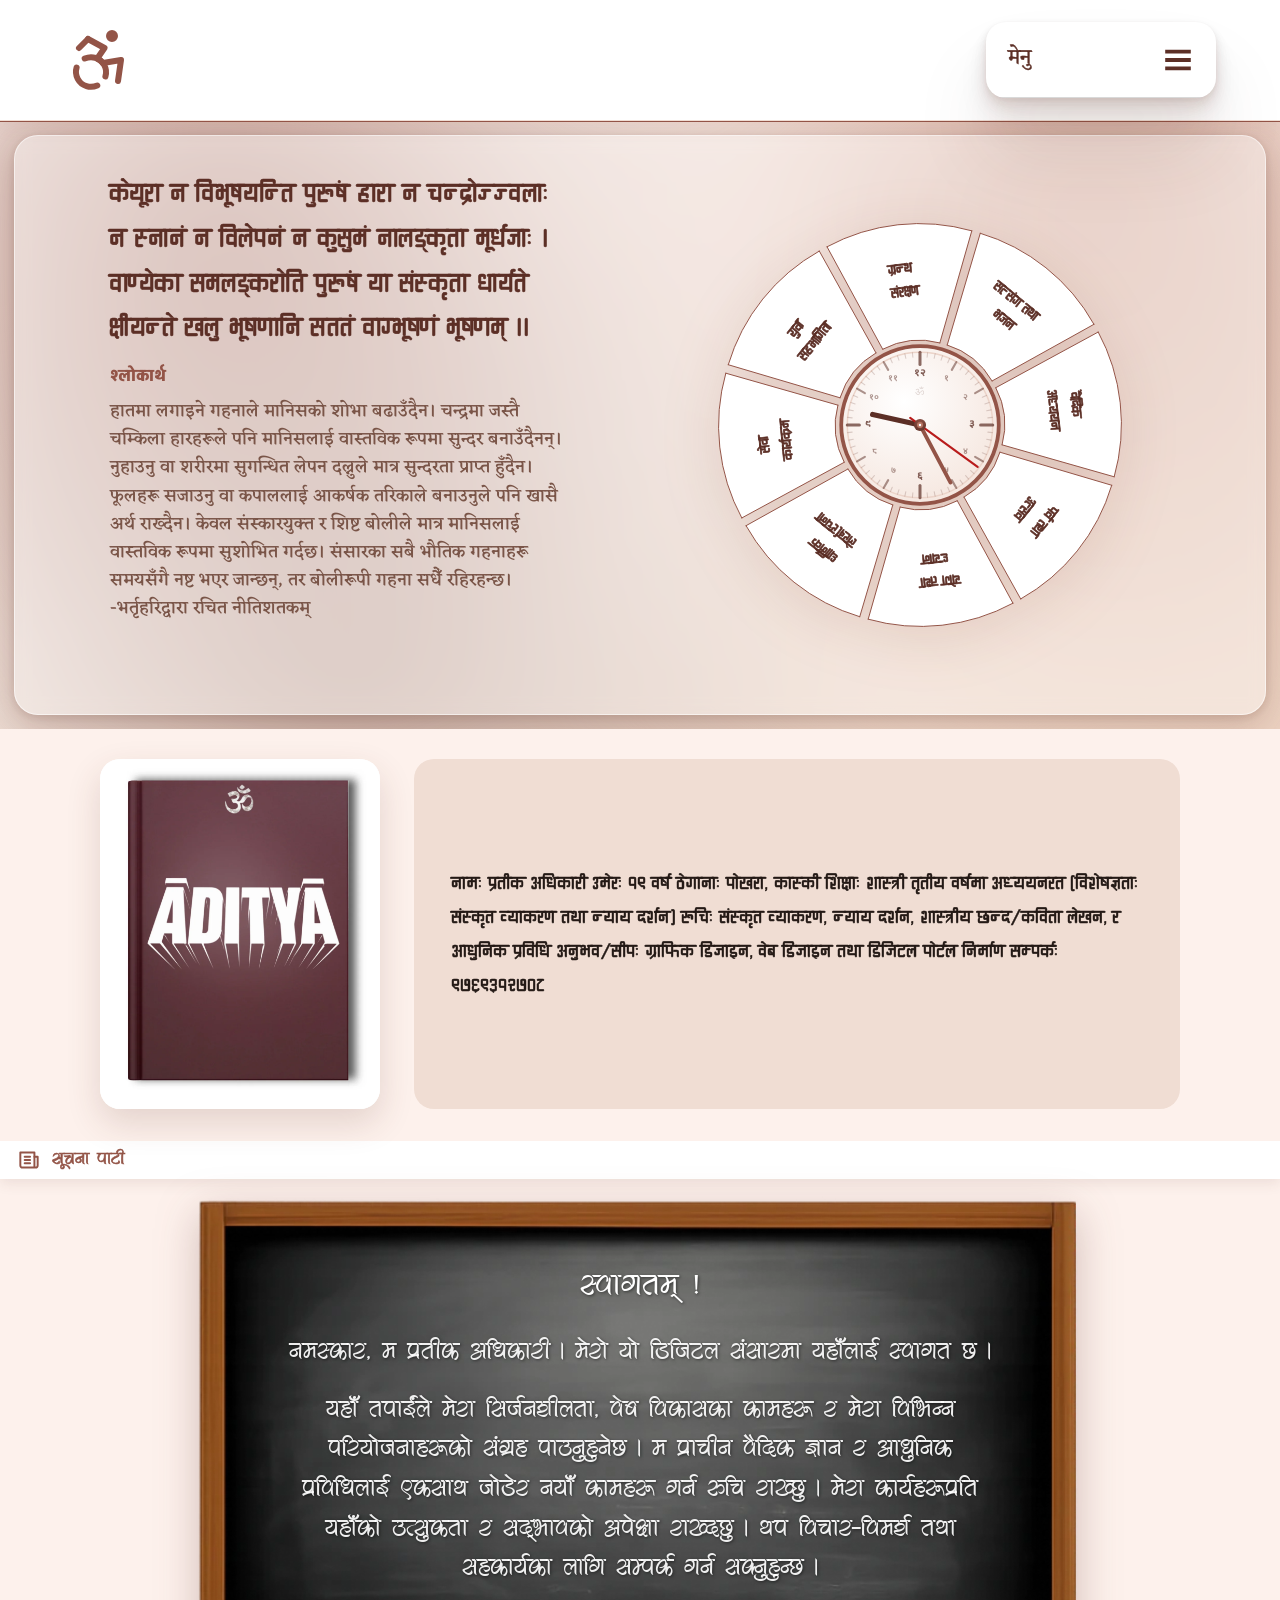
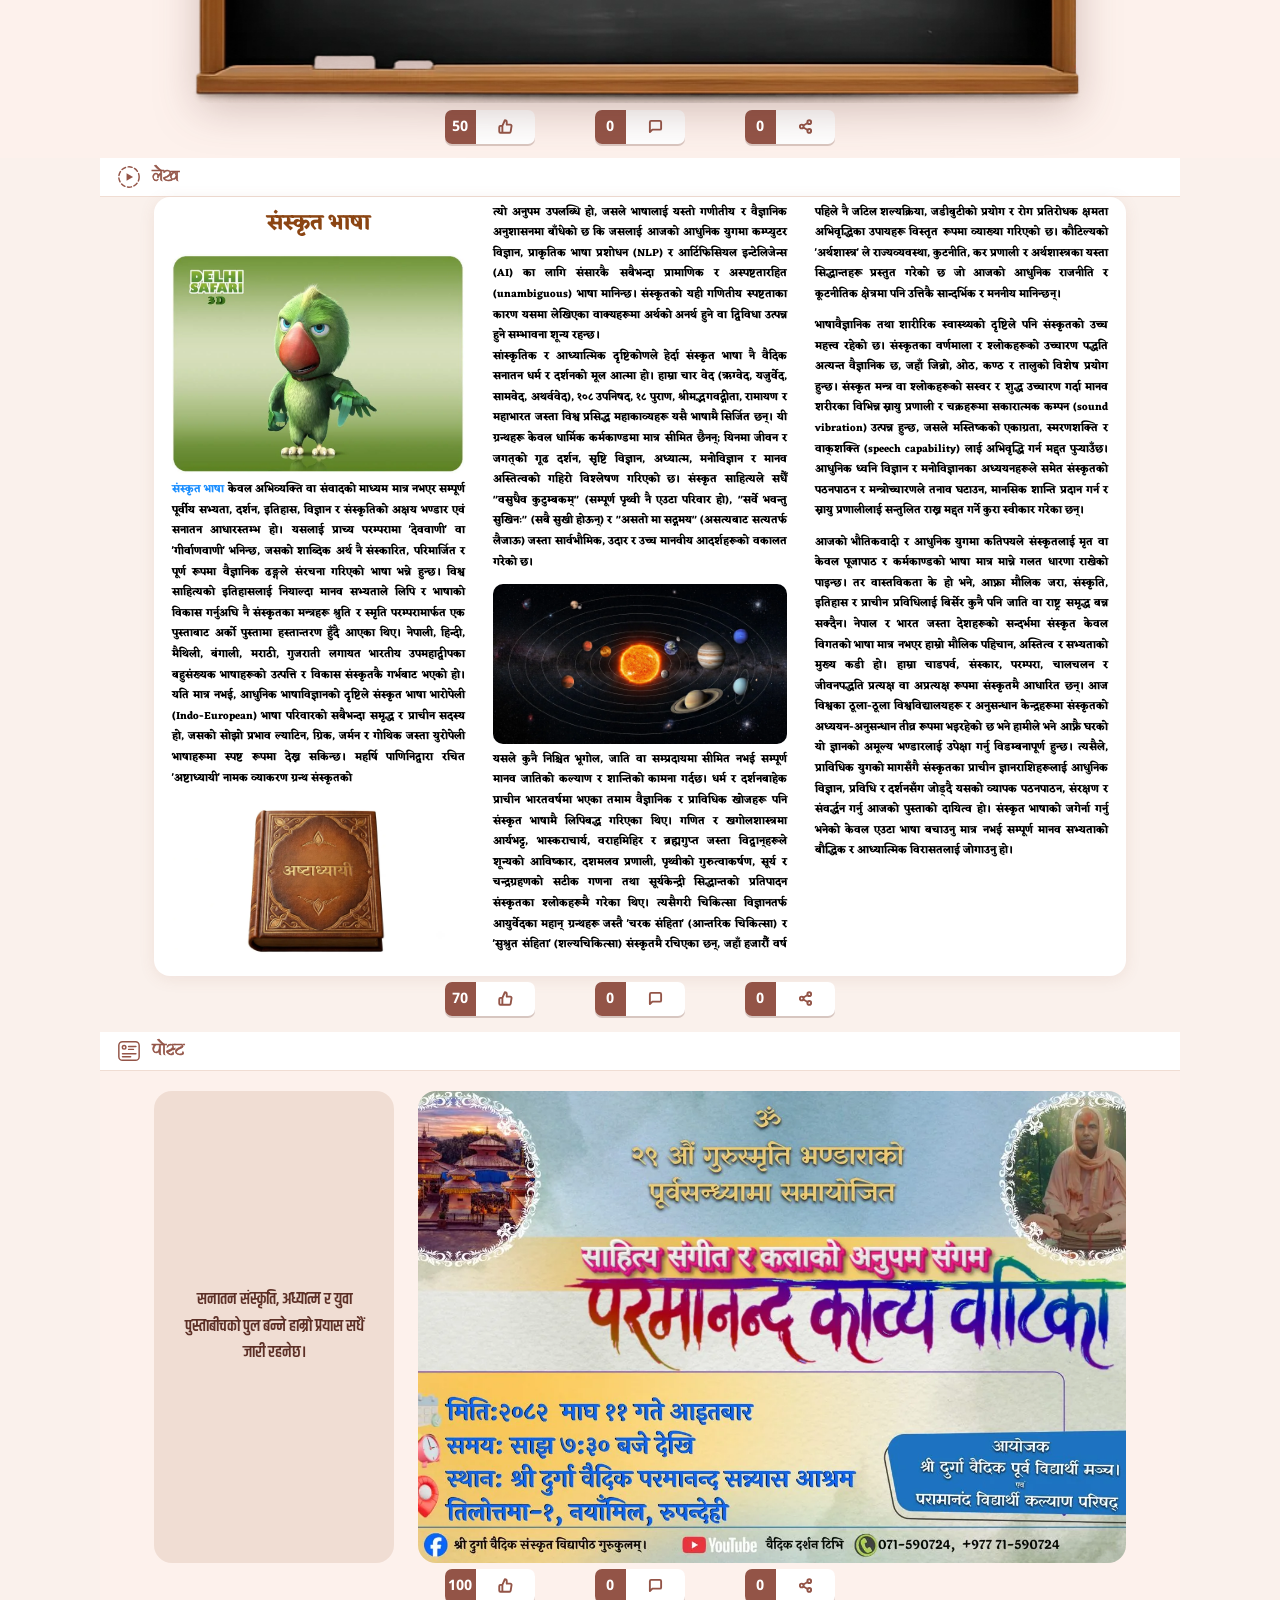
<file: index.html>
<!DOCTYPE html>
<html lang="ne">
<head>
<meta charset="UTF-8">
<meta name="viewport" content="width=device-width, initial-scale=1.0">
<meta http-equiv="Cache-Control" content="no-cache, no-store, must-revalidate">
<meta http-equiv="Pragma" content="no-cache">
<meta http-equiv="Expires" content="0">
<title>प्रतीक अधिकारी (Pratik Adhikari) – व्यक्तिगत पोर्टफोलियो</title>
<meta name="description" content="प्रतीक अधिकारी (Pratik Adhikari) — संस्कृत वाङ्मय र शास्त्र-परम्पराको प्राचीन ज्ञान-विज्ञानलाई आधुनिक पुस्तासम्म रोचक ढङ्गले पुर्‍याउने नेपाली संस्कृत ज्ञान अभियान। श्लोक, लेख, समाचार र किताब।">
<meta name="keywords" content="प्रतीक अधिकारी, Pratik Adhikari, Pratik Adhikari Portfolio, व्यक्तिगत पोर्टफोलियो, संस्कृत, संस्कृत शिक्षा, श्लोक, नेपाल">
<meta name="robots" content="index, follow, max-snippet:-1">
<link rel="canonical" href="https://pratikadhikari.pratikadhikari98.com.np/">
<meta property="og:type" content="website">
<meta property="og:site_name" content="प्रतीक अधिकारी">
<meta property="og:title" content="प्रतीक अधिकारी (Pratik Adhikari) – व्यक्तिगत पोर्टफोलियो">
<meta property="og:description" content="प्रतीक अधिकारी (Pratik Adhikari) — संस्कृत वाङ्मय र शास्त्र-परम्पराको प्राचीन ज्ञान-विज्ञानलाई आधुनिक पुस्तासम्म रोचक ढङ्गले पुर्‍याउने नेपाली संस्कृत ज्ञान अभियान। श्लोक, लेख, समाचार र किताब।">
<meta property="og:url" content="https://pratikadhikari.pratikadhikari98.com.np/">
<meta property="og:image" content="https://pratikadhikari.pratikadhikari98.com.np/share-card.jpg">
<meta property="og:image:width" content="1200">
<meta property="og:image:height" content="630">
<meta property="og:image:alt" content="प्रतीक अधिकारी — व्यक्तिगत पोर्टफोलियो">
<meta property="og:locale" content="ne_NP">
<meta name="twitter:card" content="summary_large_image">
<meta name="twitter:image" content="https://pratikadhikari.pratikadhikari98.com.np/share-card.jpg">
<script type="application/ld+json">
{
  "@context": "https://schema.org",
  "@type": "WebSite",
  "name": "प्रतीक अधिकारी",
  "alternateName": ["Pratik Adhikari", "PRATIK ADHIKARI", "Pratik Adhikari Portfolio"],
  "url": "https://pratikadhikari.pratikadhikari98.com.np/",
  "inLanguage": "ne",
  "description": "प्रतीक अधिकारी (Pratik Adhikari) — संस्कृत वाङ्मय र शास्त्र-परम्पराको प्राचीन ज्ञान-विज्ञानलाई आधुनिक पुस्तासम्म रोचक ढङ्गले पुर्‍याउने नेपाली संस्कृत ज्ञान अभियान। श्लोक, लेख, समाचार र किताब।"
}
</script>
<script type="application/ld+json">
{
  "@context": "https://schema.org",
  "@type": "Person",
  "name": "प्रतीक अधिकारी",
  "alternateName": ["Pratik Adhikari", "PRATIK ADHIKARI", "Pratik Adhikari Portfolio"],
  "url": "https://pratikadhikari.pratikadhikari98.com.np/",
  "image": "https://pratikadhikari.pratikadhikari98.com.np/icon-512.png"
}
</script>
<link rel="manifest" href="manifest.json">
<meta name="theme-color" content="#5c2f26">
<link rel="icon" href="/favicon.ico" sizes="48x48">
<link rel="icon" type="image/png" sizes="48x48" href="/favicon-48x48.png">
<link rel="icon" type="image/png" sizes="192x192" href="/favicon-192x192.png">
<link rel="apple-touch-icon" href="/apple-touch-icon.png">
<meta name="apple-mobile-web-app-capable" content="yes">
<meta name="apple-mobile-web-app-status-bar-style" content="black-translucent">
<link href="https://fonts.googleapis.com/css2?family=Akshar:wght@400;500;600;700&family=Eczar:wght@400;500;600;700;800&family=Khand:wght@400;500;600;700&family=Noto+Sans+Devanagari:wght@400;600;700;900&family=Noto+Serif+Devanagari:wght@400;700&display=swap" rel="stylesheet">
<link rel="stylesheet" href="styles.css?v=20261026a" id="themeStylesheet">
<style>
  .news-page-inner { max-width: 1080px; margin: 0 auto; padding-top: 14px; }
  .news-feed-section { padding-top: 10px; padding-bottom: 10px; }
  #bookEmbedSection.news-feed-section { padding-bottom: 0; }

  /* ══ FLIP BOOK (समाचार १ को तल, किताब पृष्ठबाट सारिएको) — स्कोप गरिएको स्टाइल ══ */
  /* .news-feed-section बाट text-align:center inherit हुँदा भित्री position:absolute img हरू
     (जस्तै edge_shading) बीचमा सर्ने bug आउँथ्यो — यहाँ त्यो inheritance रोकिएको छ। */
  #bookEmbedWrap { display: flex; justify-content: center; align-items: flex-start; width: 100%; padding: 0; overflow: visible; text-align: left; }
  #bookEmbedWrap #bookScaleWrap { transform-origin: top center; transition: transform .8s ease; will-change: transform; }

  #bookEmbedWrap #flip_book { width: 298px; height: 420px; position: relative; transition-duration: .8s; perspective: 2000px; will-change: transform; }

  #bookEmbedWrap .front_cover,
  #bookEmbedWrap .back_cover {
    width: 100%; height: 100%; display: flex; flex-direction: column; justify-content: center; align-items: center;
    border-radius: 2.5px 5px 5px 2.5px; background-image: url(flipbook/images/flip_book_edge_shading.webp);
    background-size: cover; background-position: center; background-repeat: no-repeat;
    background-color: rgb(220, 20, 60); box-shadow: 0 0 5px 0 rgba(25,25,25,0.25);
  }
  /* मूल creative_coding-flip_book रिपोको जस्तै: एउटै सिंगो प्लेन, कुनै blur/preserve-3d/backface split छैन। */
  #bookEmbedWrap .front_cover {
    position: absolute; cursor: pointer; transform-origin: center left; transition: transform 0.7s; z-index: 99; will-change: transform;
  }
  #bookEmbedWrap .front_cover label { width: 100%; height: 100%; position: absolute; cursor: pointer; }

  #bookEmbedWrap .page {
    width: 288px; height: 400px; position: absolute; top: 10px; left: 1px; border-radius: 0 5px 5px 0;
    background-color: white; transform-origin: left; transform-style: preserve-3d; transform: rotateY(0deg); transition: transform 0.5s, z-index 0s 0.5s;
  }
  #bookEmbedWrap .front_page { width: 100%; height: 100%; position: absolute; backface-visibility: hidden; -webkit-backface-visibility: hidden; }
  #bookEmbedWrap .front_page label { width: 100%; height: 100%; position: absolute; cursor: pointer; z-index: 100; }
  #bookEmbedWrap .back_page { width: 100%; height: 100%; position: absolute; backface-visibility: hidden; -webkit-backface-visibility: hidden; transform: rotateY(180deg); z-index: 100; }
  #bookEmbedWrap .back_page label { width: 100%; height: 100%; position: absolute; cursor: pointer; z-index: 100; }
  #bookEmbedWrap .edge_shading { width: 288px; height: 400px; position: absolute; top: 0; left: 0; z-index: 98; }

  #bookEmbedWrap .back_cover { position: relative; z-index: -1; }

  #bookEmbedWrap #cover_checkbox:checked~#flip_book { transform: translateX(144px); }
  #bookEmbedWrap #cover_checkbox:checked~#flip_book .front_cover {
    transform: rotateY(-180deg); transition: transform .8s, z-index .2s .4s; z-index: 1;
  }
  #bookEmbedWrap #cover_checkbox:checked~#flip_book #cover { width: 80%; height: 80%; position: absolute; }

  #bookEmbedWrap .book-page-text {
    width: 287px; height: 398px; position: absolute; top: 1px; left: 0; background: #fdfaf5; box-sizing: border-box;
    padding: 22px 16px; overflow: hidden; font-family: 'Akshar', 'Noto Sans Devanagari', sans-serif;
    font-size: 1.1rem; font-weight: 500; line-height: 1.55; text-align: left; color: #1a1a1a; z-index: 97;
  }
  #bookEmbedWrap .book-page-text.book-front { border-radius: 0 5px 5px 0; }
  #bookEmbedWrap .book-page-text.book-back { left: 1px; border-radius: 5px 0 0 5px; }
  #bookEmbedWrap .book-page-text img { max-width: 100%; max-height: 340px; object-fit: contain; border-radius: 6px; display: block; margin: 6px 0; }
  #bookEmbedWrap .book-page-text p { margin: 0 0 0.6em; }
  #bookEmbedWrap .book-cover-title {
    color: #fff; font-family: 'Noto Serif Devanagari', serif; font-weight: 700; font-size: 1.1rem;
    text-align: center; padding: 0 16px; text-shadow: 0 2px 6px rgba(0,0,0,0.4);
  }
  #bookEmbedWrap input { display: none; }
  #bookEmbedWrap .book-page-text[data-pg]::after { content: attr(data-pg); position: absolute; left: 0; right: 0; bottom: 3px; text-align: center; font-family: 'Eczar','Siddhanta','Noto Serif Devanagari',serif; font-size: .78rem; font-weight: 600; line-height: 1.2; letter-spacing: 0; color: rgba(92,47,38,.75); pointer-events: none; }

  /* ══ किताब नियन्त्रण पट्टी — Neumorphism शैली (सुरु / अघिल्लो / अर्को / अन्त्य / पाना जाने / बुकमार्क) ══ */
  #bookEmbedWrap.bk-instant .page, #bookEmbedWrap.bk-instant .front_cover, #bookEmbedWrap.bk-instant #flip_book { transition: none !important; }
  .bn-wrap { will-change: transform; --bn-bg: var(--sky-pale); --bn-dark: rgba(92,47,38,.20); --bn-light: rgba(255,255,255,.95); --bn-accent: var(--blue-mid);
    max-width: 440px; margin: 18px auto 6px; padding: 0 10px; display: flex; flex-direction: column; align-items: center; gap: 16px; -webkit-user-select: none; user-select: none; }
  .bn-status { min-width: 190px; padding: 9px 20px; border-radius: 999px; background: var(--bn-bg); color: var(--blue-dark); font-weight: 700; font-size: .95rem; line-height: 1.3;
    box-shadow: inset 3px 3px 7px rgba(92,47,38,.18), inset -3px -3px 7px rgba(255,255,255,.95); }
  .bn-row { display: flex; justify-content: center; gap: 14px; flex-wrap: wrap; }
  .bn-btn { position: relative; width: 56px; height: 56px; padding: 0; margin: 0; border: 1px solid rgba(255,255,255,.55); border-radius: 18px; cursor: pointer;
    display: inline-flex; flex-direction: column; align-items: center; justify-content: center; gap: 3px; color: var(--blue-dark); font-family: inherit;
    background: linear-gradient(135deg, var(--bn-bg), rgba(255,255,255,.35));
    box-shadow: 1px 1px 2px rgba(92,47,38,.14), 3px 3px 7px -1px rgba(92,47,38,.16), 7px 7px 16px -4px var(--bn-dark), -3px -3px 8px var(--bn-light);
    transition: all 200ms ease-out; -webkit-tap-highlight-color: transparent; outline: 0; }
  .bn-btn svg { width: 24px; height: 24px; fill: none; stroke: currentColor; stroke-width: 2; stroke-linecap: round; stroke-linejoin: round; transition: all 200ms ease-out; }
  .bn-btn span { font-size: .62rem; font-weight: 700; line-height: 1; }
  .bn-btn:active { box-shadow: inset 2px 2px 5px rgba(92,47,38,.28), inset -2px -2px 5px rgba(255,255,255,.9); border-color: rgba(92,47,38,.12); transform: scale(.97); }
  .bn-btn.is-on { background: var(--bn-accent); color: #fff; border-color: rgba(0,0,0,.12);
    box-shadow: inset 0 0 14px rgba(0,0,0,.24), inset 0 6px 8px rgba(255,255,255,.16), -2px -2px 6px var(--bn-light); }
  .bn-btn.is-on svg { animation: bnIconOn 400ms ease-out 40ms both; }
  .bn-btn.is-on#bnMark svg { fill: currentColor; }
  @keyframes bnIconOn { 0% { opacity: 0; transform: translateX(14px); } 30% { opacity: 0; } 100% { opacity: 1; transform: translateX(0); } }
  .bn-row-zip { width: 100%; flex-wrap: nowrap; align-items: center; gap: 10px; }
  .bn-zip { position: relative; flex: 1 1 auto; min-width: 0; height: 50px; touch-action: none; cursor: grab; -webkit-tap-highlight-color: transparent; outline: 0; }
  .bn-zip:focus-visible .bn-zip-pull { outline: 2px solid var(--bn-accent); outline-offset: 2px; }
  .bn-zip-track { position: absolute; left: 0; right: 0; top: 50%; height: 24px; margin-top: -12px; border-radius: 999px; overflow: hidden; background-color: var(--bn-bg);
    box-shadow: inset 3px 3px 7px rgba(92,47,38,.20), inset -3px -3px 7px rgba(255,255,255,.95);
    background-image: repeating-linear-gradient(90deg, rgba(92,47,38,.34) 0 2px, transparent 2px 6px), repeating-linear-gradient(90deg, transparent 0 3px, rgba(92,47,38,.34) 3px 5px, transparent 5px 6px);
    background-size: 100% 5px, 100% 5px; background-position: 0 5px, 0 14px; background-repeat: no-repeat; }
  .bn-zip-fill { position: absolute; left: 0; top: 0; bottom: 0; width: 20px; border-radius: 999px 0 0 999px;
    background-image: repeating-linear-gradient(90deg, var(--bn-accent) 0 2px, transparent 2px 6px), repeating-linear-gradient(90deg, transparent 0 3px, var(--bn-accent) 3px 5px, transparent 5px 6px);
    background-size: 100% 5px, 100% 5px; background-position: 0 5px, 0 14px; background-repeat: no-repeat; }
  .bn-zip-pull { will-change: transform; position: absolute; top: 50%; left: 0; width: 40px; height: 36px; margin-top: -18px; border-radius: 12px; display: flex; align-items: center; justify-content: center; color: var(--blue-dark);
    border: 1px solid rgba(255,255,255,.55); background: linear-gradient(135deg, var(--bn-bg), rgba(255,255,255,.35));
    box-shadow: 1px 1px 2px rgba(92,47,38,.14), 3px 3px 7px -1px rgba(92,47,38,.2), 6px 6px 12px -4px var(--bn-dark), -3px -3px 7px var(--bn-light); transition: transform 160ms ease-out, box-shadow 160ms ease-out; }
  .bn-zip-pull svg { width: 20px; height: 20px; fill: none; stroke: currentColor; stroke-width: 2; stroke-linecap: round; stroke-linejoin: round; }
  .bn-zip.is-drag { cursor: grabbing; }
  .bn-zip.is-drag .bn-zip-pull { transition: none; box-shadow: inset 2px 2px 5px rgba(92,47,38,.28), inset -2px -2px 5px rgba(255,255,255,.9); color: var(--bn-accent); }
  .bn-row-tools { align-items: center; }
  .bn-jump { display: inline-flex; align-items: center; gap: 8px; padding: 8px 10px; border-radius: 18px; background: var(--bn-bg); color: var(--blue-dark);
    box-shadow: inset 3px 3px 7px rgba(92,47,38,.16), inset -3px -3px 7px rgba(255,255,255,.95); }
  .bn-jump label { font-size: .85rem; font-weight: 700; }
  .bn-jump .bn-input { width: 84px; }
  .bn-input.bn-bad { box-shadow: inset 2px 2px 5px rgba(185,28,28,.45), inset -2px -2px 5px rgba(255,255,255,.95); }
  .bn-hash { width: 18px; height: 18px; fill: none; stroke: currentColor; stroke-width: 2; stroke-linecap: round; stroke-linejoin: round; opacity: .75; flex: none; }
  .bn-go-icon { width: 40px; height: 40px; padding: 0; display: inline-flex; align-items: center; justify-content: center; border-radius: 12px; }
  .bn-go-icon svg { width: 20px; height: 20px; fill: none; stroke: currentColor; stroke-width: 2.2; stroke-linecap: round; stroke-linejoin: round; }
  .bn-btn.is-idle { opacity: .55; }
  .bn-panel { width: 100%; padding: 14px 12px; border-radius: 18px; background: var(--bn-bg); color: var(--blue-dark);
    box-shadow: inset 3px 3px 8px rgba(92,47,38,.16), inset -3px -3px 8px rgba(255,255,255,.95); display: flex; flex-wrap: wrap; justify-content: center; align-items: center; gap: 10px; }
  .bn-panel[hidden] { display: none; }
  .bn-panel label { font-size: .85rem; font-weight: 700; }
  .bn-input { width: 96px; padding: 9px 12px; border: 0; border-radius: 12px; background: var(--bn-bg); color: var(--blue-dark); font-weight: 700; font-size: 1rem; font-family: inherit; text-align: center; outline: 0;
    box-shadow: inset 2px 2px 5px rgba(92,47,38,.2), inset -2px -2px 5px rgba(255,255,255,.95); }
  .bn-go, .bn-chip { border: 1px solid rgba(255,255,255,.55); border-radius: 12px; padding: 9px 16px; cursor: pointer; color: var(--blue-dark); font-weight: 700; font-size: .88rem; font-family: inherit;
    background: linear-gradient(135deg, var(--bn-bg), rgba(255,255,255,.35)); box-shadow: 2px 2px 6px rgba(92,47,38,.2), -2px -2px 6px var(--bn-light); transition: all 160ms ease-out; -webkit-tap-highlight-color: transparent; }
  .bn-go:active, .bn-chip:active { box-shadow: inset 2px 2px 5px rgba(92,47,38,.25), inset -2px -2px 5px rgba(255,255,255,.9); }
  .bn-chipwrap { display: inline-flex; align-items: center; gap: 6px; }
  .bn-del { width: 30px; height: 30px; padding: 0; border-radius: 50%; line-height: 1; }
  .bn-empty { font-size: .85rem; opacity: .8; }

  /* swipe card+text र समाचार १ बीचको खाली ठाउँ घटाइएको; dots हटाइयो */
  .showcase-section { padding-bottom: 6px; }
  .showcase-dots { display: none; }
  .news-page-inner { padding-top: 0; }
  #news > .news-feed-section:first-child { padding-top: 0; }

  /* समाचार १ र २ — स्क्रिनको दुवै छेउ छुने (full-width) */
  @media (max-width: 1080px) {
    #news > .news-feed-section:not(#bookEmbedSection) { padding-left: 0; padding-right: 0; }
    #news .news-feed-list { max-width: none; }
    #news .news-feed-card { border-radius: 0; }
  }

  /* Ananda Devanagari Round फन्ट — समाचार शीर्षकहरूका लागि */
  @font-face {
    font-family: 'Ananda Devanagari Round';
    src: url([data-uri]) format('truetype');
    font-weight: normal; font-style: normal; font-display: swap;
  }
  /* समाचार १ र २ का शीर्षक बीचमा */
  #news .news-feed-card h3 { text-align: center; font-family: 'Ananda Devanagari Round', 'Noto Serif Devanagari', serif; font-weight: normal; -webkit-text-stroke: 0.5px currentColor; /* फन्टमा Bold छैन — हल्का रेखा थपेर बोल्ड बनाइएको */ font-size: 1.9rem; line-height: 1.35; }
  /* फ्लिप किताब र समाचार २ बीचको ठाउँ अलि बढाइएको */
  .site-h1 { position:absolute; width:1px; height:1px; margin:-1px; padding:0; overflow:hidden; clip:rect(0,0,0,0); white-space:nowrap; border:0; }
  /* ── प्रतीक साहित्य संग्रहबाट random कविता (कभर → छोएपछि कविता खुल्छ) ── */
  .poem-section { margin-top: 18px; }
  .pf-box { background: var(--white); border: 1px solid var(--sky); border-radius: 16px; padding: 16px; box-shadow: 0 4px 18px rgba(147,84,71,.08); }
  .pf-head { display: flex; align-items: center; justify-content: space-between; gap: 10px; flex-wrap: nowrap; margin-bottom: 14px; }
  /* Ananda Devanagari Round (Bold जस्तो) — समाचार शीर्षकसँग उही फन्ट */
  .pf-head .pf-h { margin: 0; font-family: 'Ananda Devanagari Round', 'Noto Serif Devanagari', serif; font-weight: normal; -webkit-text-stroke: 0.5px currentColor; font-size: 1.7rem; line-height: 1.3; color: var(--blue-mid); text-align: left; }
  .pf-dots { flex: 0 0 auto; width: 40px; height: 40px; border-radius: 50%; border: 1.5px solid var(--blue-mid); color: var(--blue-mid); display: flex; align-items: center; justify-content: center; text-decoration: none; background: var(--white); }
  .pf-dots:active { background: var(--blue-mid); color: var(--white); }
  .pf-grid { display: grid; grid-template-columns: repeat(2, 1fr); gap: 22px 16px; }
  @media (min-width: 760px) { .pf-grid { grid-template-columns: repeat(4, 1fr); } }
  .pf-item { cursor: pointer; outline: none; transition: transform .15s ease; }
  .pf-item:active { transform: scale(.96); }
  @media (hover: hover) and (pointer: fine) { .pf-item:hover { transform: translateY(-4px); } }
  .pf-book { width: 100%; aspect-ratio: 298 / 420; }
  /* प्रतीक साहित्य संग्रहकै कभर: किताब जस्तो कुना + edge shading + हल्का छाया */
  .pf-face { position: relative; width: 100%; height: 100%; display: flex; align-items: center; justify-content: center; border-radius: 2.5px 5px 5px 2.5px; overflow: hidden; background-color: var(--cover-color, rgb(220, 20, 60)); box-shadow: 0 0 5px 0 rgba(25, 25, 25, 0.25); }
  .pf-face::after { content: ""; position: absolute; inset: 0; background: url("photos/book_edge_shading.webp") center / 100% 100% no-repeat; pointer-events: none; z-index: 2; }
  .pf-face > img { display: block; width: 100%; height: 100%; object-fit: cover; }
  .pf-text-cover { position: absolute; inset: 9% 9% 9% 15%; border: 1px solid rgba(255,255,255,.5); display: flex; align-items: center; justify-content: center; padding: 8px; text-align: center; }
  .pf-text-title { color: #fff; font-weight: 700; line-height: 1.35; font-size: clamp(14px, 4.6vw, 20px); text-shadow: 0 1px 3px rgba(0,0,0,.35); word-break: break-word; }
  .pf-info { padding: 8px 2px 0; text-align: left; }
  .pf-cat { display: inline-block; font-size: 10px; letter-spacing: .5px; color: var(--blue-mid); background: var(--sky); padding: 2px 9px; border-radius: 20px; font-weight: 600; margin-bottom: 6px; }
  .pf-title { font-weight: 600; font-size: 15px; line-height: 1.35; color: var(--text); display: -webkit-box; -webkit-line-clamp: 2; -webkit-box-orient: vertical; overflow: hidden; }
  .pf-rt { margin-top: 7px; padding-top: 7px; border-top: 1px solid var(--sky); font-size: 10px; color: var(--text-light); }
  .pf-foot { margin-top: 12px; text-align: center; font-size: .88rem; }
  .pf-foot a { color: var(--blue-mid); font-weight: 700; text-decoration: none; }
  .pf-modal { position: fixed; inset: 0; z-index: 9999; background: rgba(40,20,15,.6); display: flex; align-items: center; justify-content: center; padding: 14px; }
  .pf-modal[hidden] { display: none; }
  .pf-panel { position: relative; background: var(--white); border-radius: 16px; width: 100%; max-width: 560px; max-height: 88vh; overflow-y: auto; padding: 22px 18px 18px; box-shadow: 0 10px 40px rgba(0,0,0,.35); }
  .pf-close { position: sticky; top: 0; float: right; width: 38px; height: 38px; margin: -8px -6px 0 8px; border-radius: 50%; border: 0; background: var(--blue-mid); color: #fff; font-size: 1rem; cursor: pointer; z-index: 2; }
  .pf-item, .pf-modal { font-family: 'Akshar', 'Noto Sans Devanagari', sans-serif; }
  .pf-panel h3 { font-size: 1.4rem; font-weight: 700; color: var(--blue-dark); margin: 0 0 4px; text-align: left; }
  .pf-meta { font-size: .85rem; color: var(--text-light); text-align: left; margin-bottom: 14px; }
  .pf-text { white-space: pre-line; line-height: 2; font-size: 1.1rem; color: var(--text); text-align: left; }
  /* चक्रका ८ लेबल: Ananda Devanagari Round (Bold जस्तो) */
  #wheelSvg .wheel-label { font-family: 'Ananda Devanagari Round', 'Noto Sans Devanagari', sans-serif; font-weight: normal; font-size: 14.5px; stroke: #5c2f26; stroke-width: 0.4px; stroke-linejoin: round; }
  /* ── गृहपृष्ठमा हिरो + परिचय मात्र; बाँकी भाग ☰ मेनुबाट खुल्ने "view" हरू ── */
  html[data-vs="home"] [data-view]:not([data-view="news"]),
  html[data-vs="showcase"] [data-view]:not([data-view="showcase"]),
  html[data-vs="news"] [data-view]:not([data-view="news"]),
  html[data-vs="book"] [data-view]:not([data-view="book"]),
  html[data-vs="poems"] [data-view]:not([data-view="poems"]),
  html[data-vs="about"] [data-view]:not([data-view="about"]) {
    position: absolute !important; left: -20000px; top: 0; width: min(100vw, 1080px); height: 0 !important;
    overflow: hidden !important; visibility: hidden !important; pointer-events: none !important;
  }
  html:not([data-vs="home"]) #desktopTopWrap, html:not([data-vs="home"]) #purpose, html:not([data-vs="home"]) #noticeBoard, html:not([data-vs="home"]) #poemCarousel { display: none !important; }
  html[data-vs="home"] .news-page-inner { padding-top: 0; }
  .header-dropdown { min-width: 232px; }
  .menu-nav { display: flex; flex-direction: row; justify-content: center; align-items: center; gap: 2px; flex-wrap: nowrap; margin-bottom: 8px; }
  .menu-nav-link { display: flex; align-items: center; justify-content: center; width: 38px; height: 38px; padding: 0; flex: 0 0 auto; border-radius: 10px; text-decoration: none; color: var(--text); font-size: 1rem; font-weight: 600; }
  /* मेनुको 'समाचार' — हिन्दी/देवनागरी Eczar फन्ट */
  .menu-nav-link.menu-nav-eczar { font-family: 'Eczar', 'Noto Serif Devanagari', serif; }
  .menu-nav-link:hover, .menu-nav-link:active { background: var(--sky-pale); }
  .menu-nav-link.active { background: var(--sky); color: var(--blue-dark); }
  .menu-sep { height: 1px; background: #f0ddd3; margin: 4px 0 8px; }
</style>
<script>(function(){var m=/view=(showcase|news|book|poems|about)/.exec(location.hash||"");document.documentElement.setAttribute("data-vs",m?((m[1]==="showcase"||m[1]==="news")?"home":m[1]):"home");})();</script>
</head>
<body>

<!-- HEADER -->
<header id="siteHeader">
  <div class="logo-area">
    <div class="aditya-access-icon" id="adityaAccessIcon" role="img" aria-label="प्रतीक अधिकारी" tabindex="0">
      <svg fill="none" width="72" height="72" stroke="currentColor" stroke-linecap="round" stroke-linejoin="round" stroke-width="2" viewBox="0 0 24 24" xmlns="http://www.w3.org/2000/svg">
        <circle class="ac-circle" cx="16" cy="4" r="1"/>
        <g class="ac-primary">
          <path d="m18 19 1-7-6 1"/>
          <path d="M8,5l5.5,3-2.4,3.5"/>
          <path class="ac-path" d="M8 5 L5 8"/>
        </g>
        <g class="ac-secondary">
          <path d="M4.2,14.5c-.8,2.6.7,5.4,3.3,6.2,1.2.4,2.4.3,3.6-.2"/>
          <path d="M13.8,17.5c.8-2.6-.7-5.4-3.3-6.2-1.2-.4-2.4-.3-3.6.2"/>
          <path d="M13,13.1c-.5-.7-1.1-1.2-1.9-1.6"/>
        </g>
      </svg>
    </div>
  </div>
  <div class="header-menu">
    <div class="hm-card" id="hmCard">
    <button class="menu-dots-btn" id="menuDotsBtn" onclick="toggleHeaderMenu()" aria-label="मेनु" aria-haspopup="true" aria-expanded="false"><span class="hm-title">मेनु</span><svg id="hbIcon" class="hb-icon" width="32" height="32" viewBox="0 0 100 100" aria-hidden="true"><path class="hb-p1"><animate class="hb-a1" attributeName="d" dur="0.35s" repeatCount="1" fill="freeze"/></path><path class="hb-p2"><animate class="hb-a2" attributeName="d" dur="0.35s" repeatCount="1" fill="freeze"/></path><path class="hb-p3"><animate class="hb-a3" attributeName="d" dur="0.35s" repeatCount="1" fill="freeze"/></path></svg></button>
    <div class="header-dropdown" id="headerDropdown">
      <nav class="menu-nav" aria-label="मुख्य मेनु">
        <a class="menu-nav-link" href="#view=home" data-go="home" aria-label="गृहपृष्ठ" title="गृहपृष्ठ"><svg width="26" height="26" viewBox="0 0 24 24" fill="none" stroke="currentColor" stroke-width="1.9" stroke-linecap="round" stroke-linejoin="round" aria-hidden="true"><path d="M3 11.5 12 4l9 7.5"/><path d="M5.5 10v10h13V10"/><path d="M10 20v-6h4v6"/></svg></a>
        <a class="menu-nav-link" href="#view=book" data-go="book" aria-label="किताब" title="किताब"><svg width="26" height="26" viewBox="0 0 24 24" fill="none" stroke="currentColor" stroke-width="1.9" stroke-linecap="round" stroke-linejoin="round" aria-hidden="true"><path d="M12 6c-2-1.5-5-2-8-2v14c3 0 6 .5 8 2 2-1.5 5-2 8-2V4c-3 0-6 .5-8 2z"/><path d="M12 6v14"/></svg></a>
        <a class="menu-nav-link" href="#view=about" data-go="about" aria-label="बारेमा" title="बारेमा"><svg width="26" height="26" viewBox="0 0 24 24" fill="none" stroke="currentColor" stroke-width="1.9" stroke-linecap="round" stroke-linejoin="round" aria-hidden="true"><circle cx="12" cy="12" r="9"/><path d="M12 11v6"/><circle cx="12" cy="7.8" r=".6" fill="currentColor"/></svg></a>
      </nav>
      <div class="menu-sep"></div>
      <div class="theme-picker">
        <div class="theme-picker-label">थिम रोज्नुहोस्</div>
        <div class="theme-swatches">
          <button class="theme-swatch" data-theme="terracotta" style="background:#935447;" onclick="setAdityaTheme('terracotta')" aria-label="Terracotta theme"></button>
        </div>
      </div>
      <a href="admin.html" class="menu-admin-link" title="Admin">🐚 <span>Admin</span></a>
    </div>
    </div>
  </div>
</header>
<div id="headerSpacer"></div>

<div id="desktopTopWrap">
<div id="desktopTopInner">
<!-- HERO -->
<section class="hero" id="home">
  <div class="hero-text">
    <h1 class="site-h1">प्रतीक अधिकारी (Pratik Adhikari)</h1>
    <div class="shloka-rotator" id="shlokaRotator" data-source="data/shlokas.json">
      <h2 class="hero-shloka" id="shlokaText"></h2>
      <div class="section-label" style="text-align:left;">श्लोकार्थ</div>
      <p id="shlokaMeaning" lang="hi"></p>
    </div>
  </div>

  <!-- SPINNING WHEEL -->
  <div class="wheel-container">
    <div class="wheel-svg-wrap" id="wheelWrap">
      <svg viewBox="-5 -5 330 330" xmlns="http://www.w3.org/2000/svg" id="wheelSvg">
        <!-- Rotating group -->
        <g id="wheelGroup" transform="rotate(0,160,160)">

          <!-- EXPLODED SEGMENTS — uniform thin stroke, small parallel gap -->

          <!-- Segment 1: सत्संग तथा भजन -->
          <path fill="#ffffff" stroke="none" d="M 162.91,27.38 A 128,128 0 0,1 251.72,64.16 L 197.59,118.83 A 52,52 0 0,0 162.53,104.30 Z"/>
          <path fill="none" stroke="#935447" stroke-width="0.6" stroke-linecap="round" d="M 162.91,27.38 A 128,128 0 0,1 251.72,64.16"/>
          <path fill="none" stroke="#935447" stroke-width="0.6" stroke-linecap="round" d="M 197.59,118.83 A 52,52 0 0,0 162.53,104.30"/>
          <line x1="251.72" y1="64.16" x2="197.59" y2="118.83" stroke="#935447" stroke-width="0.6" stroke-linecap="round"/>
          <line x1="162.53" y1="104.30" x2="162.91" y2="27.38" stroke="#935447" stroke-width="0.6" stroke-linecap="round"/>
          <text transform="translate(196.2,72.7) rotate(22.5)" text-anchor="middle" font-size="10.5" fill="#5c2f26" class="wheel-label" aria-label="सत्संग तथा भजन">
            <tspan x="0" dy="-6">;T;+u tyf</tspan>
            <tspan x="0" dy="15">ehg</tspan>
          </text>

          <!-- Segment 2: वैदिक अध्ययन -->
          <path fill="#ffffff" stroke="none" d="M 255.84,68.28 A 128,128 0 0,1 292.62,157.09 L 215.70,157.47 A 52,52 0 0,0 201.17,122.41 Z"/>
          <path fill="none" stroke="#935447" stroke-width="0.6" stroke-linecap="round" d="M 255.84,68.28 A 128,128 0 0,1 292.62,157.09"/>
          <path fill="none" stroke="#935447" stroke-width="0.6" stroke-linecap="round" d="M 215.70,157.47 A 52,52 0 0,0 201.17,122.41"/>
          <line x1="292.62" y1="157.09" x2="215.70" y2="157.47" stroke="#935447" stroke-width="0.6" stroke-linecap="round"/>
          <line x1="201.17" y1="122.41" x2="255.84" y2="68.28" stroke="#935447" stroke-width="0.6" stroke-linecap="round"/>
          <text transform="translate(247.3,123.8) rotate(67.5)" text-anchor="middle" font-size="10.5" fill="#5c2f26" class="wheel-label" aria-label="वैदिक अध्ययन">
            <tspan x="0" dy="-6">j}lbs</tspan>
            <tspan x="0" dy="15">cWoog</tspan>
          </text>

          <!-- Segment 3: पर्व तथा उत्सव -->
          <path fill="#ffffff" stroke="none" d="M 292.62,162.91 A 128,128 0 0,1 255.84,251.72 L 201.17,197.59 A 52,52 0 0,0 215.70,162.53 Z"/>
          <path fill="none" stroke="#935447" stroke-width="0.6" stroke-linecap="round" d="M 292.62,162.91 A 128,128 0 0,1 255.84,251.72"/>
          <path fill="none" stroke="#935447" stroke-width="0.6" stroke-linecap="round" d="M 201.17,197.59 A 52,52 0 0,0 215.70,162.53"/>
          <line x1="255.84" y1="251.72" x2="201.17" y2="197.59" stroke="#935447" stroke-width="0.6" stroke-linecap="round"/>
          <line x1="215.70" y1="162.53" x2="292.62" y2="162.91" stroke="#935447" stroke-width="0.6" stroke-linecap="round"/>
          <text transform="translate(247.3,196.2) rotate(112.5)" text-anchor="middle" font-size="10.5" fill="#5c2f26" class="wheel-label" aria-label="पर्व तथा उत्सव">
            <tspan x="0" dy="-6">kj{ tyf</tspan>
            <tspan x="0" dy="15">pT;j</tspan>
          </text>

          <!-- Segment 4: योग तथा ध्यान -->
          <path fill="#ffffff" stroke="none" d="M 251.72,255.84 A 128,128 0 0,1 162.91,292.62 L 162.53,215.70 A 52,52 0 0,0 197.59,201.17 Z"/>
          <path fill="none" stroke="#935447" stroke-width="0.6" stroke-linecap="round" d="M 251.72,255.84 A 128,128 0 0,1 162.91,292.62"/>
          <path fill="none" stroke="#935447" stroke-width="0.6" stroke-linecap="round" d="M 162.53,215.70 A 52,52 0 0,0 197.59,201.17"/>
          <line x1="162.91" y1="292.62" x2="162.53" y2="215.70" stroke="#935447" stroke-width="0.6" stroke-linecap="round"/>
          <line x1="197.59" y1="201.17" x2="251.72" y2="255.84" stroke="#935447" stroke-width="0.6" stroke-linecap="round"/>
          <text transform="translate(196.2,247.3) rotate(157.5)" text-anchor="middle" font-size="10.5" fill="#5c2f26" class="wheel-label" aria-label="योग तथा ध्यान">
            <tspan x="0" dy="-6">of]u tyf</tspan>
            <tspan x="0" dy="15">Wofg</tspan>
          </text>

          <!-- Segment 5: धार्मिक लेख-रचना -->
          <path fill="#ffffff" stroke="none" d="M 157.09,292.62 A 128,128 0 0,1 68.28,255.84 L 122.41,201.17 A 52,52 0 0,0 157.47,215.70 Z"/>
          <path fill="none" stroke="#935447" stroke-width="0.6" stroke-linecap="round" d="M 157.09,292.62 A 128,128 0 0,1 68.28,255.84"/>
          <path fill="none" stroke="#935447" stroke-width="0.6" stroke-linecap="round" d="M 122.41,201.17 A 52,52 0 0,0 157.47,215.70"/>
          <line x1="68.28" y1="255.84" x2="122.41" y2="201.17" stroke="#935447" stroke-width="0.6" stroke-linecap="round"/>
          <line x1="157.47" y1="215.70" x2="157.09" y2="292.62" stroke="#935447" stroke-width="0.6" stroke-linecap="round"/>
          <text transform="translate(123.8,247.3) rotate(202.5)" text-anchor="middle" font-size="10.5" fill="#5c2f26" class="wheel-label" aria-label="धार्मिक लेख-रचना">
            <tspan x="0" dy="-6">wfld{s</tspan>
            <tspan x="0" dy="15">n]v-/rgf</tspan>
          </text>

          <!-- Segment 6: सेवा कार्यक्रम -->
          <path fill="#ffffff" stroke="none" d="M 64.16,251.72 A 128,128 0 0,1 27.38,162.91 L 104.30,162.53 A 52,52 0 0,0 118.83,197.59 Z"/>
          <path fill="none" stroke="#935447" stroke-width="0.6" stroke-linecap="round" d="M 64.16,251.72 A 128,128 0 0,1 27.38,162.91"/>
          <path fill="none" stroke="#935447" stroke-width="0.6" stroke-linecap="round" d="M 104.30,162.53 A 52,52 0 0,0 118.83,197.59"/>
          <line x1="27.38" y1="162.91" x2="104.30" y2="162.53" stroke="#935447" stroke-width="0.6" stroke-linecap="round"/>
          <line x1="118.83" y1="197.59" x2="64.16" y2="251.72" stroke="#935447" stroke-width="0.6" stroke-linecap="round"/>
          <text transform="translate(72.7,196.2) rotate(247.5)" text-anchor="middle" font-size="10.5" fill="#5c2f26" class="wheel-label" aria-label="सेवा कार्यक्रम">
            <tspan x="0" dy="-6">;]jf</tspan>
            <tspan x="0" dy="15">sfo{s|d</tspan>
          </text>

          <!-- Segment 7: युवा सहभागिता -->
          <path fill="#ffffff" stroke="none" d="M 27.38,157.09 A 128,128 0 0,1 64.16,68.28 L 118.83,122.41 A 52,52 0 0,0 104.30,157.47 Z"/>
          <path fill="none" stroke="#935447" stroke-width="0.6" stroke-linecap="round" d="M 27.38,157.09 A 128,128 0 0,1 64.16,68.28"/>
          <path fill="none" stroke="#935447" stroke-width="0.6" stroke-linecap="round" d="M 118.83,122.41 A 52,52 0 0,0 104.30,157.47"/>
          <line x1="64.16" y1="68.28" x2="118.83" y2="122.41" stroke="#935447" stroke-width="0.6" stroke-linecap="round"/>
          <line x1="104.30" y1="157.47" x2="27.38" y2="157.09" stroke="#935447" stroke-width="0.6" stroke-linecap="round"/>
          <text transform="translate(72.7,123.8) rotate(292.5)" text-anchor="middle" font-size="10.5" fill="#5c2f26" class="wheel-label" aria-label="युवा सहभागिता">
            <tspan x="0" dy="-6">o'jf</tspan>
            <tspan x="0" dy="15">;xeflutf</tspan>
          </text>

          <!-- Segment 8: ग्रन्थ संरक्षण -->
          <path fill="#ffffff" stroke="none" d="M 68.28,64.16 A 128,128 0 0,1 157.09,27.38 L 157.47,104.30 A 52,52 0 0,0 122.41,118.83 Z"/>
          <path fill="none" stroke="#935447" stroke-width="0.6" stroke-linecap="round" d="M 68.28,64.16 A 128,128 0 0,1 157.09,27.38"/>
          <path fill="none" stroke="#935447" stroke-width="0.6" stroke-linecap="round" d="M 157.47,104.30 A 52,52 0 0,0 122.41,118.83"/>
          <line x1="157.09" y1="27.38" x2="157.47" y2="104.30" stroke="#935447" stroke-width="0.6" stroke-linecap="round"/>
          <line x1="122.41" y1="118.83" x2="68.28" y2="64.16" stroke="#935447" stroke-width="0.6" stroke-linecap="round"/>
          <text transform="translate(123.8,72.7) rotate(337.5)" text-anchor="middle" font-size="10.5" fill="#5c2f26" class="wheel-label" aria-label="ग्रन्थ संरक्षण">
            <tspan x="0" dy="-6">u|Gy</tspan>
            <tspan x="0" dy="15">;+/If0f</tspan>
          </text>

        </g><!-- end wheelGroup -->

        <!-- STATIC CENTER — analogue clock -->
        <defs>
          <radialGradient id="clockFace" cx="40%" cy="35%" r="70%">
            <stop offset="0%" stop-color="#ffffff"/>
            <stop offset="100%" stop-color="#f5e6de"/>
          </radialGradient>
          <radialGradient id="clockCenterDot" cx="50%" cy="30%" r="80%">
            <stop offset="0%" stop-color="#935447"/>
            <stop offset="100%" stop-color="#5c2f26"/>
          </radialGradient>
        </defs>
        <!-- Face -->
        <circle cx="160" cy="160" r="52" fill="url(#clockFace)" stroke="#935447" stroke-width="2.5"/>
        <circle cx="160" cy="160" r="48" fill="none" stroke="#ecd4c9" stroke-width="1"/>
        <!-- Tick marks + numbers -->
        <g id="clockTicks"></g>
        <!-- OM -->
        <text x="160" y="140" text-anchor="middle" font-size="7" fill="#5c2f26" opacity="0.18" font-family="serif">ॐ</text>
        <!-- Hands -->
        <line id="wHourHand"   x1="160" y1="160" x2="160" y2="128" stroke="#5c2f26" stroke-width="3.5" stroke-linecap="round"/>
        <line id="wMinuteHand" x1="160" y1="160" x2="160" y2="117" stroke="#935447" stroke-width="2.5" stroke-linecap="round"/>
        <line id="wSecondHand" x1="160" y1="168" x2="160" y2="113" stroke="#b91c1c" stroke-width="1.4" stroke-linecap="round"/>
        <!-- Center dot -->
        <circle cx="160" cy="160" r="4" fill="url(#clockCenterDot)"/>
        <circle cx="160" cy="160" r="2" fill="#b87765"/>
        <circle cx="160" cy="160" r="0.8" fill="white"/>
      </svg>
    </div>
  </div>
</section>

</div>
</div>

<!-- माथिल्लो भाग (header+hero+stats) लाई मोबाइलमा पनि desktop layout जस्तै देखाउने स्केलिङ — glitch/flash नहोस् भनेर सुरुमै (rest of page अगाडि) चलाइन्छ -->
<script>
function scaleDesktopTop() {
  const header = document.getElementById('siteHeader');
  const spacer = document.getElementById('headerSpacer');
  const wrap = document.getElementById('desktopTopWrap');
  const inner = document.getElementById('desktopTopInner');
  if (!header || !wrap || !inner) return;
  if (window.innerWidth < 1080) {
    const scale = window.innerWidth / 1080;
    header.style.transform = 'scale(' + scale + ')';
    if (spacer) spacer.style.height = (header.offsetHeight * scale) + 'px';
    inner.style.transform = 'scale(' + scale + ')';
    inner.style.transformOrigin = 'top left';
    wrap.style.height = (inner.offsetHeight * scale) + 'px';
  } else {
    header.style.transform = '';
    if (spacer) spacer.style.height = '';
    inner.style.transform = '';
    wrap.style.height = '';
  }
  header.classList.add('top-ready');
  wrap.classList.add('top-ready');
}
scaleDesktopTop();
window.addEventListener('load', scaleDesktopTop);
window.addEventListener('resize', scaleDesktopTop);
window.addEventListener('orientationchange', scaleDesktopTop);
</script>

<!-- ☰ हेडर मेनु टगल -->
<script>
function toggleHeaderMenu() {
  const dropdown = document.getElementById('headerDropdown');
  const btn = document.getElementById('menuDotsBtn');
  if (!dropdown) return;
  const willOpen = !dropdown.classList.contains('open');
  dropdown.classList.toggle('open', willOpen);
  if (btn) btn.setAttribute('aria-expanded', willOpen ? 'true' : 'false');
}
// ── ☰ मेनुबाट भाग खोल्ने (गृहपृष्ठ / झलक / समाचार / किताब / प्रतीक साहित्य सङ्ग्रह) ──
(function(){
  function current(){ var m = /view=(showcase|news|book|poems|about)/.exec(location.hash || ''); return m ? ((m[1] === 'showcase' || m[1] === 'news') ? 'home' : m[1]) : 'home'; }
  function apply(){
    var v = current();
    document.documentElement.setAttribute('data-vs', v);
    Array.prototype.forEach.call(document.querySelectorAll('.menu-nav-link'), function(a){ a.classList.toggle('active', a.getAttribute('data-go') === v); });
    window.scrollTo(0, 0);
    // देखिएपछि किताब/हिरो आदिले आफ्नो साइज फेरि नाप्न
    requestAnimationFrame(function(){ window.dispatchEvent(new Event('resize')); });
    setTimeout(function(){ window.dispatchEvent(new Event('resize')); }, 350);
  }
  window.addEventListener('hashchange', apply);
  document.addEventListener('click', function(e){
    var a = e.target.closest && e.target.closest('.menu-nav-link');
    if (!a) return;
    var dd = document.getElementById('headerDropdown'), btn = document.getElementById('menuDotsBtn');
    if (dd) dd.classList.remove('open');
    if (btn) btn.setAttribute('aria-expanded', 'false');
    // उही भागमा फेरि थिच्दा hashchange नआउने भएकाले हातैले लागू गर्ने
    if (a.getAttribute('href') === '#view=' + current()) { e.preventDefault(); apply(); }
  });
  document.addEventListener('DOMContentLoaded', apply);
})();
document.addEventListener('click', function(e){
  const dropdown = document.getElementById('headerDropdown');
  const btn = document.getElementById('menuDotsBtn');
  if (!dropdown || !dropdown.classList.contains('open')) return;
  if (dropdown.contains(e.target) || (btn && btn.contains(e.target))) return;
  dropdown.classList.remove('open');
  if (btn) btn.setAttribute('aria-expanded', 'false');
});
</script>

<!-- PURPOSE / ABOUT -->
<section class="why-section" id="purpose">
  <div class="about-inner">
    <div class="about-photo">
      <img src="photos/about-krishna.webp" alt="प्रतीक अधिकारी">
    </div>
    <div class="about-textcard">
      <p class="about-text" id="aboutText" data-source="data/about.json"></p>
    </div>
  </div>

</section>

<!-- सूचना-पाटी (कालोपाटी) — गृहपृष्ठको तल; लेख data/notice.json बाट -->
<section class="nb-section" id="noticeBoard">
  <h2 class="nb-title" aria-label="सूचना पाटी">
    <svg class="nb-ico" viewBox="0 0 24 24" width="26" height="26" fill="none" stroke="currentColor" stroke-width="1.8" stroke-linecap="round" stroke-linejoin="round" role="img" aria-label="सूचना पाटी"><path d="M4 5h13v14H6a2 2 0 0 1-2-2z"/><path d="M17 9h3v8a2 2 0 0 1-2 2"/><path class="nb-ln" d="M8 9h5"/><path class="nb-ln" d="M8 12h5"/><path class="nb-ln" d="M8 15h5"/></svg>
    <span class="pt-haha" data-pt="सूचना पाटी" aria-hidden="true"></span>
  </h2>
  <div class="bb-outer">
    <div class="bb-wrap">
      <img class="bb-bg" src="photos/blackboard.webp" alt="" draggable="false">
      <div class="bb-viewport">
        <div class="nb-text" id="nbText">
          <div class="nb-heading" id="nbHeading"></div>
          <div class="nb-lines" id="nbLines"></div>
        </div>
      </div>
    </div>
  </div>
  <div class="eb-group" id="noticeEngage" data-key="adityaEngage">
  <!-- लाइक · कमेन्ट · सेयर (split-counter शैली) -->
  <div class="eb-bar" id="engageBar">
    <div class="eb-item">
      <input hidden id="ebLikeCheck" class="eb-likechk" type="checkbox">
      <label for="ebLikeCheck" class="eb-btn eb-like-btn" id="ebLikeBtn" aria-label="लाइक">
        <span class="eb-lp"><p class="eb-cur" id="ebLikeCur">0</p><p class="eb-nxt" id="ebLikeNxt">1</p></span>
        <span class="eb-rp"><svg class="eb-ico" stroke-linejoin="round" stroke-linecap="round" stroke-width="3" stroke="currentColor" fill="none" viewBox="0 0 24 24" aria-hidden="true"><path d="M14 9V5a3 3 0 0 0-3-3l-4 9v11h11.28a2 2 0 0 0 2-1.7l1.38-9a2 2 0 0 0-2-2.3zM7 22H4a2 2 0 0 1-2-2v-7a2 2 0 0 1 2-2h3"/></svg></span>
      </label>
    </div>
    <div class="eb-item eb-item-comment">
      <button type="button" class="eb-btn eb-comment-btn" id="ebCommentBtn" aria-label="कमेन्ट" aria-expanded="false" aria-controls="ebCommentBox">
        <span class="eb-lp"><p class="eb-cur">0</p><p class="eb-nxt"></p></span>
        <span class="eb-rp"><svg class="eb-ico" stroke-linejoin="round" stroke-linecap="round" stroke-width="3" stroke="currentColor" fill="none" viewBox="0 0 24 24" aria-hidden="true"><path d="M21 15a2 2 0 0 1-2 2H7l-4 4V5a2 2 0 0 1 2-2h14a2 2 0 0 1 2 2z"/></svg></span>
      </button>
    </div>
    <div class="eb-item">
      <button type="button" class="eb-btn eb-share-btn" id="ebShareBtn" aria-label="सेयर">
        <span class="eb-lp"><p class="eb-cur">0</p><p class="eb-nxt"></p></span>
        <span class="eb-rp"><svg class="eb-ico" stroke-linejoin="round" stroke-linecap="round" stroke-width="3" stroke="currentColor" fill="none" viewBox="0 0 24 24" aria-hidden="true"><circle cx="18" cy="5" r="3"/><circle cx="6" cy="12" r="3"/><circle cx="18" cy="19" r="3"/><path d="M8.6 13.5l6.8 4M15.4 6.5l-6.8 4"/></svg></span>
      </button>
    </div>
  </div>
  <div id="ebCommentBox" class="eb-cbox" hidden>
    <ul id="ebComments" class="eb-clist"></ul>
    <form id="ebCommentForm" class="eb-cform">
      <input id="ebCommentText" class="eb-ctext" type="text" placeholder="कमेन्ट लेख्नुहोस्…" autocomplete="off">
      <button type="submit">पठाउनुहोस्</button>
    </form>
  </div>
  </div>
  <div id="ebToast" role="status"></div>
</section>

<!-- कविता कभर carousel (team-carousel शैली) — प्रतीक साहित्य सङ्ग्रहका कभर, auto + manual -->
<section class="tc-section" id="poemCarousel" style="display:none">
  <div class="tc-main">
    <div class="tc-carousel-section">
      <div class="tc-carousel-container" id="tcContainer">
        <div class="tc-track" id="tcTrack"></div>
      </div>
    </div>
    <div class="tc-controls">
      <a class="tc-heading" href="https://pratikadhikari98.com.np/" target="_blank" rel="noopener" aria-label="प्रतीक साहित्य सङ्ग्रह — वेबसाइटमा जानुहोस्"><span class="preeti-title">k|tLs ;flxTo ;ª\u|x</span></a>
      <div class="tc-info">
        <h2 class="tc-name" id="tcName"></h2>
        <p class="tc-role" id="tcRole"></p>
      </div>
    </div>
  </div>
</section>

<!-- बारेमा (☰ मेनुबाट खुल्ने view) — Apple-style glass panel -->
<section class="ag-section" id="aboutView" data-view="about">
  <!-- APPLE-STYLE GLASS PANEL — गृहपृष्ठको खाली भाग -->
  <div class="ag-wrap" id="agPanel">
    <div class="ag-container">
      <aside class="ag-sidebar">
        <ul class="ag-menu">
          <li><a href="#" data-ag="name" target="_blank" rel="noopener"><svg viewBox="0 0 24 24" aria-hidden="true"><circle cx="12" cy="8" r="3.6"/><path d="M4.5 20c.8-3.8 3.6-6 7.5-6s6.7 2.2 7.5 6"/></svg><span>नाम</span></a><span class="ag-glow"></span></li>
          <li><a href="#" data-ag="address" target="_blank" rel="noopener"><svg viewBox="0 0 24 24" aria-hidden="true"><path d="M12 21s-6.5-5.6-6.5-11a6.5 6.5 0 0 1 13 0c0 5.4-6.5 11-6.5 11z"/><circle cx="12" cy="10" r="2.3"/></svg><span>तिलोत्तमा नगरपालिका, बुटवल नयाँमिल</span></a><span class="ag-glow"></span></li>
          <li><a href="#" data-ag="facebook" target="_blank" rel="noopener"><svg viewBox="0 0 24 24" aria-hidden="true"><path d="M14 8.5h2.5V5H14c-2.2 0-3.5 1.4-3.5 3.6V11H8v3.5h2.5V21H14v-6.5h2.4l.6-3.5H14V9.2c0-.5.2-.7.7-.7z"/></svg><span>Facebook</span></a><span class="ag-glow"></span></li>
          <li><a href="#" data-ag="instagram" target="_blank" rel="noopener"><svg viewBox="0 0 24 24" aria-hidden="true"><rect x="3.5" y="3.5" width="17" height="17" rx="5"/><circle cx="12" cy="12" r="4"/><circle cx="17.2" cy="6.8" r=".8"/></svg><span>Instagram</span></a><span class="ag-glow"></span></li>
          <li><a href="#" data-ag="email" target="_blank" rel="noopener"><svg viewBox="0 0 24 24" aria-hidden="true"><rect x="3" y="5" width="18" height="14" rx="3"/><path d="m4 7 8 6 8-6"/></svg><span>Email</span></a><span class="ag-glow"></span></li>
        </ul>
        <div class="ag-profile">
          <div class="ag-avatar"><img src="photos/aditya-logo.webp" alt="ADITYA"></div>
          <div class="ag-info"><h3>ADITYA</h3><p>युवा अध्यात्म सञ्जाल</p></div>
        </div>
      </aside>
    </div>
  </div>
</section>

<footer class="site-copy" data-view="about"><div class="nm-card" id="copyText" aria-label="© २०२६ प्रतीक अधिकारी · सर्वाधिकार सुरक्षित">© २०२६ प्रतीक अधिकारी · सर्वाधिकार सुरक्षित</div></footer>


<!-- समाचार + किताब + विज्ञापन (news.html बाट गृहपृष्ठमा सारिएको) -->
<div class="news-page-inner">

  <!-- NEWS SECTION (Newspaper 1 + Newspaper 2) -->
  <div id="news">
    <div class="sc-head" data-view="news">
      <svg class="sc-story" viewBox="0 0 32 32" width="26" height="26" fill="none" stroke="currentColor" stroke-width="1.8" stroke-linecap="round" stroke-linejoin="round" role="img" aria-label="स्टोरी">
        <circle class="st-ring" cx="16" cy="16" r="12.5" stroke-dasharray="5 3.2"/>
        <path class="st-play" d="M13 11.5v9l8-4.5z" fill="currentColor" stroke="none"/>
      </svg>
      <span class="pt-haha" data-pt="लेख" aria-hidden="true"></span>
    </div>
    <section class="news-feed-section" data-view="news">
      <div class="news-feed-list" id="newsFeedList" data-source="data/news.json"></div>
      <div class="eb-group" id="newsEngage1" data-key="newsEngage1" data-hash="">
  <!-- समाचार १ — लाइक · कमेन्ट · सेयर -->
  <div class="eb-bar">
    <div class="eb-item">
      <input hidden id="ebLikeCheck2" class="eb-likechk" type="checkbox">
      <label for="ebLikeCheck2" class="eb-btn eb-like-btn" aria-label="लाइक">
        <span class="eb-lp"><p class="eb-cur">0</p><p class="eb-nxt">1</p></span>
        <span class="eb-rp"><svg class="eb-ico" stroke-linejoin="round" stroke-linecap="round" stroke-width="3" stroke="currentColor" fill="none" viewBox="0 0 24 24" aria-hidden="true"><path d="M14 9V5a3 3 0 0 0-3-3l-4 9v11h11.28a2 2 0 0 0 2-1.7l1.38-9a2 2 0 0 0-2-2.3zM7 22H4a2 2 0 0 1-2-2v-7a2 2 0 0 1 2-2h3"/></svg></span>
      </label>
    </div>
    <div class="eb-item eb-item-comment">
      <button type="button" class="eb-btn eb-comment-btn" aria-label="कमेन्ट" aria-expanded="false" aria-controls="ebCommentBox2">
        <span class="eb-lp"><p class="eb-cur">0</p><p class="eb-nxt"></p></span>
        <span class="eb-rp"><svg class="eb-ico" stroke-linejoin="round" stroke-linecap="round" stroke-width="3" stroke="currentColor" fill="none" viewBox="0 0 24 24" aria-hidden="true"><path d="M21 15a2 2 0 0 1-2 2H7l-4 4V5a2 2 0 0 1 2-2h14a2 2 0 0 1 2 2z"/></svg></span>
      </button>
    </div>
    <div class="eb-item">
      <button type="button" class="eb-btn eb-share-btn" aria-label="सेयर">
        <span class="eb-lp"><p class="eb-cur">0</p><p class="eb-nxt"></p></span>
        <span class="eb-rp"><svg class="eb-ico" stroke-linejoin="round" stroke-linecap="round" stroke-width="3" stroke="currentColor" fill="none" viewBox="0 0 24 24" aria-hidden="true"><circle cx="18" cy="5" r="3"/><circle cx="6" cy="12" r="3"/><circle cx="18" cy="19" r="3"/><path d="M8.6 13.5l6.8 4M15.4 6.5l-6.8 4"/></svg></span>
      </button>
    </div>
  </div>
  <div id="ebCommentBox2" class="eb-cbox" hidden>
    <ul class="eb-clist"></ul>
    <form class="eb-cform">
      <input class="eb-ctext" type="text" placeholder="कमेन्ट लेख्नुहोस्…" autocomplete="off">
      <button type="submit">पठाउनुहोस्</button>
    </form>
  </div>
      </div>
    </section>

    <!-- SHOWCASE PHOTO + TEXT — swipeable carousel (content loads from data/showcase.json) -->
    <div class="sc-head" data-view="news">
      <svg class="sc-post" viewBox="0 0 32 32" width="26" height="26" fill="none" stroke="currentColor" stroke-width="1.8" stroke-linecap="round" stroke-linejoin="round" role="img" aria-label="पोस्ट">
        <rect x="3.5" y="4.5" width="25" height="23" rx="4.5"/>
        <circle class="sp-dot" cx="10" cy="11.5" r="2.2"/>
        <path class="sp-l1" d="M15.5 10.5h9"/>
        <path class="sp-l2" d="M15.5 14h6"/>
        <path class="sp-l3" d="M8 19.5h16.5"/>
        <path class="sp-l4" d="M8 23h10"/>
      </svg>
      <span class="pt-haha" data-pt="पोस्ट" aria-hidden="true"></span>
    </div>
    </div>
    <section class="showcase-section" id="showcase" data-view="news">
      <div class="showcase-slider" data-source="data/showcase.json">
        <div class="showcase-slides" id="showcaseSlides"></div>
      </div>
            <div class="eb-group" id="showcaseEngage" data-key="showcaseEngage" data-hash="">
        <!-- झलक — लाइक · कमेन्ट · सेयर -->
        <div class="eb-bar">
          <div class="eb-item">
            <input hidden id="ebLikeCheck3" class="eb-likechk" type="checkbox">
            <label for="ebLikeCheck3" class="eb-btn eb-like-btn" aria-label="लाइक">
              <span class="eb-lp"><p class="eb-cur">0</p><p class="eb-nxt">1</p></span>
              <span class="eb-rp"><svg class="eb-ico" stroke-linejoin="round" stroke-linecap="round" stroke-width="3" stroke="currentColor" fill="none" viewBox="0 0 24 24" aria-hidden="true"><path d="M14 9V5a3 3 0 0 0-3-3l-4 9v11h11.28a2 2 0 0 0 2-1.7l1.38-9a2 2 0 0 0-2-2.3zM7 22H4a2 2 0 0 1-2-2v-7a2 2 0 0 1 2-2h3"/></svg></span>
            </label>
          </div>
          <div class="eb-item eb-item-comment">
            <button type="button" class="eb-btn eb-comment-btn" aria-label="कमेन्ट" aria-expanded="false" aria-controls="ebCommentBox3">
              <span class="eb-lp"><p class="eb-cur">0</p><p class="eb-nxt"></p></span>
              <span class="eb-rp"><svg class="eb-ico" stroke-linejoin="round" stroke-linecap="round" stroke-width="3" stroke="currentColor" fill="none" viewBox="0 0 24 24" aria-hidden="true"><path d="M21 15a2 2 0 0 1-2 2H7l-4 4V5a2 2 0 0 1 2-2h14a2 2 0 0 1 2 2z"/></svg></span>
            </button>
          </div>
          <div class="eb-item">
            <button type="button" class="eb-btn eb-share-btn" aria-label="सेयर">
              <span class="eb-lp"><p class="eb-cur">0</p><p class="eb-nxt"></p></span>
              <span class="eb-rp"><svg class="eb-ico" stroke-linejoin="round" stroke-linecap="round" stroke-width="3" stroke="currentColor" fill="none" viewBox="0 0 24 24" aria-hidden="true"><circle cx="18" cy="5" r="3"/><circle cx="6" cy="12" r="3"/><circle cx="18" cy="19" r="3"/><path d="M8.6 13.5l6.8 4M15.4 6.5l-6.8 4"/></svg></span>
            </button>
          </div>
        </div>
        <div id="ebCommentBox3" class="eb-cbox" hidden>
          <ul class="eb-clist"></ul>
          <form class="eb-cform">
            <input class="eb-ctext" type="text" placeholder="कमेन्ट लेख्नुहोस्…" autocomplete="off">
            <button type="submit">पठाउनुहोस्</button>
          </form>
        </div>
            </div>
    </section>

    <!-- किताब (book.html बाट सारिएको फ्लिप बुक) — समाचार १ को तल -->
    <section class="news-feed-section" id="bookEmbedSection" data-view="book">
      <div id="bookEmbedWrap" lang="hi">
        <div id="bookScaleWrap">
          <div id="flipBookContainer"><!-- JS ले यहाँ भर्छ --></div>
        </div>
      </div>

      <div id="bookNav" class="bn-wrap" role="group" aria-label="किताब नियन्त्रण">
        <div class="bn-row bn-row-zip">
          <button type="button" class="bn-btn" id="bnPrev" aria-label="अघिल्लो पाना" title="अघिल्लो पाना"><svg viewBox="0 0 24 24"><polyline points="15 18 9 12 15 6"/></svg></button>
          <div class="bn-zip" id="bnZip" role="slider" tabindex="0" aria-label="किताबमा सुरुदेखि अन्त्यसम्म सार्ने" aria-valuemin="0" aria-valuemax="0" aria-valuenow="0" title="तान्नुहोस् — सुरुदेखि अन्त्यसम्म">
            <div class="bn-zip-track"><div class="bn-zip-fill" id="bnZipFill"></div></div>
            <div class="bn-zip-pull" id="bnZipPull"><svg viewBox="0 0 24 24" aria-hidden="true"><rect x="7" y="3" width="10" height="18" rx="3.2"/><circle cx="12" cy="9" r="1.7"/><line x1="12" y1="13" x2="12" y2="17"/></svg></div>
          </div>
          <button type="button" class="bn-btn" id="bnNext" aria-label="अर्को पाना" title="अर्को पाना"><svg viewBox="0 0 24 24"><polyline points="9 18 15 12 9 6"/></svg></button>
          <button type="button" class="bn-btn" id="bnMark" aria-label="बुकमार्क गर्ने" title="यो पाना बुकमार्क गर्ने"><svg viewBox="0 0 24 24"><path d="M19 21l-7-5-7 5V5a2 2 0 0 1 2-2h10a2 2 0 0 1 2 2z"/></svg></button>
          <div class="bn-jump"><svg class="bn-hash" viewBox="0 0 24 24" aria-hidden="true"><line x1="4" y1="9" x2="20" y2="9"/><line x1="4" y1="15" x2="20" y2="15"/><line x1="10" y1="3" x2="8" y2="21"/><line x1="16" y1="3" x2="14" y2="21"/></svg><input class="bn-input" id="bnInput" type="text" inputmode="numeric" autocomplete="off" aria-label="पाना नम्बर" ><button type="button" class="bn-go bn-go-icon" id="bnGo" aria-label="यो पानामा जाने" title="जाने"><svg viewBox="0 0 24 24"><line x1="5" y1="12" x2="19" y2="12"/><polyline points="12 5 19 12 12 19"/></svg></button></div>
        </div>
        <div class="bn-panel" id="bnPanel"></div>
      </div>
    </section>

    <!-- प्रतीक साहित्य संग्रह — random कविता (विज्ञापन पानलको तल) -->
    <section class="news-feed-section poem-section" id="poemFeedSection" data-view="poems" style="display:none;">
      <div class="pf-box">
        <div class="pf-head">
          <h2 class="pf-h" aria-label="प्रतीक साहित्य सङ्ग्रह">k|tLs ;flxTo ;ª\u|x</h2>
          <a class="pf-dots" href="https://pratikadhikari98.com.np/" target="_blank" rel="noopener" aria-label="प्रतीक साहित्य सङ्ग्रहमा जानुहोस्" title="प्रतीक साहित्य सङ्ग्रह">
            <svg viewBox="0 0 24 24" width="22" height="22" fill="currentColor" aria-hidden="true"><circle cx="12" cy="5" r="2.2"/><circle cx="12" cy="12" r="2.2"/><circle cx="12" cy="19" r="2.2"/></svg>
          </a>
        </div>
        <div id="poemFeed"></div>
      </div>
    </section>
  </div>

</div>

<!-- NEWS FEED — data/news.json (3-column) र data/news2.json (1-column, फोटो जुनसुकै ठाउँमा) बाट -->
<script>
(function(){
  function esc(s){ var d=document.createElement('div'); d.textContent=s==null?'':String(s); return d.innerHTML; }
  function toParagraphHtml(raw){
    var blocks = String(raw || '').split(/\n\s*\n/);
    return blocks.map(function(b){
      var trimmed = b.trim();
      if (!trimmed) return '';
      if (/^<img\b/i.test(trimmed)) return trimmed;
      if (/^<p\b/i.test(trimmed)) return trimmed.replace(/\n/g, '<br>'); // admin को एलाइन (बायाँ/बीच/दायाँ) गरिएको अनुच्छेद
      // यहाँ HTML (<b>, <span style="color:...">, आदि) चल्छ — admin ले टाइप गरेको जस्ताको तस्तै देखिन्छ
      return '<p>' + trimmed.replace(/\n/g, '<br>') + '</p>';
    }).join('');
  }
  // ═══ Unicode नेपाली → Preeti-layout (Ananda Devanagari Round फन्टको कुञ्जी-नक्सा) ═══
  // यो फन्टमा Unicode देवनागरी अक्षर छैनन्; अक्षर 'पुरानो Preeti' कुञ्जीमा छन्। त्यसैले शीर्षक देखाउँदा मात्र बदलिन्छ
  // (Admin मा सधैं सामान्य Unicode नेपालीमै लेख्ने)।
  var PT_FULL = {'क':'s','ख':'v','ग':'u','घ':'3','ङ':'ª','च':'r','छ':'5','ज':'h','झ':'´','ञ':'`','ट':'6','ठ':'7','ड':'8','ढ':'9','ण':'0f','त':'t','थ':'y','द':'b','ध':'w','न':'g','प':'k','फ':'km','ब':'a','भ':'e','म':'d','य':'o','र':'/','ल':'n','व':'j','श':'z','ष':'i','स':';','ह':'x','क्ष':'If','त्र':'q','ज्ञ':'1'};
  var PT_HALF = {'क':'S','ख':'V','ग':'U','घ':'¡','च':'R','ज':'H','त':'T','ध':'W','न':'G','प':'K','ब':'A','भ':'E','म':'D','ल':'N','व':'J','श':'Z','स':':','ह':'X','ण':'0','क्ष':'I'};
  var PT_VOWEL = {'अ':'c','आ':'cf','इ':'O','ई':'O{','उ':'p','ऊ':'pm','ऋ':'C','ए':'P','ऐ':'P]','ओ':'cf]','औ':'cf}','ॐ':'ç'};
  var PT_MATRA = {'ा':'f','ी':'L','ु':"'",'ू':'"','ृ':'[','े':']','ै':'}','ो':'f]','ौ':'f}','ं':'+','ँ':'F','ः':'M'};
  var PT_OTHER = {'।':'.','०':')','१':'!','२':'@','३':'#','४':'$','५':'%','६':'^','७':'&','८':'*','९':'('};
  function ptIsCons(ch){ return !!ch && ch >= 'क' && ch <= 'ह'; }
  function ptEsc(s){ return s.replace(/&/g,'&amp;').replace(/</g,'&lt;').replace(/>/g,'&gt;'); }
  window.toPreeti = toPreeti;
  function toPreeti(str){
    var s = String(str == null ? '' : str).replace(/[\u200c\u200d\u093c]/g, '');
    var out = '', i = 0, n = s.length;
    var FB = ' style="font-family:\'Noto Serif Devanagari\',serif"'; // फन्टमा नभएका अक्षर (अङ्ग्रेजी आदि) का लागि
    function fb(t){ return '<span' + FB + '>' + ptEsc(t) + '</span>'; }
    while (i < n) {
      var c = s.charAt(i);
      if (ptIsCons(c)) {
        var units = [], reph = false, rakar = false, trailing = false;
        // रेफ (र्) — क्लस्टरको सुरुमा 'र' + '्' + व्यञ्जन
        if (c === 'र' && s.charAt(i + 1) === '्' && ptIsCons(s.charAt(i + 2))) { reph = true; i += 2; }
        for (;;) {
          var u = s.charAt(i); i++;
          if (u === 'क' && s.charAt(i) === '्' && s.charAt(i + 1) === 'ष') { u = 'क्ष'; i += 2; }
          else if (u === 'त' && s.charAt(i) === '्' && s.charAt(i + 1) === 'र') { u = 'त्र'; i += 2; }
          else if (u === 'ज' && s.charAt(i) === '्' && s.charAt(i + 1) === 'ञ') { u = 'ज्ञ'; i += 2; }
          units.push(u);
          if (s.charAt(i) === '्') {
            var nx = s.charAt(i + 1);
            if (nx === 'र' && s.charAt(i + 2) !== '्') { rakar = true; i += 2; break; }   // रकार (्र) — जस्तै प्र
            if (ptIsCons(nx)) { i++; continue; }                                            // संयुक्त अक्षर जारी
            trailing = true; i++; break;                                                    // शब्दको अन्त्यको हलन्त
          }
          break;
        }
        var matras = [];
        while (i < n && PT_MATRA[s.charAt(i)] || s.charAt(i) === 'ि') { matras.push(s.charAt(i)); i++; }
        var hasI = matras.indexOf('ि') >= 0;
        // रु / रू — Preeti मा छुट्टै अक्षर '?' हुन्छ (र + ु/ू को सट्टा)
        var ru = (units.length === 1 && units[0] === 'र' && !reph && !rakar && !trailing && (matras.indexOf('ु') >= 0 || matras.indexOf('ू') >= 0));
        if (hasI) out += 'l';                                  // ि व्यञ्जनभन्दा अगाडि लेखिन्छ
        if (ru) out += '?';
        for (var k = 0; !ru && k < units.length; k++) {
          var un = units[k], last = (k === units.length - 1);
          if (!last) out += PT_HALF[un] || (PT_FULL[un] + '\\');
          else if (trailing) out += PT_HALF[un] || (PT_FULL[un] + '\\');
          else out += PT_FULL[un] + (rakar ? '|' : '');
        }
        if (reph) out += '{';                                  // रेफ अन्तिम अक्षरको माथि
        matras.forEach(function(m){ if (m !== 'ि' && !(ru && (m === 'ु' || m === 'ू'))) out += PT_MATRA[m]; });
        continue;
      }
      if (PT_VOWEL[c]) { out += PT_VOWEL[c]; i++; continue; }
      if (c === 'ि') { out += 'l'; i++; continue; }
      if (PT_MATRA[c]) { out += PT_MATRA[c]; i++; continue; }
      if (PT_OTHER[c]) { out += PT_OTHER[c]; i++; continue; }
      if (/[A-Za-z0-9]/.test(c)) {                             // अङ्ग्रेजी/अंक — सामान्य फन्टमा
        var j = i; while (j < n && /[A-Za-z0-9]/.test(s.charAt(j))) j++;
        out += fb(s.slice(i, j)); i = j; continue;
      }
      if (c >= '\u0900' && c <= '\u097f') { out += fb(c); i++; continue; } // नमिलेको देवनागरी — fallback
      out += ptEsc(c); i++;
    }
    return out;
  }

  function loadNewsFeed(el, columnsClass){
    if (!el) return;
    var src = el.dataset.source;
    fetch(src, { cache: 'no-store' })
      .then(function(r){ return r.json(); })
      .then(function(items){
        if (!items || !items.length) {
          el.innerHTML = '<div class="news-feed-empty">हाल कुनै समाचार छैन।</div>';
          return;
        }
        el.innerHTML = items.map(function(item){
          var img = item.image ? '<img src="' + esc(item.image) + '" alt="' + esc(item.title) + '">' : '';
          var title = item.title ? '<h3 class="preeti-title" aria-label="' + esc(item.title) + '">' + toPreeti(item.title) + '</h3>' : '';
          var color = item.color ? 'color:' + esc(item.color) + ';' : '';
          return '<div class="news-feed-card">' + img +
                 '<div class="nf-body">' + title + '<div class="' + columnsClass + '" lang="hi" style="' + color + '">' + toParagraphHtml(item.text) + '</div></div></div>';
        }).join('');
      })
      .catch(function(){ el.innerHTML = '<div class="news-feed-empty">समाचार लोड गर्न सकिएन।</div>'; });
  }
  loadNewsFeed(document.getElementById('newsFeedList'), 'nf-columns');
})();
</script>

<!-- किताब (FLIP BOOK) — data/book.json बाट, book.html बाट सारिएको -->
<script>
(function () {
    var PAGE_TARGET_HEIGHT = 398;
    var container = document.getElementById('flipBookContainer');
    if (!container) return;

    function esc(s) { var d = document.createElement('div'); d.textContent = s == null ? '' : String(s); return d.innerHTML; }

    function toBlocks(raw) {
        return String(raw || '').split(/\n\s*\n/).map(function (b) {
            var t = b.trim();
            if (!t) return '';
            if (/^<img\b/i.test(t)) return t;
            return '<p>' + t.replace(/\n/g, '<br>') + '</p>';
        }).filter(Boolean);
    }

    function paginate(blocks) {
        var measure = document.createElement('div');
        measure.className = 'book-page-text book-front';
        measure.style.position = 'fixed';
        measure.style.left = '-9999px';
        measure.style.top = '0';
        measure.style.height = 'auto';
        measure.style.visibility = 'hidden';
        document.getElementById('bookEmbedWrap').appendChild(measure);

        var pages = [];
        var current = '';
        var VOID = /^(br|img|hr|wbr)$/;
        var DIMS = window.__bookImgDims || {};
        // फोटो लोड भएको/नभएको चिन्ता नगरी उचाइ ठ्याक्कै नाप्न: फोटोको सट्टा त्यही उचाइको खाली बक्स राखेर नाप्ने
        function forMeasure(html) {
            return html.replace(/<img\b[^>]*?src="([^"]+)"[^>]*>/gi, function (m, src) {
                var d = DIMS[src]; if (!d || !d.w) return m;
                var sc = Math.min(1, 255 / d.w, 340 / d.h);
                return '<div style="height:' + Math.round(d.h * sc + 12) + 'px"></div>';
            });
        }
        function fits(html) { measure.innerHTML = forMeasure(html); return measure.scrollHeight <= PAGE_TARGET_HEIGHT; }
        function hasText(s) { return s.replace(/<[^>]+>/g, '').trim().length > 0; }
        function updateStack(stack, unit) {
            unit.replace(/<(\/?)([a-zA-Z][a-zA-Z0-9]*)[^>]*>/g, function (m, close, name) {
                name = name.toLowerCase();
                if (VOID.test(name) || /\/>$/.test(m)) return m;
                if (close) { for (var i = stack.length - 1; i >= 0; i--) { if (stack[i].name === name) { stack.splice(i, 1); break; } } }
                else stack.push({ name: name, open: m });
                return m;
            });
        }
        function openTags(stack) { return stack.map(function (s) { return s.open; }).join(''); }
        function closeTags(stack) { return stack.slice().reverse().map(function (s) { return '</' + s.name + '>'; }).join(''); }

        blocks.forEach(function (block) {
            // तर्कसङ्ग्रह शैली: शीर्षक (केवल <b>) पानाको अन्त्यमा एक्लै नपर्ने
            if (window.__bookTarka && /^<p><b>[^<]*<\/b><\/p>$/i.test(block) && current && !fits(current + block + '<p>x<br>x<br>x</p>')) { pages.push(current); current = ''; }
            if (fits(current + block)) { current += block; return; }
            if (!/^<p>/i.test(block)) {            // फोटो आदि: टुक्र्याउन मिल्दैन
                if (current) pages.push(current);
                current = block; return;
            }
            // लामो अनुच्छेद: शब्द-शब्दमा पाना भरेर अर्को पानामा सार्ने (केही पनि नकटियोस्)।
            // हरेक शब्दमा नाप्दा ढिलो हुने भएकाले binary search: प्रति पाना ~१० पटक मात्र नाप्ने।
            var inner = block.replace(/^<p>/i, '').replace(/<\/p>$/i, '');
            var units = inner.match(/\s+|(?:<[^>]+>|[^<\s])+/g) || [];
            var pos = 0, stack = [], lead = '';
            function build(k) {
                var st = stack.slice(), h = lead;
                for (var q = pos; q < k; q++) { h += units[q]; updateStack(st, units[q]); }
                return { h: h, st: st };
            }
            while (pos < units.length) {
                var hi = Math.min(units.length, pos + 260);
                var r = build(hi);
                var best = 0, bestR = null;
                if (fits(current + '<p>' + r.h + closeTags(r.st) + '</p>')) { best = hi; bestR = r; }
                else {
                    var lo = pos + 1, up = hi - 1;
                    while (lo <= up) {
                        var mid = (lo + up) >> 1;
                        var rm = build(mid);
                        if (fits(current + '<p>' + rm.h + closeTags(rm.st) + '</p>')) { best = mid; bestR = rm; lo = mid + 1; }
                        else up = mid - 1;
                    }
                }
                if (!best || !hasText(bestR.h)) {
                    if (current) { pages.push(current); current = ''; lead = ''; continue; }
                    best = Math.min(units.length, pos + 1); bestR = build(best);   // एक शब्द नै पाना भन्दा ठूलो (दुर्लभ)
                }
                if (best >= units.length) {
                    current += '<p>' + bestR.h + closeTags(bestR.st) + '</p>';
                    pos = units.length;
                } else {
                    pages.push(current + '<p>' + bestR.h.replace(/\s+$/, '') + closeTags(bestR.st) + '</p>');
                    current = '';
                    stack = bestR.st; lead = openTags(stack); pos = best;
                    while (pos < units.length && /^\s+$/.test(units[pos])) pos++;
                }
            }
        });
        if (current) pages.push(current);
        measure.remove();
        return pages;
    }

    // पानाको तल देखिने पाना नम्बर (देवनागरी अङ्क) — खाली पानामा नराख्ने
    function pgAttr(content, n) {
        if (!content) return '';
        return ' data-pg="' + String(n).replace(/\d/g, function (d) { return '०१२३४५६७८९'.charAt(d); }) + '"';
    }
    function buildFlipBook(data, pages, colorStyle) {
        var title = data.title || '';
        var coverColor = data.coverColor || '#dc143c';
        var coverImage = data.coverImage || '';
        // मूल रिपोको edge-shading graphic सधैं देखिने गरी माथि तह लगाइन्छ; कभर फोटो (भए) त्यसमुनि।
        var coverStyle = "background-image:url('flipbook/images/flip_book_edge_shading.webp')" +
            (coverImage ? ", url('" + coverImage + "')" : "") + ';' +
            'background-size:cover' + (coverImage ? ',cover' : '') + ';' +
            'background-position:center' + (coverImage ? ',center' : '') + ';' +
            'background-repeat:no-repeat' + (coverImage ? ',no-repeat' : '') + ';' +
            'background-color:' + coverColor + ';';

        var totalSheets = Math.max(1, Math.ceil(pages.length / 2));
        var html = '<input type="checkbox" id="cover_checkbox">';
        for (var i = 1; i <= totalSheets; i++) html += '<input type="checkbox" id="page' + i + '_checkbox">';

        html += '<div id="flip_book">';
        html += '<div class="front_cover" style="' + coverStyle + '"><label for="cover_checkbox" id="cover"></label></div>';

        for (var i = 1; i <= totalSheets; i++) {
            var front = pages[(i - 1) * 2] || '';
            var back = pages[(i - 1) * 2 + 1] || '';
            html += '<div class="page" id="bookPage' + i + '">' +
                '<div class="front_page"><label for="page' + i + '_checkbox"></label>' +
                '<img class="edge_shading" src="flipbook/images/front_page_edge_shading.webp" alt="">' +
                '<div class="book-page-text book-front"' + pgAttr(front, 2 * i - 1) + ' style="' + colorStyle + '">' + front + '</div></div>' +
                '<div class="back_page"><label for="page' + i + '_checkbox"></label>' +
                '<img class="edge_shading" src="flipbook/images/back_page_edge_shading.webp" alt="">' +
                '<div class="book-page-text book-back"' + pgAttr(back, 2 * i) + ' style="' + colorStyle + '">' + back + '</div></div>' +
                '</div>';
        }
        html += '<div class="back_cover"></div></div>';
        container.innerHTML = html;

        var rules = '';
        for (var i = 1; i <= totalSheets; i++) {
            rules += '#bookPage' + i + '{z-index:' + (totalSheets - i + 1) + ';}';
            rules += '#page' + i + '_checkbox:checked~#flip_book #bookPage' + i + '{transform:rotateY(-180deg);z-index:' + (totalSheets + i) + ';transition:transform .5s,z-index 0s;}';
        }
        var styleTag = document.createElement('style');
        styleTag.id = 'dynamicBookPageStyles';
        styleTag.textContent = rules;
        document.head.appendChild(styleTag);
    }

    function applyScale(ev) {
        var host = document.getElementById('bookEmbedWrap');
        var wrap = document.getElementById('bookScaleWrap');
        var coverCheckbox = document.getElementById('cover_checkbox');
        if (!host || !wrap) return;
        var isOpen = !!(coverCheckbox && coverCheckbox.checked);
        // बन्द हुँदा (कभर मात्र) एउटा पानाको चौडाइमा जुम-इन गरेर मोबाइल स्क्रिनमा फिट;
        // खोल्दा (दुई पाना देखिने) दोब्बर चौडाइमा जुम-आउट गरेर दुवै पाना फिट हुने।
        var TARGET_W = isOpen ? 596 : 298;
        var availW = host.clientWidth - 16;
        var scale = availW / TARGET_W;
        if (!isOpen) scale = Math.min(scale, 1.6); // कभर अवस्थामा अत्यधिक ठूलो नहोस्
        else scale = Math.min(scale, 1.3); // खुल्दा पनि डेस्कटपमा अक्षर अति ठूला नहोऊन्
        var nav = document.getElementById('bookNav'), before = nav ? nav.getBoundingClientRect().top : 0;
        wrap.style.transform = 'scale(' + scale + ')';
        host.style.height = Math.round(420 * scale) + 'px';
        // उचाइ एकैपटक बदलिन्छ (लेआउट एनिमेसन छैन); नियन्त्रण पट्टी चाहिँ पुरानो ठाउँबाट सहज (GPU) रूपमा आइपुग्छ
        if (nav && ev && ev.type === 'change') { window.bookNavFlip(null, before); }
    }
    window.bookNavFlip = function (change, before) {
        var nav = document.getElementById('bookNav'); if (!nav) { if (change) change(); return; }
        if (before == null) before = nav.getBoundingClientRect().top;
        if (change) change();
        var d = before - nav.getBoundingClientRect().top;
        if (Math.abs(d) < 1) return;
        nav.style.transition = 'none'; nav.style.transform = 'translateY(' + d + 'px)';
        void nav.offsetHeight;
        nav.style.transition = 'transform .8s ease'; nav.style.transform = '';
    };

    var withTimeout = function (p, ms) { return Promise.race([p, new Promise(function (r) { setTimeout(r, ms); })]); };
        // book.json तुरुन्तै तान्ने; फन्ट (यही टेक्स्टको अक्षर मात्र) र भित्री फोटो समानान्तर लोड गरेर
        // अधिकतम १.५ सेकेन्ड मात्र पर्खने — सबै फन्ट (document.fonts.ready) को लागि होइन।
        Promise.resolve(fetch('data/book.json', { cache: 'no-cache' }).then(function (r) { return r.json(); }))
            .then(function (data) {
                window.__bookTarka = data.style === 'tarka';
                var bw0 = document.getElementById('bookEmbedWrap'); if (bw0 && data.style) bw0.classList.add('bk-' + data.style);
                var txt = String(data.text || '');
                var sample = txt.replace(/<[^>]+>/g, '').replace(/\s+/g, ' ').slice(0, 300) || 'अ';
                var fontP = (document.fonts && document.fonts.load)
                    ? document.fonts.load('500 17px ' + (data.style === 'tarka' ? 'Eczar' : 'Akshar'), sample).catch(function () {}) : Promise.resolve();
                var srcs = []; txt.replace(/<img[^>]+src="([^"]+)"/g, function (m, s) { srcs.push(s); return m; });
                var imgP = Promise.all(srcs.map(function (s) {
                    return new Promise(function (res) { var im = new Image(); im.onload = function () { (window.__bookImgDims = window.__bookImgDims || {})[s] = { w: im.naturalWidth, h: im.naturalHeight }; res(); }; im.onerror = res; im.src = s; });
                }));
                return withTimeout(Promise.all([fontP, imgP]), 1500).then(function () { return data; });
            })
            .then(function (data) {
            var colorStyle = data.color ? 'color:' + data.color + ';' : '';
            var sample = String(data.text || '').replace(/<[^>]+>/g, '').replace(/\s+/g, ' ').slice(0, 300) || 'अ';
            var listenersBound = false;
            // धेरै पाना हुँदा सबै पाना 3D मा राख्दा फोन ढिलो/धमिलो हुन्छ — अहिले खुला किताब वरिपरिका पाना मात्र देखाउने
            function syncSheets() {
                var els = container.querySelectorAll('.page'), n = els.length, f = 0, i;
                for (i = 1; i <= n; i++) { var cb = document.getElementById('page' + i + '_checkbox'); if (cb && cb.checked) f++; }
                var hideList = [];
                for (i = 1; i <= n; i++) {
                    if (i >= f - 3 && i <= f + 5) els[i - 1].style.display = '';
                    else hideList.push(els[i - 1]);
                }
                // पाना पल्टिरहेकै बेला display:none गर्दा झट्का/हराउने हुन्थ्यो — एनिमेसन सकिएपछि मात्र लुकाउने
                clearTimeout(syncSheets._t);
                syncSheets._t = setTimeout(function () {
                    var g = 0, k;
                    for (k = 1; k <= n; k++) { var c = document.getElementById('page' + k + '_checkbox'); if (c && c.checked) g++; }
                    hideList.forEach(function (el, idx) {
                        var num = Array.prototype.indexOf.call(els, el) + 1;
                        if (!(num >= g - 3 && num <= g + 5)) el.style.display = 'none';
                    });
                }, 700);
            }
            function build() {
                var old = document.getElementById('dynamicBookPageStyles'); if (old) old.remove();
                var pages = paginate(toBlocks(data.text));
                buildFlipBook(data, pages, colorStyle);
                applyScale();
                Array.prototype.forEach.call(container.querySelectorAll('input[type=checkbox]'), function (cb) { cb.addEventListener('change', syncSheets); });
                var cover = document.getElementById('cover_checkbox');
                if (cover) cover.addEventListener('change', applyScale);
                syncSheets();
                if (!listenersBound) {
                    window.addEventListener('resize', applyScale);
                    window.addEventListener('orientationchange', applyScale);
                    listenersBound = true;
                }
            }
            build();
            // पाना नाप्दा Akshar आइपुगेको थिएन भने (अर्कै फन्टले नापिएको) पाठकले छुनुअघि एकपटक फेरि मिलाउने
            if (document.fonts && document.fonts.check && document.fonts.load && !document.fonts.check('500 17px Akshar', sample)) {
                document.fonts.load('500 17px Akshar', sample).then(function () {
                    if (!container.querySelector('input[type=checkbox]:checked')) build();
                }).catch(function () {});
            }
        })
        .catch(function () {
            container.innerHTML = '<p style="color:#5c2f26;">किताब लोड गर्न सकिएन।</p>';
        });
})();
</script>

<!-- प्रतीक साहित्य संग्रह (pratikadhikari98.com.np) बाट लाइभ कविता: data/kavita/N.js + data/poems.json (एडमिनले थपेका/सम्पादित/लुकाइएका) -->
<script>
(function(){
  var ORIGIN = 'https://pratikadhikari98.com.np/';
  var SHOW = 4;
  var section = document.getElementById('poemFeedSection');
  var box = document.getElementById('poemFeed');
  var btn = document.getElementById('pfShuffle');
  if (!section || !box) return;
  var poems = [];

  function esc(s){ var d=document.createElement('div'); d.textContent=s==null?'':String(s); return d.innerHTML; }
  function shuffle(a){ a=a.slice(); for(var i=a.length-1;i>0;i--){ var j=Math.floor(Math.random()*(i+1)); var t=a[i]; a[i]=a[j]; a[j]=t; } return a; }

  function loadScript(src){
    return new Promise(function(res){
      var s=document.createElement('script'); s.src=src;
      s.onload=function(){ res(true); }; s.onerror=function(){ res(false); };
      document.head.appendChild(s);
    });
  }
  // प्रतीक साइटको index.html ले जुन kavita/N.js load गर्छ, त्यही सूची तान्ने (नयाँ फाइल थपिए पनि आफैं मिल्छ)
  function baseFileList(){
    var fallback=[]; for(var i=1;i<=16;i++) fallback.push(String(i));
    return fetch(ORIGIN, { cache: 'no-store' }).then(function(r){ return r.text(); }).then(function(html){
      var re=/data\/kavita\/(\d+)\.js/g, m, out=[];
      while((m=re.exec(html))){ if(out.indexOf(m[1])<0) out.push(m[1]); }
      return out.length ? out : fallback;
    }).catch(function(){ return fallback; });
  }
  function loadBase(){
    return baseFileList().then(function(list){
      var prev = window.KAVITA_DATA, had = Object.prototype.hasOwnProperty.call(window,'KAVITA_DATA');
      window.KAVITA_DATA = [];
      return Promise.all(list.map(function(n){ return loadScript(ORIGIN+'data/kavita/'+n+'.js'); })).then(function(){
        var base = window.KAVITA_DATA;
        if (had) window.KAVITA_DATA = prev; else { try { delete window.KAVITA_DATA; } catch(e){ window.KAVITA_DATA = undefined; } }
        return base;
      });
    });
  }
  function loadRemote(){
    return fetch(ORIGIN+'data/poems.json?t='+Date.now(), { cache: 'no-store' })
      .then(function(r){ return r.ok ? r.json() : null; }).catch(function(){ return null; });
  }
  // प्रतीक साइटकै app.js को जस्तै merge: hidden हटाउने, overrides मिलाउने, नयाँ रचना थप्ने
  function merge(base, db){
    db = db || {};
    var hidden = {}; (db.hidden||[]).forEach(function(id){ hidden[id]=1; });
    var ov = db.overrides || {};
    var out = base.filter(function(p){ return !hidden[p.id]; }).map(function(p){ return ov[p.id] ? Object.assign({}, p, ov[p.id]) : p; });
    (db.poems||[]).forEach(function(p){ if(!hidden[p.id]) out.push(p); });
    var seen = {};
    return out.filter(function(p){
      if (!p || !p.id || seen[p.id]) return false; seen[p.id]=1;
      var cat = p.category || 'kavita';
      return (cat==='kavita' || cat==='gazal') && String(p.content||'').trim();
    });
  }
  function coverUrl(c){ c=String(c||'').trim(); if(!c) return ''; if(/^https?:\/\//i.test(c)) return c; return ORIGIN + c.replace(/^\/+/, ''); }
  function colorOf(p){ var c=String(p.coverColor||''); return /^(#[0-9a-f]{3,8}|rgb\([\d\s,]+\))$/i.test(c) ? c : ''; }
  function catLabel(c){ return c==='gazal' ? 'गजल' : 'कविता'; }
  function textCover(title){ return '<div class="pf-text-cover"><div class="pf-text-title">'+esc(String(title||'').trim())+'</div></div>'; }
  var shown = [];
  function card(p, i){
    var url = coverUrl(p.cover), col = colorOf(p);
    var face = url
      ? '<div class="pf-face"'+(col?' style="--cover-color:'+col+'"':'')+'><img src="'+esc(url)+'" alt="" loading="lazy"></div>'
      : '<div class="pf-face is-text"'+(col?' style="--cover-color:'+col+'"':'')+'>'+textCover(p.title)+'</div>';
    return '<div class="pf-item" role="button" tabindex="0" data-i="'+i+'" aria-label="'+esc(String(p.title||'').trim())+'">' +
      '<div class="pf-book">'+face+'</div>' +
      '<div class="pf-info"><div class="pf-cat">'+catLabel(p.category)+'</div>' +
      '<div class="pf-title">'+esc(String(p.title||'').trim())+'</div>' +
      (p.readTime ? '<div class="pf-rt">⏱ '+esc(String(p.readTime).trim())+'</div>' : '') + '</div></div>';
  }
  function draw(list){
    shown = list;
    box.innerHTML = '<div class="pf-grid">' + shown.map(card).join('') + '</div>';
    section.style.display = '';
    Array.prototype.forEach.call(box.querySelectorAll('.pf-face > img'), function(img){
      img.addEventListener('error', function(){
        var face = img.parentNode, p = shown[+face.closest('.pf-item').dataset.i];
        face.classList.add('is-text'); face.innerHTML = textCover(p && p.title);
      });
    });
  }
  // अहिले देखिएका बाहेकका कविता छान्ने (पुनरावृत्ति नहोस्)
  function pickNext(){
    var cur = {}; shown.forEach(function(p){ cur[p.id] = 1; });
    var pool = poems.filter(function(p){ return !cur[p.id]; });
    if (pool.length < SHOW) pool = poems;
    return shuffle(pool).slice(0, SHOW);
  }
  function render(){
    if (!poems.length) { section.style.display='none'; return; }
    draw(pickNext());
  }
  function preload(list){
    var all = Promise.all(list.map(function(p){
      return new Promise(function(res){
        var u = coverUrl(p.cover); if (!u) return res();
        var im = new Image(); im.onload = im.onerror = res; im.src = u;
      });
    }));
    return Promise.race([all, new Promise(function(r){ setTimeout(r, 1200); })]);
  }
  // हरेक ~३ सेकेन्डमा कविताका कभर आफैं बदलिने (अर्को सेटको फोटो पहिले नै लोड गरेर, सजिलो fade सहित)
  var held = false, holdTimer = null;
  function hold(on){
    clearTimeout(holdTimer);
    if (on) held = true; else holdTimer = setTimeout(function(){ held = false; }, 1500);
  }
  box.addEventListener('pointerdown', function(){ hold(true); });
  box.addEventListener('pointerup', function(){ hold(false); });
  box.addEventListener('pointercancel', function(){ hold(false); });
  // माउस राखेर हेर्दा (डेस्कटप) रोक्ने; टच फोनमा tap पछि अड्किन नदिन pointerType जाँचिएको
  box.addEventListener('pointerenter', function(e){ if (e.pointerType === 'mouse') hold(true); });
  box.addEventListener('pointerleave', function(e){ if (e.pointerType === 'mouse') hold(false); });
  box.style.transition = 'opacity .35s ease';
  var nextSet = null, nextReady = null;
  function prepareNext(){ nextSet = pickNext(); nextReady = preload(nextSet); }
  function rotate(){
    var set = nextSet;
    return nextReady.then(function(){
      if (held || !modal.hidden || document.hidden) return;
      box.style.opacity = '0';
      return new Promise(function(res){
        setTimeout(function(){ draw(set); box.style.opacity = '1'; prepareNext(); res(); }, 350);
      });
    });
  }
  function loop(){
    setTimeout(function(){
      if (held || document.hidden || !modal.hidden || document.documentElement.getAttribute('data-vs') !== 'poems') { loop(); return; }
      rotate().then(loop, loop);
    }, 2650);
  }

  // कभरमा छोएपछि मात्र कविता खुल्छ
  var modal = document.createElement('div');
  modal.className = 'pf-modal'; modal.hidden = true;
  modal.innerHTML = '<div class="pf-panel" role="dialog" aria-modal="true">' +
    '<button type="button" class="pf-close" aria-label="बन्द गर्नुहोस्">✕</button>' +
    '<h3></h3><div class="pf-meta"></div><div class="pf-text"></div>' +
    '</div>';
  document.body.appendChild(modal);
  var panel = modal.querySelector('.pf-panel');
  function openPoem(p){
    var meta = [];
    if (p.readTime) meta.push(esc(String(p.readTime).trim()));
    (p.tags||[]).slice(0,4).forEach(function(t){ t=String(t).trim(); if(t) meta.push('#'+esc(t)); });
    modal.querySelector('h3').textContent = String(p.title||'').trim();
    modal.querySelector('.pf-meta').innerHTML = meta.join(' · ');
    modal.querySelector('.pf-text').textContent = String(p.content||'').trim();
    modal.hidden = false; panel.scrollTop = 0;
    document.body.style.overflow = 'hidden';
  }
  function closePoem(){ modal.hidden = true; document.body.style.overflow = ''; }
  modal.addEventListener('click', function(e){ if (e.target === modal || e.target.closest('.pf-close')) closePoem(); });
  document.addEventListener('keydown', function(e){ if (e.key === 'Escape' && !modal.hidden) closePoem(); });
  function tapItem(e){
    var c = e.target.closest('.pf-item'); if (!c) return;
    var p = shown[+c.dataset.i]; if (p) openPoem(p);
  }
  box.addEventListener('click', tapItem);
  box.addEventListener('keydown', function(e){ if (e.key === 'Enter' || e.key === ' ') { e.preventDefault(); tapItem(e); } });
  if (btn) btn.addEventListener('click', render);

  Promise.all([loadBase(), loadRemote()]).then(function(r){
    poems = merge(r[0] || [], r[1]);
    window.__poemsList = poems; window.__openPoem = openPoem;   // गृहपृष्ठको कभर carousel का लागि
    document.dispatchEvent(new Event('poems-ready'));
    render();
    if (poems.length > SHOW) { prepareNext(); loop(); }
  }).catch(function(){ section.style.display='none'; });
})();
</script>







<script>
// ── WHEEL CENTER ANALOGUE CLOCK ──
(function () {
  const NS = 'http://www.w3.org/2000/svg';
  const CX = 160, CY = 160, R = 48; // clock radius (inner ring)
  const tg = document.getElementById('clockTicks');

  // Draw tick marks & Nepali numerals
  const nums = ['१२','१','२','३','४','५','६','७','८','९','१०','११'];
  for (let i = 0; i < 60; i++) {
    const rad = i * 6 * Math.PI / 180;
    const isHour = i % 5 === 0, isQ = i % 15 === 0;
    const r1 = R, r2 = isQ ? R - 8 : isHour ? R - 6 : R - 3;
    const sw = isQ ? 2 : isHour ? 1.4 : 0.7;
    const op = isQ ? '0.7' : isHour ? '0.5' : '0.2';
    const line = document.createElementNS(NS, 'line');
    line.setAttribute('x1', CX + r1 * Math.sin(rad));
    line.setAttribute('y1', CY - r1 * Math.cos(rad));
    line.setAttribute('x2', CX + r2 * Math.sin(rad));
    line.setAttribute('y2', CY - r2 * Math.cos(rad));
    line.setAttribute('stroke', '#5c2f26');
    line.setAttribute('stroke-width', sw);
    line.setAttribute('opacity', op);
    line.setAttribute('stroke-linecap', 'round');
    tg.appendChild(line);
  }
  for (let i = 0; i < 12; i++) {
    const rad = i * 30 * Math.PI / 180;
    const isQ = i % 3 === 0;
    const nr = isQ ? R - 14 : R - 13;
    const txt = document.createElementNS(NS, 'text');
    txt.setAttribute('x', CX + nr * Math.sin(rad));
    txt.setAttribute('y', CY - nr * Math.cos(rad));
    txt.setAttribute('text-anchor', 'middle');
    txt.setAttribute('dominant-baseline', 'central');
    txt.setAttribute('font-size', isQ ? '7' : '6');
    txt.setAttribute('font-weight', isQ ? '700' : '600');
    txt.setAttribute('fill', '#5c2f26');
    txt.setAttribute('opacity', isQ ? '0.75' : '0.5');
    txt.setAttribute('font-family', 'Noto Sans Devanagari, sans-serif');
    txt.textContent = nums[i];
    tg.appendChild(txt);
  }

  function rot(id, deg) {
    const el = document.getElementById(id);
    if (el) el.setAttribute('transform', `rotate(${deg},${CX},${CY})`);
  }

  function pad(n) { return String(n).padStart(2, '0'); }

  function tick() {
    const now = new Date();
    const h24 = now.getHours(), m = now.getMinutes(), s = now.getSeconds();
    const h12 = h24 % 12 || 12;
    const ampm = h24 < 12 ? 'AM' : 'PM';
    rot('wHourHand',   (h24 % 12) * 30 + m * 0.5);
    rot('wMinuteHand', m * 6  + s * 0.1);
    rot('wSecondHand', s * 6);
    const el = document.getElementById('wheelDigitalTime');
    const NP = n => String(n).replace(/[0-9]/g, d => '०१२३४५६७८९'[+d]);
    const ampmNP = h24 < 12 ? 'बिहान' : h24 < 17 ? 'दिउँसो' : 'बेलुकी';
    if (el) el.textContent = NP(pad(h12)) + ':' + NP(pad(m)) + ':' + NP(pad(s)) + ' ' + ampmNP;
  }

  tick();
  setInterval(tick, 1000);
})();
</script>

<script>
(function () {
  const wrap  = document.getElementById('wheelWrap');
  const group = document.getElementById('wheelGroup');
  const CX = 160, CY = 160;
  const VB_SIZE = 320; // viewBox logical size (before the -5 offset)

  const AUTO_SPEED = 1.20;   // deg/frame — छिटो spin
  const FRICTION   = 0.97;
  const MIN_VEL    = 0.05;

  let angle    = 0;
  let velocity = AUTO_SPEED; // start with auto-spin speed
  let dragging = false;
  let prevMouseAngle = 0;
  let lastTime = 0;
  let rafId    = null;

  /* Convert client coords → angle (deg) from wheel center */
  function clientToAngle(e) {
    const rect = wrap.getBoundingClientRect();
    const cx = e.touches ? e.touches[0].clientX : e.clientX;
    const cy = e.touches ? e.touches[0].clientY : e.clientY;
    // Map to viewBox coords (viewBox is "-5 -5 330 330", so offset by 5)
    const svgX = ((cx - rect.left) / rect.width)  * 330 - 5;
    const svgY = ((cy - rect.top)  / rect.height) * 330 - 5;
    return Math.atan2(svgY - CY, svgX - CX) * (180 / Math.PI);
  }

  function applyRotation() {
    group.setAttribute('transform', `rotate(${angle},${CX},${CY})`);
  }

  /* Main animation loop — always running */
  function loop() {
    if (!dragging) {
      if (Math.abs(velocity) < MIN_VEL) {
        // Smoothly restore auto-spin direction
        velocity += (AUTO_SPEED - velocity) * 0.05;
      } else {
        velocity *= FRICTION;
        // Once slow enough, nudge back toward auto
        if (Math.abs(velocity) < AUTO_SPEED * 2) {
          velocity += (AUTO_SPEED - velocity) * 0.02;
        }
      }
      angle += velocity;
      applyRotation();
    }
    rafId = requestAnimationFrame(loop);
  }

  /* Drag start */
  function onStart(e) {
    e.preventDefault();
    dragging = true;
    velocity = 0;
    prevMouseAngle = clientToAngle(e);
    lastTime = performance.now();
  }

  /* Drag move */
  function onMove(e) {
    if (!dragging) return;
    e.preventDefault();
    const now = performance.now();
    const dt  = Math.max(now - lastTime, 1);
    const cur = clientToAngle(e);
    let delta = cur - prevMouseAngle;
    if (delta >  180) delta -= 360;
    if (delta < -180) delta += 360;

    velocity = delta / dt * 16; // scale to per-frame
    angle   += delta;
    applyRotation();
    prevMouseAngle = cur;
    lastTime = now;
  }

  /* Drag end — let inertia + loop take over */
  function onEnd() {
    if (!dragging) return;
    dragging = false;
    // clamp velocity so it doesn't spin wildly
    velocity = Math.max(-8, Math.min(8, velocity));
  }

  // Mouse
  wrap.addEventListener('mousedown',  onStart);
  window.addEventListener('mousemove', onMove);
  window.addEventListener('mouseup',   onEnd);
  // Touch
  wrap.addEventListener('touchstart', onStart, { passive: false });
  window.addEventListener('touchmove', onMove, { passive: false });
  window.addEventListener('touchend',  onEnd);

  // Kick off loop
  loop();
})();
</script>




<!-- FIREBASE: लगइन, शिक्षक पोस्ट, लाइक/कमेन्ट/सेयर -->

<!-- SHOWCASE SLIDER — loads slides from data/showcase.json, auto + manual swipe -->
<script>
(function(){
  function escapeHtml(s){ var d=document.createElement('div'); d.textContent = s==null?'':String(s); return d.innerHTML; }

  function initSlider(slider, items){
    var track = slider.querySelector('.showcase-slides');
    if (!track || !items || !items.length) return;

    track.innerHTML = items.map(function(item){
      return '<div class="showcase-top showcase-slide">' +
               '<div class="showcase-text"><p>' + escapeHtml(item.text) + '</p></div>' +
               '<div class="showcase-photo"><img src="' + escapeHtml(item.image) + '" alt="प्रतीक अधिकारी"></div>' +
             '</div>';
    }).join('');

    var n = track.children.length;
    // अनन्त loop: [अन्तिमको प्रति] + असली स्लाइडहरू + [पहिलोको प्रति]
    if (n > 1) {
      track.insertBefore(track.children[n - 1].cloneNode(true), track.firstChild);
      track.appendChild(track.children[1].cloneNode(true));
    }
    var slides = track.children;
    if (slides.length) slides[n > 1 ? 1 : 0].classList.add('active');
    if ('IntersectionObserver' in window) {
      var io = new IntersectionObserver(function(entries){
        entries.forEach(function(entry){
          entry.target.classList.toggle('active', entry.intersectionRatio > 0.6);
        });
      }, { root: track, threshold: [0, 0.6, 1] });
      for (var s = 0; s < slides.length; s++) io.observe(slides[s]);
    }
    if (n < 2) return;

    function jump(left){
      track.style.scrollBehavior = 'auto';
      track.scrollLeft = left;
      track.style.scrollBehavior = '';
    }
    jump(track.clientWidth); // पहिलो असली स्लाइडबाट सुरु

    function currentIndex(){ return Math.round(track.scrollLeft / track.clientWidth); }
    // स्क्रोल रोकिएपछि प्रतिमा पुगेको भए बिना झट्का असली स्लाइडमा सार्ने (देखिने दृश्य उही रहन्छ)
    var settleTimer = null;
    function fixLoop(){
      var w = track.clientWidth; if (!w) return;
      var x = track.scrollLeft;
      if (x <= w * 0.5) jump(x + n * w);
      else if (x >= w * (n + 0.5)) jump(x - n * w);
    }
    track.addEventListener('scroll', function(){
      clearTimeout(settleTimer);
      settleTimer = setTimeout(fixLoop, 90);
    }, { passive: true });

    var lastW = track.clientWidth;
    window.addEventListener('resize', function(){
      var w = track.clientWidth;
      if (w && lastW) jump(track.scrollLeft * (w / lastW));
      lastW = w;
    });

    // auto — सधैं अगाडि, अन्तिमपछि पहिलो (loop)
    var autoTimer = null, touching = false;
    function nextSlide(){
      if (touching) return;
      track.scrollTo({ left: track.clientWidth * (currentIndex() + 1), behavior: 'smooth' });
    }
    function stopAuto(){ if (autoTimer) { clearInterval(autoTimer); autoTimer = null; } }
    function startAuto(){ stopAuto(); autoTimer = setInterval(nextSlide, 4500); }
    function release(){ touching = false; setTimeout(function(){ if (!touching) startAuto(); }, 1800); }
    startAuto();
    track.addEventListener('pointerdown', function(){ touching = true; stopAuto(); });
    ['pointerup', 'pointercancel', 'touchend', 'touchcancel', 'mouseleave'].forEach(function(ev){
      track.addEventListener(ev, release, { passive: true });
    });
  }

  document.querySelectorAll('.showcase-slider').forEach(function(slider){
    var src = slider.dataset.source;
    if (!src) return;
    fetch(src, { cache: 'no-store' })
      .then(function(r){ return r.json(); })
      .then(function(items){ initSlider(slider, items); })
      .catch(function(){ /* JSON load गर्न सकिएन */ });
  });
})();
</script>

<!-- SHLOKA ROTATOR — data/shlokas.json बाट हरेक 5 सेकेन्डमा अर्को श्लोक -->
<script>
(function(){
  var rotator = document.getElementById('shlokaRotator');
  if (!rotator) return;
  var src = rotator.dataset.source;
  var textEl = document.getElementById('shlokaText');
  var meaningEl = document.getElementById('shlokaMeaning');

  fetch(src, { cache: 'no-store' })
    .then(function(r){ return r.json(); })
    .then(function(items){
      if (!items || !items.length) return;
      var idx = 0;
      function render(i){
        textEl.classList.toggle('preeti-shloka', items[i].font === 'preeti');  // Preeti कोडमा लेखिएको श्लोक → आनन्द फन्टमा
        textEl.innerHTML = String(items[i].shloka || '').split('\n').map(function(line){
          var d = document.createElement('div'); d.textContent = line; return d.innerHTML;
        }).join('<br>');
        meaningEl.textContent = items[i].meaning || '';
      }
      render(0);
      if (items.length > 1) {
        setInterval(function(){
          rotator.classList.add('fading');
          setTimeout(function(){
            idx = (idx + 1) % items.length;
            render(idx);
            rotator.classList.remove('fading');
          }, 350);
        }, 5000);
      }
    })
    .catch(function(){ /* लोड गर्न सकिएन */ });
})();
</script>

<!-- ABOUT TEXT — data/about.json बाट -->
<script>
(function(){
  var el = document.getElementById('aboutText');
  if (!el) return;
  var src = el.dataset.source;
  fetch(src, { cache: 'no-store' })
    .then(function(r){ return r.json(); })
    .then(function(data){ el.classList.toggle('preeti-about', !!(data && data.font === 'preeti')); el.textContent = (data && data.text) || ''; })
    .catch(function(){ /* लोड गर्न सकिएन */ });
})();
</script>

<!-- sw.js रिपोमा छैन — नभएको फाइल दर्ता गर्न खोज्दा हरेक पटक अनुरोध असफल हुन्थ्यो। पुरानो कुनै service worker दर्ता भएको रहेछ भने हटाउँछ (पुरानो सामग्री अड्किन नदिन)। -->
<script>
if ('serviceWorker' in navigator) {
  navigator.serviceWorker.getRegistrations().then(function (rs) { rs.forEach(function (r) { r.unregister(); }); }).catch(function () {});
}
</script>


<script>
// एक्सेसिबिलिटी आइकन एनिमेसन (accessibility.zip को motion component बाट रूपान्तरित)
(function(){
  var box = document.getElementById('adityaAccessIcon');
  if (!box || !box.animate) return;
  var circle = box.querySelector('.ac-circle'), prim = box.querySelector('.ac-primary'),
      path = box.querySelector('.ac-path'), sec = box.querySelector('.ac-secondary');
  var running = false;
  function play() {
    if (running) return; running = true;
    var o = {easing:'ease-in-out', fill:'none'};
    circle.animate([{transform:'translate(0,0)'},{transform:'translate(1px,1px)'},{transform:'translate(-1px,-1px)'},{transform:'translate(0,0)'}], Object.assign({duration:800}, o));
    prim.animate([{transform:'rotate(0deg)'},{transform:'rotate(5deg)'},{transform:'rotate(-5deg)'},{transform:'rotate(0deg)'}], Object.assign({duration:800}, o));
    path.animate([{transform:'rotate(0deg)'},{transform:'rotate(-60deg)'},{transform:'rotate(0deg)'}], Object.assign({duration:400, delay:200}, o));
    var last = sec.animate([{transform:'rotate(0deg)'},{transform:'rotate(-360deg)'}], Object.assign({duration:1000, delay:400}, o));
    last.onfinish = function(){ running = false; };
  }
  box.addEventListener('mouseenter', play);
  box.addEventListener('click', play);
  box.addEventListener('keydown', function(e){ if (e.key === 'Enter' || e.key === ' ') play(); });
  setTimeout(play, 600);
})();
</script>
<script>
// Apple-style glass panel — लिंकहरू यहाँ मात्र सम्पादन गर्नुहोस् (खाली "" भए थिच्दा केही खुल्दैन)
(function(){
  var LINKS = {
    name:      "",
    address:   "https://www.google.com/maps/search/?api=1&query=" + encodeURIComponent("तिलोत्तमा नगरपालिका बुटवल नयाँमिल"),
    facebook:  "https://www.facebook.com/share/1EozqQYJhY/",
    instagram: "https://www.facebook.com/share/1EozqQYJhY/",
    email:     "mailto:apratik055@gmail.com"
  };
  Array.prototype.forEach.call(document.querySelectorAll('[data-pt]'),function(el){ if(window.toPreeti) el.innerHTML=window.toPreeti(el.getAttribute('data-pt')); });
  var ct=document.getElementById('copyText'); if(ct&&window.toPreeti){ ct.innerHTML='<span style="font-family:Arial,sans-serif;-webkit-text-stroke:0">©</span> '+window.toPreeti('२०२६ प्रतीक अधिकारी')+' <span style="font-family:Arial,sans-serif;-webkit-text-stroke:0">·</span> '+window.toPreeti('सर्वाधिकार सुरक्षित'); }
  var items=document.querySelectorAll('#agPanel .ag-menu li');
  Array.prototype.forEach.call(items,function(li){
    var a=li.querySelector('a'), key=a.getAttribute('data-ag'), url=LINKS[key]||'';
    if(url){ a.setAttribute('href',url); if(url.indexOf('mailto:')===0||key==='name') a.removeAttribute('target'); }
    else { a.addEventListener('click',function(e){e.preventDefault();}); a.style.opacity='.6'; }
    if(key==='name'||key==='address'){ var sp=a.querySelector('span'); a.style.opacity=''; sp.classList.add('ag-pt');
      function put(t){ sp.setAttribute('aria-label',t); sp.innerHTML = window.toPreeti ? window.toPreeti(t) : t; }
      var base = sp.textContent; put(base);
      if(key==='name'){ a.addEventListener('click',function(e){ e.preventDefault(); put(sp.getAttribute('aria-label')==='नाम' ? 'प्रतीक अधिकारी' : 'नाम'); }); }
    }
    function glow(e){var r=li.getBoundingClientRect();var p=e.touches?e.touches[0]:e;li.style.setProperty('--gx',(p.clientX-r.left)+'px');li.style.setProperty('--gy',(p.clientY-r.top)+'px');li.classList.add('glow');setTimeout(function(){li.classList.remove('glow');},500);}
    li.addEventListener('mouseenter',glow);li.addEventListener('touchstart',glow,{passive:true});
  });
})();
</script>
<script>
// ☰ बटन — ३ रेखा मिसिएर बन्द चिह्न बन्ने (svg-hamburger-menu शैली); aria-expanded बदलिँदा आफैँ चल्छ
(function(){
  var btn=document.getElementById('menuDotsBtn'); if(!btn) return;
  var V1=["M 84,24 C 84,24 61.333333,24.001 50,24.001 38.666667,24.001 16,24 16,24","M 82,24 C 82,24 66.957389,30.5 50,30.5 33.042611,30.5 18,24 18,24","M 80,24 C 80,24 61.663104,37 50,37 38.336896,37 20,24 20,24","M 78,24 C 78,24 55.685686,43.5 50,43.5 44.314314,43.5 22,24 22,24","M 76,24 C 76,24 50.055365,50 50,50 49.94463,50 24,24 24,24"];
  var V2=["M 84,50 H 50 16","M 75.5,50 H 50 24.5","M 67,50 H 50 33","M 58.5,50 H 50 41.5","M 50.001,50 H 50 49.99"];
  var V3=["M 84,76 C 84,76 61.333333,76.001 50,76.001 38.666667,76.001 16,76 16,76","M 82,76 C 82,76 66.957389,69.5 50,69.5 33.042611,69.5 18,76 18,76","M 80,76 C 80,76 61.663104,63 50,63 38.336896,63 20,76 20,76","M 78,76 C 78,76 55.685686,56.5 50,56.5 44.314314,56.5 22,76 22,76","M 76,76 C 76,76 50.055365,50 50,50 49.944635,50 24,76 24,76"];
  var sets=[[V1,'.hb-p1','.hb-a1'],[V2,'.hb-p2','.hb-a2'],[V3,'.hb-p3','.hb-a3']];
  sets.forEach(function(s){ btn.querySelector(s[1]).setAttribute('d',s[0][0]); });
  var open=false;
  function run(){
    var now=btn.getAttribute('aria-expanded')==='true'; if(now===open) return; open=now;
    sets.forEach(function(s){
      var a=btn.querySelector(s[2]);
      a.setAttribute('values',(open?s[0]:s[0].slice().reverse()).join('; '));
      if(a.beginElement) a.beginElement();
    });
  }
  new MutationObserver(run).observe(btn,{attributes:true,attributeFilter:['aria-expanded']});
})();
</script>
<script>
// मेनु card — पठाइएको कोडजस्तै: थिच्दा card को उचाइ ४००ms मा बढ्ने/घट्ने
(function(){
  var card=document.getElementById('hmCard'),btn=document.getElementById('menuDotsBtn'),dd=document.getElementById('headerDropdown');
  if(!card||!btn||!dd) return;
  function size(){
    var open=btn.getAttribute('aria-expanded')==='true';
    card.classList.toggle('active',open);
    card.style.height=(open?btn.offsetHeight+dd.scrollHeight+2:btn.offsetHeight)+'px';
  }
  new MutationObserver(size).observe(btn,{attributes:true,attributeFilter:['aria-expanded']});
  window.addEventListener('resize',size);
  card.style.height=btn.offsetHeight+'px';
})();
</script>
<script>
// सूचना-पाटीको लेख — data/notice.json: {"heading":"...","lines":["..."],"font":"preeti"}; कालोपाटीभित्र आफैँ अटाउने
(function(){
  var h=document.getElementById('nbHeading'),l=document.getElementById('nbLines'),box=document.getElementById('nbText');
  if(!h||!l||!box) return;
  function fit(){
    var s=1; box.style.setProperty('--nbs',s);
    while(box.scrollHeight>box.clientHeight+1 && s>0.3){ s=Math.round((s-0.04)*100)/100; box.style.setProperty('--nbs',s); }
  }
  function show(d){
    box.classList.toggle('preeti',!!(d&&d.font==='preeti'));
    h.textContent=(d&&d.heading)||'';
    l.innerHTML='';
    ((d&&d.lines)||[]).forEach(function(s){var p=document.createElement('div');p.className='nb-line';p.textContent=s;l.appendChild(p);});
    fit();
    if(document.fonts&&document.fonts.ready) document.fonts.ready.then(fit);
  }
  window.addEventListener('resize',fit);
  var fallback={heading:'',lines:[],font:'preeti'};
  fetch('data/notice.json',{cache:'no-cache'}).then(function(r){return r.ok?r.json():fallback;}).then(show).catch(function(){show(fallback);});
})();
</script>
<script>
// कविता कभर carousel — team-carousel (gopi chakradhar) को उही चाल; कभर प्रतीक साहित्य सङ्ग्रहबाट; auto-scroll + manual
(function(){
  var ORIGIN='https://pratikadhikari98.com.np/';
  var sec=document.getElementById('poemCarousel'); if(!sec) return;
  var track=document.getElementById('tcTrack'), nameEl=document.getElementById('tcName'), roleEl=document.getElementById('tcRole'), cont=document.getElementById('tcContainer');
  var items=[], cards=[], cur=0, animating=false, lastManual=0, hovering=false, visible=true, started=false;
  function esc(s){ var d=document.createElement('div'); d.textContent=s==null?'':String(s); return d.innerHTML; }
  function shuffle(a){ a=a.slice(); for(var i=a.length-1;i>0;i--){ var j=Math.floor(Math.random()*(i+1)); var x=a[i]; a[i]=a[j]; a[j]=x; } return a; }
  function coverUrl(c){ c=String(c||'').trim(); if(!c) return ''; if(/^https?:\/\//i.test(c)) return c; return ORIGIN+c.replace(/^\/+/,''); }
  function colorOf(p){ var c=String(p.coverColor||''); return /^(#[0-9a-f]{3,8}|rgb\([\d\s,]+\))$/i.test(c)?c:''; }
  function textCover(t){ return '<div class="pf-text-cover"><div class="pf-text-title">'+esc(String(t||'').trim())+'</div></div>'; }
  function role(p){ return p.category==='gazal'?'गजल':'कविता'; }

  function build(list){
    var pool=shuffle(list).slice(0,8);   // कभर भएका र नभएका (टेक्स्ट कभर) दुवै कविता
    if(pool.length<3){ sec.style.display='none'; return; }
    items=pool;
    track.innerHTML=items.map(function(p,i){
      var u=coverUrl(p.cover), col=colorOf(p);
      var inner=u?'<img src="'+esc(u)+'" alt="'+esc(p.title)+'" draggable="false">'
                 :'<div class="tc-text"'+(col?' style="--cover-color:'+col+'"':'')+'><div class="tc-text-box"><div class="tc-text-title">'+esc(String(p.title||'').trim())+'</div></div></div>';
      return '<div class="tc-card" data-index="'+i+'">'+inner+'</div>';
    }).join('');
    cards=[].slice.call(track.querySelectorAll('.tc-card'));
    [].forEach.call(track.querySelectorAll('.tc-card > img'),function(img){
      img.addEventListener('error',function(){ var f=img.parentNode, i=+f.dataset.index, col=colorOf(items[i]); f.innerHTML='<div class="tc-text"'+(col?' style="--cover-color:'+col+'"':'')+'><div class="tc-text-box"><div class="tc-text-title">'+esc(String(items[i].title||'').trim())+'</div></div></div>'; });
    });
    cards.forEach(function(c,i){ c.addEventListener('click',function(){ manual(); if(dragMoved) return; if(i===cur){ if(window.__openPoem) window.__openPoem(items[i]); } else go(i); }); });
    sec.style.display='';
    go(0,true);
    if(!started){ started=true; setInterval(tick,3500); }
  }

  function go(n,force){
    if(animating && !force) return;
    animating=true;
    cur=(n+cards.length)%cards.length;
    cards.forEach(function(card,i){
      var off=(i-cur+cards.length)%cards.length;
      card.classList.remove('center','up-1','up-2','down-1','down-2','hidden');
      if(off===0) card.classList.add('center');
      else if(off===1) card.classList.add('down-1');
      else if(off===2) card.classList.add('down-2');
      else if(off===cards.length-1) card.classList.add('up-1');
      else if(off===cards.length-2) card.classList.add('up-2');
      else card.classList.add('hidden');
    });
    nameEl.style.opacity='0'; roleEl.style.opacity='0';
    setTimeout(function(){ nameEl.textContent=String(items[cur].title||'').trim(); roleEl.textContent=role(items[cur]); nameEl.style.opacity='1'; roleEl.style.opacity='1'; },300);
    setTimeout(function(){ animating=false; },800);
  }
  function manual(){ lastManual=Date.now(); }

  // manual: कार्डलाई औँला/माउसले तल-माथि तानेर (drag) वा माउस wheel ले चलाउने
  var dragging=false, startY=0, dragMoved=false, STEP=40;
  cont.addEventListener('pointerdown',function(e){ dragging=true; dragMoved=false; startY=e.clientY; manual(); try{ cont.setPointerCapture(e.pointerId); }catch(_){} });
  cont.addEventListener('pointermove',function(e){
    if(!dragging) return;
    var dy=e.clientY-startY;
    if(Math.abs(dy)>6) dragMoved=true;
    if(Math.abs(dy)>=STEP && !animating){ go(cur+(dy<0?1:-1)); startY=e.clientY; manual(); }
  });
  function endDrag(){ dragging=false; manual(); setTimeout(function(){ dragMoved=false; },60); }
  cont.addEventListener('pointerup',endDrag); cont.addEventListener('pointercancel',endDrag);
  var wacc=0;
  cont.addEventListener('wheel',function(e){
    e.preventDefault(); manual(); wacc+=e.deltaY;
    if(Math.abs(wacc)>=40){ if(!animating) go(cur+(wacc>0?1:-1)); wacc=0; }
  },{passive:false});
  sec.addEventListener('pointerenter',function(e){ if(e.pointerType==='mouse') hovering=true; });
  sec.addEventListener('pointerleave',function(e){ if(e.pointerType==='mouse') hovering=false; });
  if('IntersectionObserver' in window){ new IntersectionObserver(function(es){ visible=es[0].isIntersecting; }).observe(sec); }
  // पेज तल/माथि स्क्रोल गर्दा फोटोहरू पनि तल/माथि सर्ने (तल स्क्रोल → अर्को, माथि स्क्रोल → अघिल्लो)
  var lastY=window.pageYOffset||0, acc=0;
  window.addEventListener('scroll',function(){
    var y=window.pageYOffset||0, d=y-lastY; lastY=y;
    if(!cards.length||!visible||document.documentElement.getAttribute('data-vs')!=='home') { acc=0; return; }
    if((d>0)!==(acc>0)) acc=0;
    acc+=d;
    if(Math.abs(acc)>=90){ if(!animating){ go(cur+(acc>0?1:-1)); manual(); } acc=0; }
  },{passive:true});
  // auto-scroll: ३.५ सेकेन्डमा आफैँ अर्को; हातले छोएपछि ४.५ सेकेन्ड रोकिने
  function tick(){
    if(!cards.length||hovering||!visible||document.hidden||animating) return;
    if(document.documentElement.getAttribute('data-vs')!=='home') return;
    if(Date.now()-lastManual<4500) return;
    go(cur+1);
  }

  function init(){ if(window.__poemsList && window.__poemsList.length) build(window.__poemsList); }
  document.addEventListener('poems-ready',init);
  init();
})();
</script>
<script>
// लाइक / कमेन्ट / सेयर — split-counter बटन (गणना यही ब्राउजरमा मात्र सुरक्षित हुन्छ)
// सूचना-पाटी र समाचार १ दुवैमा प्रयोग: प्रत्येक .eb-group को आफ्नै data-key
(function(){
  var toast=document.getElementById('ebToast');
  function say(m){ if(!toast) return; toast.textContent=m; toast.classList.add('show'); clearTimeout(say.t); say.t=setTimeout(function(){toast.classList.remove('show');},1800); }
  function setup(root){
    var KEY=root.getAttribute('data-key')||'engage', hash=root.getAttribute('data-hash')||'';
    var st={liked:false,comments:[],shares:0};
    try{ var s=JSON.parse(localStorage.getItem(KEY)||'null'); if(s){ st.liked=!!s.liked; st.comments=Array.isArray(s.comments)?s.comments:[]; st.shares=+s.shares||0; } }catch(e){}
    function save(){ try{ localStorage.setItem(KEY,JSON.stringify(st)); }catch(e){} }
    var q=function(sel){ return root.querySelector(sel); };
    var like=q('.eb-likechk'), cb=q('.eb-comment-btn'), shb=q('.eb-share-btn'),
        box=q('.eb-cbox'), list=q('.eb-clist'), form=q('.eb-cform'), input=q('.eb-ctext'),
        lcur=q('.eb-like-btn .eb-cur'), lnxt=q('.eb-like-btn .eb-nxt');
    if(!like||!cb||!shb||!box||!list||!form||!input) return;
    function roll(btn,v){
      var cur=btn.querySelector('.eb-cur'), nxt=btn.querySelector('.eb-nxt');
      nxt.textContent=v; btn.classList.add('rolled');
      setTimeout(function(){ cur.textContent=v; btn.classList.add('noanim'); btn.classList.remove('rolled'); void btn.offsetWidth; btn.classList.remove('noanim'); },260);
    }
    function addItem(name,text){
      var li=document.createElement('li'), s=document.createElement('strong');
      s.textContent=name; li.appendChild(s); li.appendChild(document.createTextNode(text)); list.appendChild(li);
    }
    // सुरुवाती अवस्था
    like.checked=st.liked;
    // लाइक संख्या = प्रशासकले data/engage.json मा राखेको सुरुको संख्या; आगन्तुकले थिचे १ थपिन्छ
    function showLikes(base){ lcur.textContent=base; lnxt.textContent=base+1; }
    showLikes(0);
    fetch('data/engage.json',{cache:'no-cache'}).then(function(r){return r.ok?r.json():{};}).then(function(j){
      var n=j&&j[root.id]&&parseInt(j[root.id].likes,10); if(n>0) showLikes(n);
    }).catch(function(){});
    cb.querySelector('.eb-cur').textContent=st.comments.length;
    shb.querySelector('.eb-cur').textContent=st.shares;
    st.comments.forEach(function(c){ addItem('तपाईं',c); });
    // लाइक
    like.addEventListener('change',function(){ st.liked=like.checked; save(); });
    // कमेन्ट
    cb.addEventListener('click',function(){ box.hidden=!box.hidden; cb.setAttribute('aria-expanded',String(!box.hidden)); if(!box.hidden) input.focus(); });
    form.addEventListener('submit',function(e){
      e.preventDefault(); var v=input.value.trim(); if(!v) return;
      st.comments.push(v); addItem('तपाईं',v); roll(cb,st.comments.length); input.value=''; save(); say('कमेन्ट राखियो');
    });
    // सेयर
    shb.addEventListener('click',function(){
      st.shares+=1; roll(shb,st.shares); save();
      var url=location.href.split('#')[0]+hash;
      function ok(){ say('लिंक कपी भयो'); } function no(){ say('ठेगाना बारबाट लिंक कपी गर्नुहोस्'); }
      if(navigator.clipboard&&navigator.clipboard.writeText){ navigator.clipboard.writeText(url).then(ok,no); } else no();
    });
  }
  Array.prototype.forEach.call(document.querySelectorAll('.eb-group'), setup);
})();
</script>

<script>
/* किताब नियन्त्रण पट्टी (केवल SVG आइकन): सुरु / अघिल्लो / अर्को / अन्त्य / बुकमार्क / पाना जाने / बुकमार्क सूची */
(function () {
  var cont = document.getElementById('flipBookContainer');
  var wrap = document.getElementById('bookEmbedWrap');
  var nav = document.getElementById('bookNav');
  if (!cont || !nav) return;
  var $ = function (id) { return document.getElementById(id); };
  var panel = $('bnPanel'), input = $('bnInput');
  var btn = { prev: $('bnPrev'), next: $('bnNext'), mark: $('bnMark') };
  var zip = $('bnZip'), pull = $('bnZipPull'), fill = $('bnZipFill'), dragging = false, dragK = -1;
  var KEY = 'tarkaBookmarks_v1', LAST = 'tarkaLastPage_v1';
  var run = null, tgt = null, hold = 0, unlockT = 0, badT = 0;   // run=पाना पल्टाउने लुप, tgt=लक्ष्य {tf, open}

  function np(n) { return String(n).replace(/\d/g, function (d) { return '०१२३४५६७८९'.charAt(d); }); }
  function toNum(s) { return parseInt(String(s).replace(/[०-९]/g, function (d) { return '०१२३४५६७८९'.indexOf(d); }).replace(/\D/g, ''), 10); }
  function store(k, v) { try { if (v === undefined) return localStorage.getItem(k); localStorage.setItem(k, v); } catch (e) {} return null; }
  function buzz() { try { if (navigator.vibrate) navigator.vibrate(10); } catch (e) {} }

  var resumeP = parseInt(store(LAST), 10) || 0;   // यो पटक खुल्नुअघि पछिल्लो पटक पढेको ठाउँ

  function sheets() { return cont.querySelectorAll('.page').length; }
  function cbCover() { return $('cover_checkbox'); }
  function cbPage(i) { return $('page' + i + '_checkbox'); }
  function curF() { var n = sheets(), f = 0, i, c; for (i = 1; i <= n; i++) { c = cbPage(i); if (c && c.checked) f++; } return f; }
  function isOpen() { var c = cbCover(); return !!(c && c.checked); }
  function totalPages() {
    var els = cont.querySelectorAll('.book-page-text'), last = 0, i;
    for (i = 0; i < els.length; i++) if (els[i].textContent.trim() || els[i].querySelector('img')) last = i + 1;
    return last;
  }
  function keyPage(f) { return f === 0 ? 1 : 2 * f; }
  function spreadLabel(p, P) {
    var f = Math.floor(p / 2), l = f >= 1 ? 2 * f : 0, r = 2 * f + 1, a = [];
    if (l >= 1 && l <= P) a.push(l);
    if (r <= P) a.push(r);
    return a.length === 2 ? np(a[0]) + '–' + np(a[1]) : np(a[0] || p);
  }
  function getMarks() { try { var a = JSON.parse(store(KEY) || '[]'); return Array.isArray(a) ? a.filter(function (x) { return x > 0; }).sort(function (a, b) { return a - b; }) : []; } catch (e) { return []; } }
  function setMarks(a) { store(KEY, JSON.stringify(a)); }

  function fire(cb) { cb.dispatchEvent(new Event('change', { bubbles: true })); }
  /* लक्ष्य-पछ्याउने लुप: तान्दा/थिच्दा लक्ष्य मात्र बदलिन्छ, पाना एक-एक गरी (टाढा भए २–३ वटा एकैचोटि) पल्टिन्छन्।
     अघिल्लो क्रम रद्द नहुने भएकाले छिटो तान्दा पनि झट्का हुँदैन, र टाढाको जम्पमा पनि एनिमेसन रहन्छ। */
  var TICK = 40;                                   // ms; हरेक टिकमा १ पाना (धेरै टाढा भए २)
  function stepCount(d) { return d > 14 ? 2 : 1; }
  function flip(cb, on) { cb.checked = on; fire(cb); }
  function stopRun() { clearInterval(run); run = null; tgt = null; hold = 0; syncZip(); scheduleUnlock(); }
  function tick() {
    var n = sheets();
    if (!n || !tgt) { stopRun(); return; }
    if (hold > 0) { hold--; return; }               // कभर खुल्दै गर्दा पाना पल्टाउन अलि पर्खने
    var open = isOpen(), f = curF(), cvr = cbCover(), c, i;
    if (!tgt.open) {                                  // बन्द गर्ने: पाना फर्काउँदै, अन्तमा कभर
      if (f > 0) { c = stepCount(f); for (i = 0; i < c && f > 0; i++, f--) flip(cbPage(f), false); if (f === 0) hold = Math.round(560 / TICK); }   // अन्तिम पाना (०.५s) फर्किसकेपछि मात्र कभर बन्द
      else if (open && cvr) flip(cvr, false);
      else stopRun();
      return;
    }
    if (!open) { if (cvr) { flip(cvr, true); hold = Math.round(440 / TICK); } else stopRun(); return; }   // कभर ९०° नाघेपछि (बायाँ पट्टि पुगेपछि) पाना पल्टाउन थाल्ने
    if (f < tgt.tf) { c = stepCount(tgt.tf - f); for (i = 0; i < c && f < tgt.tf; i++) { f++; flip(cbPage(f), true); } }
    else if (f > tgt.tf) { c = stepCount(f - tgt.tf); for (i = 0; i < c && f > tgt.tf; i++, f--) flip(cbPage(f), false); }
    else stopRun();
  }
  function goTo(tf, open) {
    var n = sheets(); if (!n) return;
    tf = Math.max(0, Math.min(Math.min(n, Math.floor(totalPages() / 2)), tf));
    tgt = { tf: open ? tf : 0, open: !!open };
    syncZip();
    if (!run) { run = setInterval(tick, TICK); tick(); }
  }
  /* लक्ष्य अनुसारको स्थिति — छिटो-छिटो थिच्दा पल्टिरहेको बेलाको स्थिति होइन, लक्ष्यबाट गणना */
  function effF() { return tgt ? (tgt.open ? tgt.tf : -1) : (isOpen() ? curF() : -1); }   // -1 = बन्द
  function effK() { return effF() + 1; }

  /* किताब खुल्दा/बन्द हुँदा पृष्ठको उचाइ फेरिने भएकाले नियन्त्रण पट्टी औंला मुनिबाट सर्थ्यो।
     त्यसैले चलिरहँदा उचाइ थामिन्छ, र निष्क्रिय भएपछि मात्र सहज रूपमा खुकुलो हुन्छ। */
  function lockHeight() {   // केवल औंला जिप्परमा रहँदा मात्र; छोडेपछि उचाइ किताबसँगै सहज रूपमा घट्छ/बढ्छ
    if (wrap && !wrap.style.minHeight) wrap.style.minHeight = wrap.offsetHeight + 'px';
    clearTimeout(unlockT);
  }
  function maybeUnlock() { if (dragging) return; if (wrap && wrap.style.minHeight) window.bookNavFlip(function () { wrap.style.minHeight = ''; }); }
  function scheduleUnlock() { clearTimeout(unlockT); unlockT = setTimeout(maybeUnlock, 30); }
  function goToPage(p) { var P = totalPages(); p = Math.max(1, Math.min(P, p)); goTo(Math.floor(p / 2), true); }

  /* सधैं खुला रहने बुकमार्क सूची */
  function renderList() { panel.innerHTML = ''; panel.hidden = true; }   // दोस्रो लाइनको सूची हटाइएको

  /* ज़िपर स्लाइडर: ०=मुखपृष्ठ (बन्द), त्यसपछि प्रत्येक स्प्रेड — तानेर सुरु/अन्त्यसम्म जाने */
  function maxK() { var n = sheets(); return n ? Math.min(n, Math.floor(totalPages() / 2)) + 1 : 0; }
  function curK() { return isOpen() ? curF() + 1 : 0; }
  function setPos(fr) {
    var zw = zip.clientWidth || zip.offsetWidth || 0, x = Math.max(0, (zw - 40) * fr);
    pull.style.transform = 'translateX(' + x + 'px)';
    fill.style.width = (x + 20) + 'px';
  }
  window.addEventListener('resize', function () { setTimeout(function () { syncZip(); }, 60); });
  function syncZip() {
    var K = maxK(), k = effK(), P = totalPages();
    if (dragging) return;
    setPos(K > 0 ? Math.min(1, k / K) : 0);
    zip.setAttribute('aria-valuemax', K); zip.setAttribute('aria-valuenow', k);
    zip.setAttribute('aria-valuetext', k === 0 ? 'मुखपृष्ठ' : 'पाना ' + spreadLabel(keyPage(k - 1), P));
  }
  function goK(k) { if (k <= 0) goTo(0, false); else goTo(k - 1, true); }
  function zipMove(e) {
    var K = maxK(); if (!K) return;
    var r = zip.getBoundingClientRect();
    var fr = Math.max(0, Math.min(1, (e.clientX - r.left - 20) / Math.max(1, r.width - 40)));
    setPos(fr);
    var k = Math.round(fr * K);
    if (k !== dragK) { dragK = k; goK(k); }
  }
  zip.addEventListener('pointerdown', function (e) {
    if (!maxK()) return;
    dragging = true; dragK = -1; zip.classList.add('is-drag'); lockHeight();
    try { zip.setPointerCapture(e.pointerId); } catch (_) {}
    zipMove(e); e.preventDefault();
  });
  zip.addEventListener('pointermove', function (e) { if (dragging) { lockHeight(); zipMove(e); } });
  function zipEnd() { if (!dragging) return; dragging = false; dragK = -1; zip.classList.remove('is-drag'); syncZip(); scheduleUnlock(); }
  zip.addEventListener('pointerup', zipEnd);
  zip.addEventListener('pointercancel', zipEnd);
  zip.addEventListener('lostpointercapture', zipEnd);
  zip.addEventListener('keydown', function (e) {
    var K = maxK(), k = effK(), nk = k;
    if (!K) return;
    if (e.key === 'ArrowRight' || e.key === 'ArrowUp') nk = k + 1;
    else if (e.key === 'ArrowLeft' || e.key === 'ArrowDown') nk = k - 1;
    else if (e.key === 'Home') nk = 0;
    else if (e.key === 'End') nk = K;
    else return;
    e.preventDefault(); goK(Math.max(0, Math.min(K, nk)));
  });

  function update() {
    var n = sheets(), open = isOpen(), f = curF(), P = totalPages();
    if (!n) return;
    syncZip();
    var lastF = Math.min(n, Math.floor(P / 2));
    btn.prev.classList.toggle('is-idle', !open);
    btn.next.classList.toggle('is-idle', open && f >= lastF);
    if (input) input.setAttribute('aria-label', 'पाना नम्बर (१–' + np(P) + ')');
    var on = false;
    if (open) { var kp = keyPage(f); store(LAST, String(kp)); on = getMarks().indexOf(kp) >= 0; }
    btn.mark.classList.toggle('is-on', on);
    btn.mark.setAttribute('aria-pressed', on ? 'true' : 'false');
  }

  btn.prev.addEventListener('click', function () { buzz(); var f = effF(); if (f > 0) goTo(f - 1, true); else goTo(0, false); });
  btn.next.addEventListener('click', function () { buzz(); var f = effF(); if (f < 0) goTo(0, true); else goTo(f + 1, true); });
  btn.mark.addEventListener('click', function () {
    buzz();
    if (!isOpen()) goTo(0, true);                      // मुखपृष्ठमा हुँदा किताब खोलेर पहिलो पाना बुकमार्क गर्ने
    var kp = isOpen() ? keyPage(curF()) : 1, a = getMarks(), at = a.indexOf(kp);
    if (at >= 0) a.splice(at, 1); else { a.push(kp); a.sort(function (x, y) { return x - y; }); }
    setMarks(a);
    renderList(); update();
    btn.mark.classList.toggle('is-on', at < 0);
  });

  function doJump() {
    var P = totalPages(), p = toNum(input.value);
    if (!(p >= 1 && p <= P)) {
      input.classList.add('bn-bad'); clearTimeout(badT);
      badT = setTimeout(function () { input.classList.remove('bn-bad'); }, 1200);
      return;
    }
    input.classList.remove('bn-bad'); input.value = ''; input.blur();
    goToPage(p);
  }
  $('bnGo').addEventListener('click', function () { buzz(); doJump(); });
  input.addEventListener('keydown', function (e) { if (e.key === 'Enter') { e.preventDefault(); doJump(); } });
  panel.addEventListener('click', function (e) {
    var t = e.target;
    var del = t.closest ? t.closest('[data-del]') : null;
    if (del) { var d = parseInt(del.getAttribute('data-del'), 10); setMarks(getMarks().filter(function (x) { return x !== d; })); renderList(); update(); return; }
    var go = t.closest ? t.closest('[data-go]') : null;
    if (go) { buzz(); goToPage(parseInt(go.getAttribute('data-go'), 10)); }
  });

  /* हातले पाना पल्टाउँदा पनि स्थिति अपडेट; किताब पुनःनिर्माण हुँदा सूची पनि फेरि बनाउने */
  cont.addEventListener('change', update);
  new MutationObserver(function () { renderList(); update(); }).observe(cont, { childList: true });
  renderList(); update();
})();
</script>
</body>
</html>
</file>
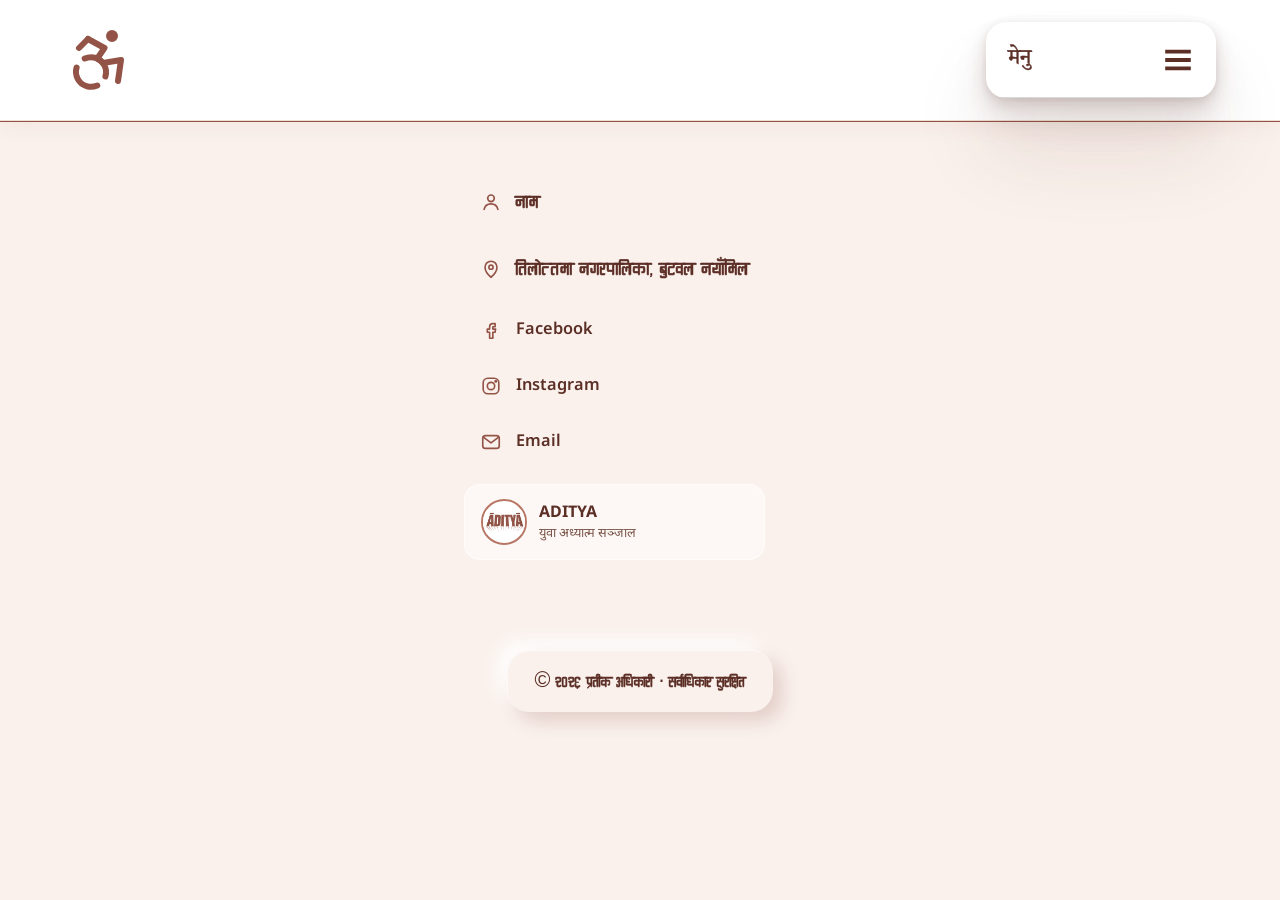
<file: about.html>
<!DOCTYPE html>
<html lang="ne">
<head>
<meta charset="UTF-8">
<meta name="viewport" content="width=device-width, initial-scale=1.0">
<title>बारेमा – प्रतीक अधिकारी (Pratik Adhikari)</title>
<meta name="robots" content="noindex">
<link rel="canonical" href="https://pratikadhikari.pratikadhikari98.com.np/index.html#view=about">
<meta http-equiv="refresh" content="0; url=index.html#view=about">
<script>location.replace("index.html#view=about");</script>
</head>
<body>
<p>यो पृष्ठ अब गृहपृष्ठमा छ: <a href="index.html#view=about">index.html#view=about</a></p>
</body>
</html>
</file>
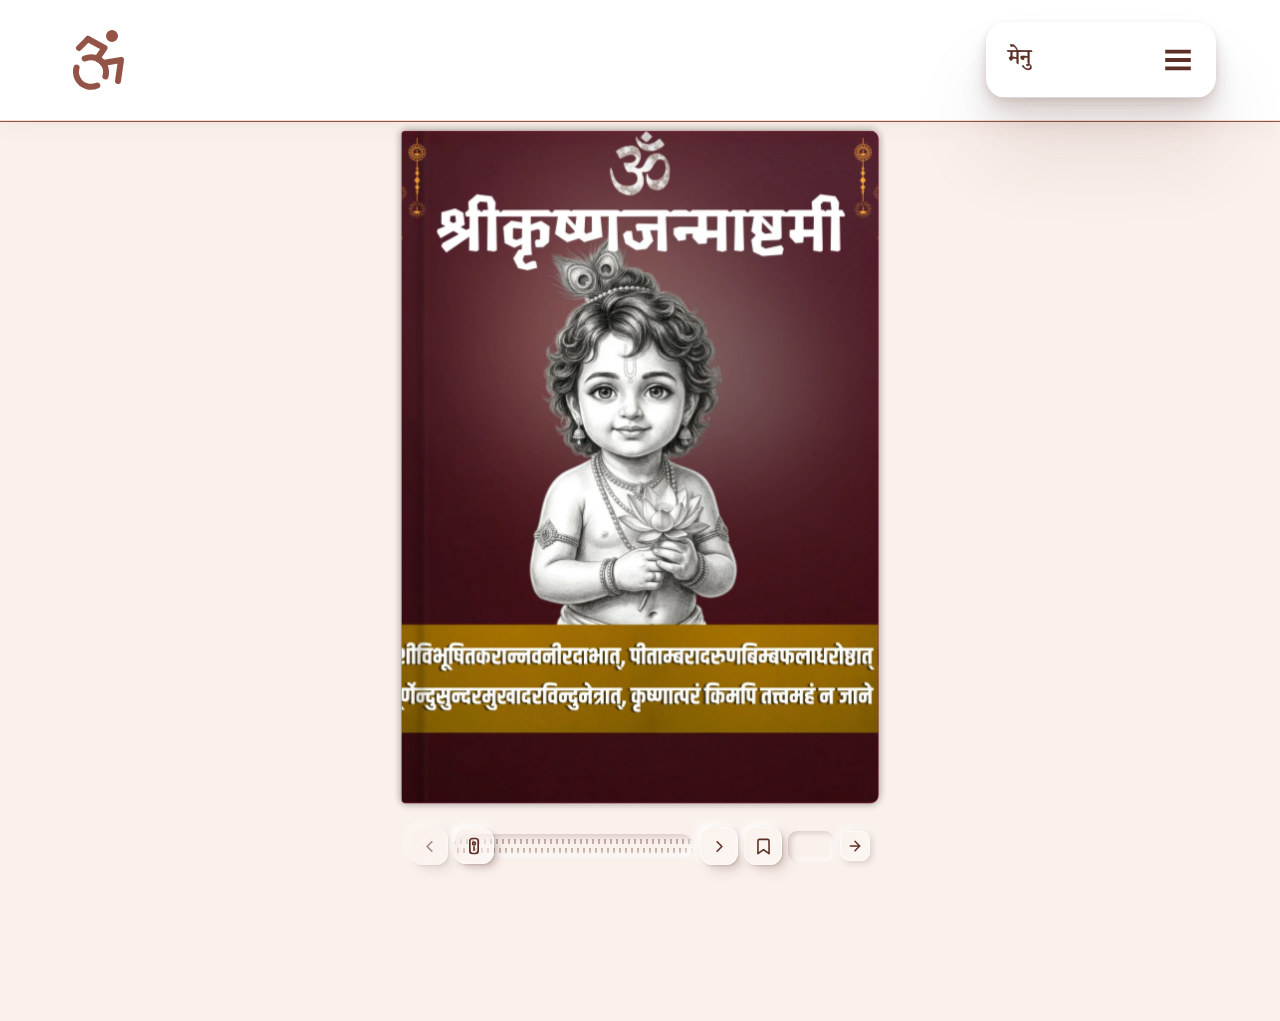
<file: book.html>
<!DOCTYPE html>
<html lang="ne">
<head>
<meta charset="UTF-8">
<meta name="viewport" content="width=device-width, initial-scale=1.0">
<title>किताब – प्रतीक अधिकारी (Pratik Adhikari)</title>
<meta name="robots" content="noindex">
<link rel="canonical" href="https://pratikadhikari.pratikadhikari98.com.np/index.html#view=book">
<meta http-equiv="refresh" content="0; url=index.html#view=book">
<script>location.replace("index.html#view=book");</script>
</head>
<body>
<p>यो सामग्री अब गृहपृष्ठमा छ: <a href="index.html#view=book">index.html#view=book</a></p>
</body>
</html>
</file>
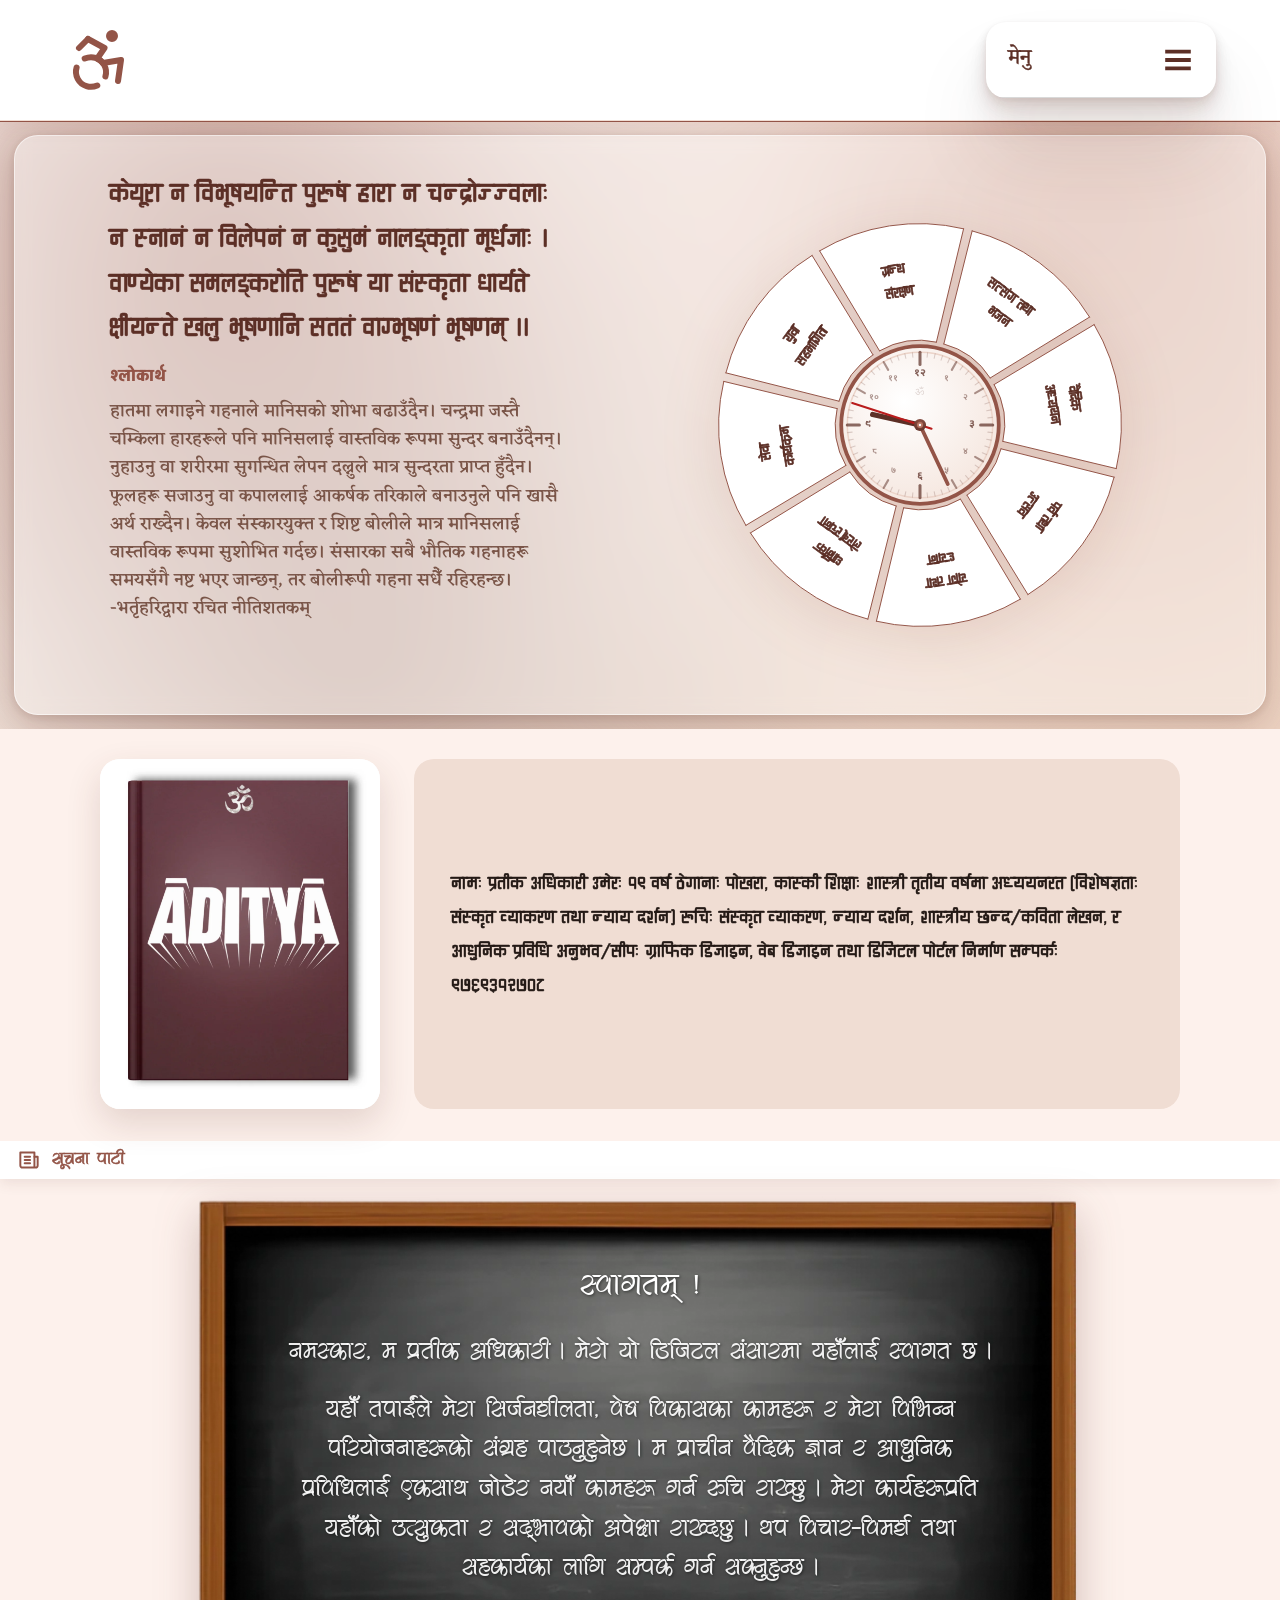
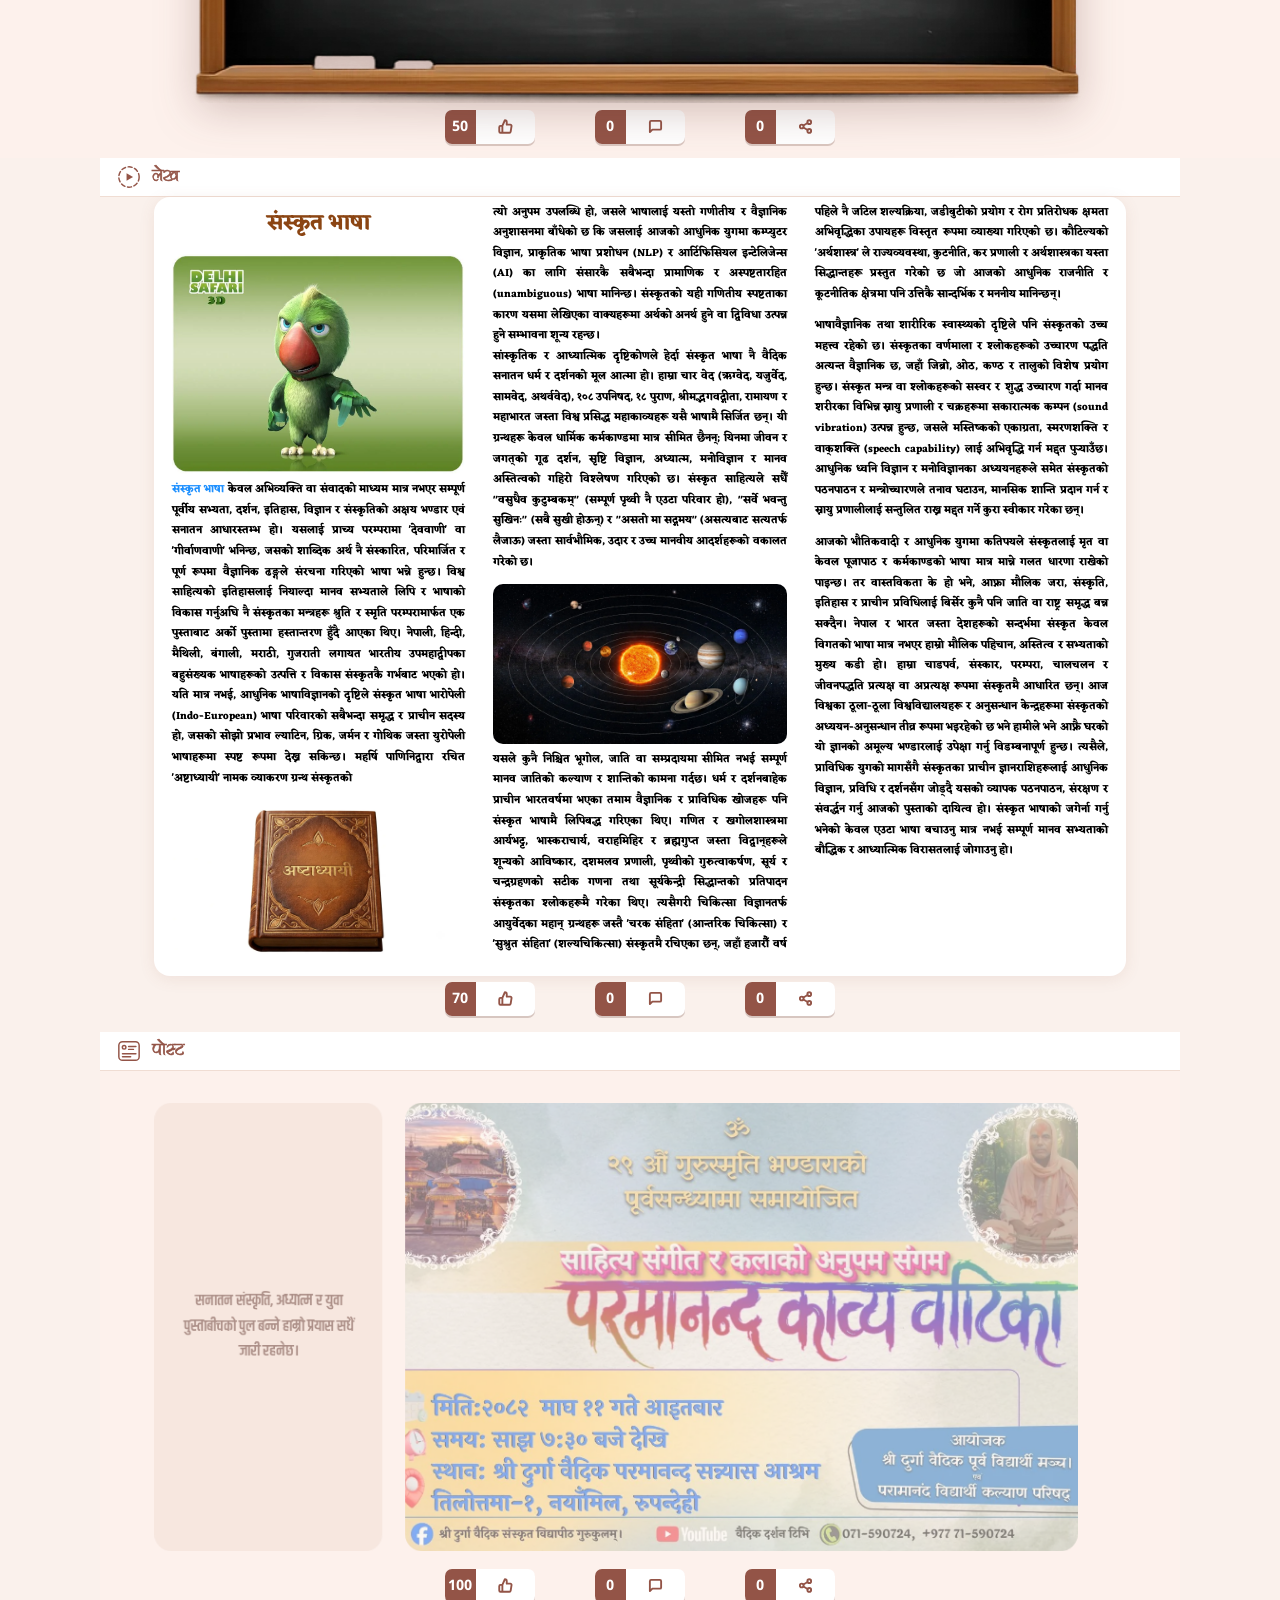
<file: news.html>
<!DOCTYPE html>
<html lang="ne">
<head>
<meta charset="UTF-8">
<meta name="viewport" content="width=device-width, initial-scale=1.0">
<title>समाचार – प्रतीक अधिकारी (Pratik Adhikari)</title>
<meta name="robots" content="noindex">
<link rel="canonical" href="https://pratikadhikari.pratikadhikari98.com.np/index.html#view=news">
<meta http-equiv="refresh" content="0; url=index.html#view=news">
<script>location.replace("index.html#view=news");</script>
</head>
<body>
<p>यो सामग्री अब गृहपृष्ठमा छ: <a href="index.html#view=news">index.html#view=news</a></p>
</body>
</html>
</file>
<file: styles.css>
@font-face {
  font-family: 'Siddhanta';
  src: url('fonts/siddhanta.ttf') format('truetype');
  font-weight: normal;
  font-style: normal;
  font-display: swap;
}
  *, *::before, *::after { box-sizing: border-box; margin: 0; padding: 0; -webkit-tap-highlight-color: transparent; }
  html { -webkit-tap-highlight-color: transparent; }
  a, button, select, input, textarea, [onclick] { -webkit-tap-highlight-color: transparent; }
  :root {
    --blue-dark: #5c2f26;
    --blue-mid: #935447;
    --blue-light: #b87765;
    --sky: #f0ddd3;
    --sky-pale: #faf1ec;
    --white: #ffffff;
    --red: #b91c1c;
    --text: #1a2a3a;
    --text-light: #7a5548;
  }
  html { scroll-behavior: smooth; background: var(--sky-pale); }
  body { font-family: 'Noto Sans Devanagari', sans-serif; background: var(--sky-pale); color: var(--text); overflow-x: hidden; }
  h1, h2, h3 { letter-spacing: -0.01em; }
  ::selection { background: var(--blue-mid); color: var(--white); }

  /* TOP BAR */
  .topbar { background: var(--blue-dark); color: #f2ded4; font-size: 0.78rem; display: flex; justify-content: space-between; align-items: center; padding: 6px 5%; gap: 12px; flex-wrap: wrap; }
  .topbar a { color: #f2ded4; text-decoration: none; }

  /* HEADER */
  header { background: var(--white); padding: 22px 5%; display: flex; align-items: center; justify-content: space-between; gap: 14px; border-bottom: 1px solid var(--sky); position: sticky; top: 0; z-index: 100; box-shadow: 0 1px 0 var(--blue-mid), 0 4px 20px rgba(147,84,71,0.08); flex-wrap: wrap; transition: box-shadow .2s; }
  .header-left { display: flex; align-items: center; gap: 12px; flex-wrap: wrap; }
  .logo-area { display: flex; align-items: center; gap: 9px; }
  .aditya-logo-img { height: 90px; width: 160px; object-fit: contain; display: block; }
  .aditya-access-icon { color: var(--blue-mid); display: flex; align-items: center; justify-content: center; width: 72px; height: 72px; cursor: pointer; outline: none; -webkit-tap-highlight-color: transparent; }
  .aditya-access-icon svg * { transform-box: fill-box; transform-origin: center; }
  .aditya-access-icon .ac-path { transform-origin: top right; }
  nav { display: flex; gap: 2px; flex-wrap: wrap; }
  nav a { color: var(--blue-dark); text-decoration: none; font-size: 0.9rem; font-weight: 600; padding: 8px 14px; border-radius: 8px; transition: background .25s ease, color .25s ease, transform .15s ease; }
  nav a:hover { transform: translateY(-1px); }
  nav a:hover, nav a.active { background: var(--blue-mid); color: var(--white); }
  .btn-admit { background: var(--red); color: var(--white) !important; border-radius: 6px; font-weight: 700 !important; }
  .btn-admit:hover { background: #991b1b !important; }

  /* HEADER 3-DOT MENU */
  .header-menu { position: relative; }
  .menu-dots-btn { background: var(--white); border: 1.5px solid var(--blue-mid); color: var(--blue-dark); width: 52px; height: 52px; border-radius: 50%; font-size: 1.6rem; line-height: 1; cursor: pointer; display: flex; align-items: center; justify-content: center; transition: background .2s, color .2s, transform .15s; }
  .menu-dots-btn:hover { background: var(--blue-mid); color: var(--white); }
  .menu-dots-btn:active { transform: scale(0.92); }
  .header-dropdown { position: absolute; top: calc(100% + 10px); right: 0; background: var(--white); border: 1px solid #f0ddd3; border-radius: 12px; box-shadow: 0 10px 30px rgba(147,84,71,0.18); padding: 10px; min-width: 160px; opacity: 0; visibility: hidden; transform: translateY(-8px) scale(0.97); transform-origin: top right; transition: opacity .18s ease, transform .18s ease, visibility .18s; z-index: 200; }
  .header-dropdown.open { opacity: 1; visibility: visible; transform: translateY(0) scale(1); }
  .header-dropdown .auth-box { justify-content: center; }
  .theme-picker { padding: 4px 4px 10px; border-bottom: 1px solid var(--sky); margin-bottom: 8px; }
  .theme-picker-label { font-size: 0.72rem; font-weight: 700; color: var(--text-light); text-transform: uppercase; letter-spacing: .06em; margin-bottom: 8px; text-align: center; }
  .menu-admin-link { display: flex; align-items: center; justify-content: center; gap: 6px; padding: 8px 4px; border-radius: 8px; text-decoration: none; color: var(--text-light); font-size: 0.85rem; font-weight: 600; transition: background .15s; }
  .menu-admin-link:hover { background: var(--sky-pale); }
  .theme-swatches { display: flex; justify-content: center; gap: 8px; flex-wrap: wrap; max-width: 190px; }
  .theme-swatch { width: 28px; height: 28px; border-radius: 50%; border: 2px solid var(--white); box-shadow: 0 0 0 1.5px #d8d8d8; cursor: pointer; padding: 0; transition: transform .15s, box-shadow .15s; }
  .theme-swatch:hover { transform: scale(1.12); }
  .theme-swatch.active { box-shadow: 0 0 0 2.5px var(--blue-mid); }

  /* HERO */
  .hero { background: linear-gradient(160deg, #fdf5f0 0%, #f9ece4 50%, #ecd2c1 100%); min-height: auto; display: flex; align-items: center; justify-content: center; padding: 30px 5% 20px; gap: 40px; flex-wrap: wrap; position: relative; overflow: hidden; }
  .hero::after {
    content: "";
    position: absolute;
    inset: -60px;
    background:
      radial-gradient(circle at 20% 25%, rgba(147,84,71,0.55) 0%, transparent 42%),
      radial-gradient(circle at 82% 18%, rgba(184,119,101,0.50) 0%, transparent 42%),
      radial-gradient(circle at 30% 85%, rgba(92,47,38,0.30) 0%, transparent 45%),
      radial-gradient(circle at 85% 80%, rgba(236,210,193,0.75) 0%, transparent 45%);
    filter: blur(50px);
    animation: heroBlobMove 14s ease-in-out infinite alternate;
    z-index: 0;
    pointer-events: none;
  }
  @keyframes heroBlobMove {
    0%   { transform: translate(0, 0) scale(1); }
    50%  { transform: translate(-4%, 3%) scale(1.18); }
    100% { transform: translate(3%, -3%) scale(1); }
  }
  .hero::before {
    content: "";
    position: absolute;
    inset: 14px;
    background: rgba(255,255,255,0.42);
    border: 1px solid rgba(255,255,255,0.55);
    border-radius: 24px;
    backdrop-filter: blur(8px);
    -webkit-backdrop-filter: blur(8px);
    box-shadow: 0 10px 34px rgba(92,47,38,0.22), 0 2px 8px rgba(92,47,38,0.14);
    z-index: 1;
    pointer-events: none;
  }
  .hero-text, .wheel-container { position: relative; z-index: 2; }
  .hero-text { flex: 1 1 320px; }
  .hero-eyebrow { display: inline-block; background: var(--blue-mid); color: var(--white); font-size: 0.75rem; font-weight: 700; letter-spacing: .08em; padding: 4px 14px; border-radius: 20px; margin-bottom: 16px; }
  .hero-text h2 { font-family: 'Noto Serif Devanagari', serif; font-size: clamp(1.4rem, 3vw, 2.2rem); font-weight: 700; color: var(--blue-dark); line-height: 1.35; margin-bottom: 14px; }
  .hero-text h2 span { color: var(--blue-mid); }
  .hero-text h2.hero-shloka { font-size: clamp(1.5rem, 3.4vw, 2.3rem); line-height: 1.55; margin-top: -18px; }
  .shloka-rotator { transition: opacity .35s ease; }
  .shloka-rotator.fading { opacity: 0; }
  .hero-text p { font-size: 0.97rem; color: var(--text-light); line-height: 1.75; margin-bottom: 26px; max-width: 460px; }
  .hero-btns { display: flex; gap: 12px; flex-wrap: wrap; }
  .btn-primary { background: var(--blue-mid); color: var(--white); padding: 13px 26px; border-radius: 10px; font-size: 0.93rem; font-weight: 700; text-decoration: none; transition: background .25s ease, transform .18s ease, box-shadow .25s ease; display: inline-block; box-shadow: 0 4px 14px rgba(147,84,71,.22); }
  .btn-primary:hover { background: var(--blue-dark); transform: translateY(-2px); box-shadow: 0 8px 20px rgba(147,84,71,.3); }
  .btn-primary:active { transform: translateY(0); }
  .btn-outline { border: 2px solid var(--blue-mid); color: var(--blue-mid); padding: 11px 22px; border-radius: 10px; font-size: 0.93rem; font-weight: 700; text-decoration: none; transition: background .25s ease, color .25s ease, transform .18s ease; display: inline-block; }
  .btn-outline:hover { background: var(--blue-mid); color: var(--white); transform: translateY(-2px); }

  /* WHEEL */
  .wheel-container { flex: 0 0 auto; display: flex; flex-direction: column; align-items: center; gap: 14px; }
  .wheel-svg-wrap { position: relative; width: 500px; height: 500px; cursor: grab; user-select: none; filter: drop-shadow(0 10px 28px rgba(147,84,71,.16)); transition: filter .25s ease; }
  .wheel-svg-wrap:hover { filter: drop-shadow(0 14px 34px rgba(147,84,71,.22)); }
  .wheel-svg-wrap:active { cursor: grabbing; }
  .wheel-svg-wrap svg { width: 100%; height: 100%; overflow: visible; }
  .spin-hint { font-size: 0.75rem; color: var(--blue-mid); font-weight: 600; opacity: 0.75; text-align: center; }

  /* Segment colors alternating */
  .seg-a { fill: #f5e6de; stroke: #935447; stroke-width: 2; transition: fill .2s; }
  .seg-b { fill: #ecd4c9; stroke: #935447; stroke-width: 2; transition: fill .2s; }
  .seg-a:hover { fill: #d9ab98; }
  .seg-b:hover { fill: #c98a72; }

  /* STATS */
  @keyframes gradientShift {
    0%   { background-position: 0% 50%; }
    50%  { background-position: 100% 50%; }
    100% { background-position: 0% 50%; }
  }
  .stats-banner {
    position: relative;
    background: linear-gradient(135deg, #5c2f26, #935447, #b87765, #935447, #5c2f26);
    background-size: 300% 300%;
    animation: gradientShift 8s ease infinite;
    padding: 34px 5%;
    display: flex;
    justify-content: center;
    gap: 56px;
    flex-wrap: wrap;
    text-align: center;
  }
  .stat { color: var(--white); }
  .stat-num { font-family: 'Noto Serif Devanagari', serif; font-size: 2.3rem; font-weight: 700; color: #ffffff; display: block; line-height: 1; text-shadow: 0 2px 16px rgba(59,130,209,0.7), 0 1px 4px rgba(0,0,0,0.3); }
  .stat-label { font-size: 0.83rem; opacity: .85; margin-top: 6px; color: #f2ded4; }

  /* WHY */
  .why-section { background: #fdf1ec; padding: 30px 5% 76px; text-align: center; position: relative; }
  .section-label { color: var(--blue-mid); font-size: 0.78rem; font-weight: 700; letter-spacing: .14em; text-transform: uppercase; margin-bottom: 10px; }
  .section-title { font-family: 'Noto Serif Devanagari', serif; font-size: clamp(1.2rem, 2.5vw, 1.85rem); color: var(--blue-dark); font-weight: 700; margin-bottom: 10px; position: relative; }
  .section-title::after { content: ''; display: block; width: 46px; height: 3px; background: var(--blue-mid); border-radius: 2px; margin: 14px auto 0; opacity: .5; }
  .section-sub { color: var(--text-light); font-size: 0.93rem; margin-bottom: 50px; }

  /* ABOUT — photo + text card, banner below (matches reference layout) */
  .about-inner { display: flex; align-items: flex-start; gap: 34px; max-width: 1080px; margin: 0 auto 26px; text-align: left; flex-wrap: nowrap; }
  .about-photo { flex: 0 0 280px; max-width: 280px; }
  .about-photo img { width: 100%; display: block; border-radius: 10px; box-shadow: 0 14px 34px rgba(92,47,38,0.28); }
  .about-textcard { flex: 1 1 420px; min-width: 0; background: var(--sky); border-radius: 20px; padding: 34px 38px; display: flex; align-items: center; }
  .about-text { font-family: 'Khand', 'Noto Sans Devanagari', sans-serif; text-align: justify; font-size: 1.02rem; line-height: 1.85; color: #241a16; font-weight: 600; }
  .sahitya-banner { display: flex; align-items: center; justify-content: center; gap: 22px; max-width: 1080px; margin: 0 auto; background: #a48078; color: #fff; padding: 26px 30px; border-radius: 22px; text-decoration: none; box-shadow: 0 8px 24px rgba(92,47,38,0.25); transition: transform .2s ease, box-shadow .2s ease; }
  .sahitya-banner:hover { transform: translateY(-2px); box-shadow: 0 12px 30px rgba(92,47,38,0.32); }
  .sahitya-icon { width: 60px; height: 60px; flex: 0 0 auto; object-fit: contain; }
  .sahitya-name { font-family: 'Khand', 'Noto Sans Devanagari', sans-serif; font-weight: 700; font-size: clamp(1.3rem, 2.8vw, 1.9rem); letter-spacing: .01em; }
  @media (max-width: 560px) {
    .why-section { padding-top: 14px; padding-bottom: 20px; }
    .about-inner { gap: 14px; margin-bottom: 16px; }
    .about-photo { flex-basis: 120px; max-width: 120px; }
    .about-textcard { padding: 14px 16px; border-radius: 14px; }
    .about-text { font-size: 0.58rem; line-height: 1.5; }
    .sahitya-banner { gap: 10px; padding: 14px 14px; border-radius: 16px; }
    .sahitya-icon { width: 36px; height: 36px; }
  }

  /* SHOWCASE — photo/text pair, YouTube row, social icons */
  .showcase-section { background: #fdf1ec; padding: 20px 5% 70px; }
  .showcase-slider { max-width: 1080px; margin: 0 auto; }
  .showcase-slides { display: flex; overflow-x: auto; scroll-snap-type: x mandatory; scroll-snap-stop: always; scroll-behavior: smooth; -webkit-overflow-scrolling: touch; scrollbar-width: none; -ms-overflow-style: none; }
  .showcase-slides::-webkit-scrollbar { display: none; }
  .showcase-slide { flex: 0 0 100%; scroll-snap-align: start; opacity: .5; transform: scale(.95); transition: opacity .4s ease, transform .4s ease; will-change: opacity, transform; }
  .showcase-slide.active { opacity: 1; transform: scale(1); }
  .showcase-top { display: flex; gap: 24px; align-items: stretch; }
  .showcase-text { flex: 0 0 240px; max-width: 240px; background: var(--sky); border-radius: 18px; display: flex; align-items: center; justify-content: center; padding: 26px; }
  .showcase-text p { font-family: 'Khand', 'Noto Sans Devanagari', sans-serif; font-weight: 600; text-align: center; color: var(--blue-dark); font-size: 1rem; line-height: 1.65; margin: 0; }
  .showcase-photo { flex: 1 1 500px; border-radius: 18px; overflow: hidden; min-height: 220px; }
  .showcase-photo img { width: 100%; height: 100%; object-fit: cover; display: block; }
  .showcase-dots { display: flex; justify-content: center; gap: 8px; margin-top: 14px; }
  .showcase-dots span { width: 8px; height: 8px; border-radius: 50%; background: var(--blue-light); opacity: .35; transition: opacity .2s, transform .2s; cursor: pointer; }
  .showcase-dots span.active { opacity: 1; transform: scale(1.2); }
  .yt-heading { display: flex; align-items: center; gap: 10px; max-width: 1080px; margin: 0 auto 20px; }
  .yt-heading svg { width: 32px; height: 32px; }
  .yt-heading span { font-family: 'Khand', 'Noto Sans Devanagari', sans-serif; font-weight: 800; font-size: 1.7rem; color: #1a1a1a; }
  .yt-row { display: flex; gap: 20px; max-width: 1080px; margin: 0 auto 46px; overflow-x: auto; padding-bottom: 8px; }
  .yt-card { flex: 0 0 300px; text-decoration: none; color: inherit; }
  .yt-card img { width: 100%; display: block; border-radius: 10px; box-shadow: 0 6px 18px rgba(0,0,0,0.15); }
  .yt-card p { margin: 10px 0 0; font-size: 0.9rem; color: var(--text-light); font-family: 'Khand', 'Noto Sans Devanagari', sans-serif; }
  .social-row { display: flex; justify-content: center; gap: 22px; max-width: 1080px; margin: 0 auto; flex-wrap: wrap; }
  .social-icon { width: 58px; height: 58px; border-radius: 14px; display: flex; align-items: center; justify-content: center; overflow: hidden; }
  .social-icon svg { width: 100%; height: 100%; }
  .social-icon img { border-radius: 14px; }
  .social-icon.disabled { opacity: 0.4; pointer-events: none; }
  @media (max-width: 560px) {
    .showcase-section { padding-top: 8px; }
    .showcase-top { gap: 14px; }
    .showcase-text { flex-basis: 120px; max-width: 120px; padding: 14px; }
    .showcase-text p { font-size: 0.62rem; line-height: 1.4; }
    .showcase-photo { min-height: 140px; }
    .social-icon { width: 46px; height: 46px; }
  }
  .features-grid { display: grid; grid-template-columns: repeat(auto-fit, minmax(190px, 1fr)); gap: 24px; max-width: 980px; margin: 0 auto; }
  .feature-card { background: linear-gradient(135deg, var(--sky-pale), var(--white)); border: 1.5px solid #e8d2c8; border-radius: 16px; padding: 30px 20px 24px; text-align: center; transition: transform .25s cubic-bezier(.2,.8,.3,1), box-shadow .25s ease, border-color .25s ease; }
  .feature-card:hover { transform: translateY(-6px); box-shadow: 0 14px 32px rgba(147,84,71,.16); border-color: var(--blue-light); }
  .feature-icon { width: 56px; height: 56px; border-radius: 50%; background: linear-gradient(135deg, var(--blue-mid), var(--blue-light)); display: flex; align-items: center; justify-content: center; margin: 0 auto 16px; font-size: 1.5rem; box-shadow: 0 6px 16px rgba(147,84,71,.28); transition: transform .25s ease; }
  .feature-card:hover .feature-icon { transform: scale(1.08) rotate(-4deg); }
  .feature-card h3 { font-size: 0.95rem; font-weight: 700; color: var(--blue-dark); margin-bottom: 7px; }
  .feature-card p { font-size: 0.8rem; color: var(--text-light); line-height: 1.6; }

  /* NOTICE */
  .notice-section { background: var(--sky-pale); padding: 68px 5%; }
  .notice-inner { max-width: 860px; margin: 0 auto; }
  .notice-list { list-style: none; margin-top: 30px; }
  .notice-list li { display: flex; align-items: flex-start; gap: 14px; padding: 16px 18px; background: var(--white); border-radius: 10px; border-left: 4px solid var(--blue-mid); margin-bottom: 12px; box-shadow: 0 2px 8px rgba(147,84,71,.06); }
  .notice-date { background: var(--blue-mid); color: var(--white); border-radius: 8px; padding: 5px 9px; text-align: center; font-size: 0.73rem; font-weight: 700; line-height: 1.4; min-width: 46px; flex-shrink: 0; }
  .notice-text strong { display: block; color: var(--blue-dark); font-size: 0.93rem; margin-bottom: 2px; }
  .notice-text span { font-size: 0.8rem; color: var(--text-light); }


  /* GALLERY */
  .gallery-section { background: var(--white); padding: 68px 5%; text-align: center; }
  .gallery-grid { display: grid; grid-template-columns: repeat(auto-fill, minmax(260px, 1fr)); gap: 20px; margin-top: 32px; text-align: left; }
  .gallery-card { border-radius: 12px; overflow: hidden; box-shadow: 0 3px 16px rgba(147,84,71,0.10); background: var(--sky-pale); transition: transform .22s, box-shadow .22s; cursor: pointer; }
  .gallery-card:hover { transform: translateY(-4px); box-shadow: 0 8px 28px rgba(147,84,71,0.18); }
  .gallery-card img { width: 100%; height: 200px; object-fit: cover; display: block; }
  .gallery-card .g-desc { padding: 12px 14px; font-size: 0.88rem; color: var(--text); line-height: 1.5; }

  /* NEWS FEED */
  .news-feed-section { background: var(--sky-pale); padding: 68px 5%; text-align: center; }
  .news-feed-heading { display: flex; align-items: center; justify-content: center; gap: 14px; font-family: 'Noto Serif Devanagari', serif; font-weight: 800; font-size: clamp(1.6rem, 4vw, 2.4rem); color: #1a6b4f; margin: 0 0 32px; }
  .news-feed-heading span { font-size: 0.75em; filter: drop-shadow(0 2px 4px rgba(0,0,0,0.15)); }
  .news-feed-list { display: flex; flex-direction: column; gap: 20px; max-width: 1080px; margin: 0 auto; text-align: left; }
  .news-feed-card { background: var(--white); border-radius: 16px; overflow: hidden; box-shadow: 0 3px 16px rgba(147,84,71,0.10); }
  .news-feed-card img { width: 100%; max-height: 320px; object-fit: cover; display: block; }
  .news-feed-card .nf-body { padding: 16px 18px; }
  .news-feed-card h3 { font-family: 'Noto Serif Devanagari', serif; font-size: 1.15rem; color: var(--blue-dark); margin-bottom: 14px; }
  .nf-columns { font-family: 'Eczar', 'Noto Serif Devanagari', serif; font-size: 0.66rem; line-height: 1.95; text-align: justify; column-count: 3; column-gap: 28px; }
  .nf-columns img { max-width: 100%; border-radius: 10px; margin: 6px 0; display: block; break-inside: avoid; }
  .nf-columns p { margin: 0 0 1em; }
  @media (max-width: 560px) {
    .nf-columns { font-size: 0.4rem; line-height: 1.6; column-gap: 20px; }
  }
  .nf-single { font-family: 'Eczar', 'Noto Serif Devanagari', serif; font-size: 0.8rem; line-height: 2; text-align: justify; column-count: 1; }
  .nf-single img { max-width: 100%; border-radius: 12px; margin: 12px 0; display: block; }
  .nf-single p { margin: 0 0 1em; }
  @media (max-width: 560px) {
    .nf-single { font-size: 0.58rem; line-height: 1.7; }
  }
  .news-feed-empty { color: var(--text-light); font-size: 0.9rem; margin-top: 20px; }

  /* AD CAROUSEL — auto + manual swipe loop */

  /* ══ AUTH BOX (HEADER) ══ */
  .auth-box { display: flex; align-items: center; gap: 6px; }
  .auth-btn { display: flex; align-items: center; gap: 6px; background: var(--white); border: 1.5px solid var(--blue-mid); color: var(--blue-mid); font-weight: 700; font-size: 0.8rem; padding: 7px 13px; border-radius: 7px; cursor: pointer; transition: background .2s, color .2s; white-space: nowrap; }
  .auth-btn:hover { background: var(--blue-mid); color: var(--white); }
  .auth-user { display: flex; align-items: center; gap: 5px; font-size: 0.68rem; color: var(--blue-dark); font-weight: 600; }
  .auth-avatar { width: 30px; height: 30px; border-radius: 50%; background: var(--blue-mid); color: var(--white); display: flex; align-items: center; justify-content: center; font-size: 0.85rem; font-weight: 700; flex-shrink: 0; }
  .auth-logout { background: none; border: none; color: var(--red); font-size: 0.64rem; font-weight: 700; cursor: pointer; text-decoration: underline; padding: 0; white-space: nowrap; }
  .auth-box-hero { padding: 4px 0; }
  .auth-box-hero .auth-btn { padding: 10px 20px; font-size: 0.93rem; border-radius: 8px; }
  .auth-box-hero .auth-avatar { width: 34px; height: 34px; font-size: 1rem; }
  .auth-box-hero .auth-logout { font-size: 0.8rem; }
  .teacher-badge { background: var(--blue-dark); color: var(--white); font-size: 0.56rem; font-weight: 700; padding: 1px 6px; border-radius: 9px; margin-left: 2px; white-space: nowrap; }

  /* ══ COMMUNITY / POSTS SECTION ══ */
  /* सूचना (कालोपाटी) को लाइक/कमेन्ट/सेयर */
  .notice-social { max-width: 640px; margin: 22px auto 0; background: var(--white); border-radius: 14px; padding: 10px 14px 14px; box-shadow: 0 3px 14px rgba(147,84,71,0.09); border: 1px solid #faf1ec; }
  .notice-social .post-actions { display: flex; }

  .community-section { background: linear-gradient(180deg, #eaf3fc 0%, var(--sky-pale) 100%); padding: 44px 5% 60px; }
  .community-inner { max-width: 720px; margin: 0 auto; }
  .community-head { text-align: center; margin-bottom: 8px; }
  .post-form { background: var(--white); border-radius: 18px; padding: 24px 22px; margin: 26px 0; box-shadow: 0 10px 34px rgba(147,84,71,0.14); border: 1px solid #e5eef7; }

  /* form header */
  .post-form-head { display: flex; align-items: center; gap: 12px; margin-bottom: 0; padding-bottom: 16px; border-bottom: 1.5px dashed #f0ddd3; cursor: pointer; user-select: none; }
  .post-form-body { padding-top: 20px; }
  .post-form-icon { flex-shrink: 0; width: 44px; height: 44px; border-radius: 12px; background: linear-gradient(135deg, var(--blue-mid), var(--blue-dark)); display: flex; align-items: center; justify-content: center; font-size: 1.25rem; box-shadow: 0 4px 12px rgba(147,84,71,0.3); }
  .post-form-head > div { flex: 1; min-width: 0; }
  .post-form-title { font-family: 'Noto Serif Devanagari', serif; font-weight: 700; font-size: 1.08rem; color: var(--blue-dark); line-height: 1.3; }
  .post-form-sub { font-size: 0.78rem; color: var(--text-light); margin-top: 2px; }
  .post-form-toggle { flex-shrink: 0; width: 38px; height: 38px; border-radius: 50%; background: var(--sky-pale); color: var(--blue-mid); border: 1.5px solid #f0ddd3; font-size: 1.1rem; display: flex; align-items: center; justify-content: center; cursor: pointer; transition: background .2s, transform .15s; padding: 0; }
  .post-form-toggle:hover { background: var(--blue-light); color: var(--white); }
  .post-form-toggle:active { transform: scale(0.92); }

  /* field grouping with labels */
  .field-group { margin-bottom: 14px; }
  .field-label { display: block; font-size: 0.78rem; font-weight: 700; color: var(--blue-mid); margin-bottom: 6px; letter-spacing: 0.2px; }

  .post-form input, .post-form textarea, .post-form select { width: 100%; border: 1.5px solid #f0ddd3; border-radius: 10px; padding: 12px 14px; font-family: inherit; font-size: 0.92rem; resize: vertical; background: var(--sky-pale); transition: border-color .2s, box-shadow .2s, background .2s; }
  .post-form input:focus, .post-form textarea:focus, .post-form select:focus { outline: none; border-color: var(--blue-mid); background: var(--white); box-shadow: 0 0 0 3px rgba(147,84,71,0.12); }
  .post-form input::placeholder, .post-form textarea::placeholder { color: #9fb3c8; }

  /* custom select arrow, consistent cross-browser */
  .select-wrap { position: relative; }
  .select-wrap select { appearance: none; -webkit-appearance: none; padding-right: 34px; cursor: pointer; }
  .select-wrap::after { content: ''; position: absolute; right: 14px; top: 50%; width: 9px; height: 9px; border-right: 2px solid var(--blue-mid); border-bottom: 2px solid var(--blue-mid); transform: translateY(-65%) rotate(45deg); pointer-events: none; }

  .post-form button { background: linear-gradient(135deg, var(--blue-mid), var(--blue-dark)); color: var(--white); border: none; padding: 13px 22px; border-radius: 11px; font-weight: 700; font-size: 0.95rem; cursor: pointer; transition: background .2s, transform .1s, box-shadow .2s; box-shadow: 0 6px 16px rgba(147,84,71,0.25); display: inline-flex; align-items: center; justify-content: center; gap: 8px; }
  .post-form button:hover { background: linear-gradient(135deg, var(--blue-dark), var(--blue-mid)); box-shadow: 0 8px 20px rgba(147,84,71,0.32); }
  .post-form button:active { transform: scale(0.97); }
  .notice-form-actions { display: flex; gap: 10px; margin-top: 6px; }
  #noticeSubmitBtn { flex: 1; }
  #noticeCancelBtn { background: var(--white) !important; color: var(--text-light) !important; border: 1.5px solid #f0ddd3 !important; box-shadow: none !important; }
  #noticeCancelBtn:hover { background: #f3f7fb !important; color: var(--text) !important; }
  .notice-row-2 { display: flex; gap: 10px; }
  .notice-row-2 .field-group { flex: 1; margin-bottom: 14px; }

  /* toggle switch instead of plain checkbox */
  .notice-table-toggle { display: flex; align-items: center; gap: 10px; font-size: 0.86rem; color: var(--text); margin: 4px 0 16px; padding: 10px 14px; background: var(--sky-pale); border-radius: 10px; cursor: pointer; }
  .notice-table-toggle em { color: var(--text-light); font-style: normal; }
  .toggle-switch { position: relative; flex-shrink: 0; width: 38px; height: 22px; }
  .toggle-switch input { position: absolute; opacity: 0; width: 100%; height: 100%; margin: 0; cursor: pointer; z-index: 1; }
  .toggle-slider { position: absolute; inset: 0; background: #c7d6e8; border-radius: 20px; transition: background .2s; }
  .toggle-slider::before { content: ''; position: absolute; width: 16px; height: 16px; left: 3px; top: 3px; background: var(--white); border-radius: 50%; transition: transform .2s; box-shadow: 0 1px 3px rgba(0,0,0,0.2); }
  .toggle-switch input:checked + .toggle-slider { background: var(--blue-mid); }
  .toggle-switch input:checked + .toggle-slider::before { transform: translateX(16px); }
  .table-builder-label { font-size: 0.82rem; font-weight: 700; color: var(--blue-dark); margin-bottom: 8px; }
  .table-columns-row { display: flex; flex-wrap: wrap; gap: 8px; margin-bottom: 10px; }
  .table-column-cell { display: flex; align-items: center; gap: 4px; }
  .table-column-cell input { width: 84px; margin-bottom: 0; padding: 8px 9px; font-size: 0.82rem; }
  .table-rows-container { display: flex; flex-direction: column; gap: 8px; margin-bottom: 10px; }
  .table-row-cells { display: flex; gap: 6px; align-items: center; overflow-x: auto; padding-bottom: 2px; }
  .table-row-cells input { flex: 0 0 84px; width: 84px; margin-bottom: 0; padding: 8px 9px; font-size: 0.82rem; }
  .table-remove-btn { flex-shrink: 0; background: #fde8e8; color: var(--red); border: none; width: 26px; height: 26px; border-radius: 50%; font-size: 0.75rem; cursor: pointer; line-height: 1; }
  .table-remove-btn:hover { background: #f9caca; }
  .table-add-btn { background: var(--sky-pale) !important; color: var(--blue-dark) !important; font-size: 0.8rem !important; padding: 8px 16px !important; margin-bottom: 12px; }
  .table-add-btn:hover { background: var(--blue-light) !important; }
  .notice-manage-list { max-width: 1100px; margin: 18px auto 0; display: flex; flex-direction: column; gap: 10px; }
  .notice-manage-empty { text-align: center; color: var(--text-light); font-size: 0.85rem; padding: 10px; }
  .notice-manage-item { background: var(--white); border: 1px solid #e5eef7; border-radius: 12px; padding: 12px 16px; display: flex; align-items: center; justify-content: space-between; gap: 14px; box-shadow: 0 2px 10px rgba(147,84,71,0.06); }
  .notice-manage-text { flex: 1; min-width: 0; display: flex; flex-direction: column; gap: 2px; }
  .notice-manage-text b { color: var(--blue-dark); font-size: 0.9rem; }
  .notice-manage-text span { color: var(--text-light); font-size: 0.8rem; white-space: nowrap; overflow: hidden; text-overflow: ellipsis; }
  .notice-manage-actions { display: flex; gap: 8px; flex-shrink: 0; }
  .notice-manage-actions button { background: var(--sky-pale); color: var(--blue-dark); border: none; padding: 7px 12px; border-radius: 8px; font-size: 0.78rem; font-weight: 600; cursor: pointer; }
  .notice-manage-actions button:hover { background: var(--blue-light); }
  .notice-manage-actions .notice-delete-btn { background: #fde8e8; color: var(--red); }
  .notice-manage-actions .notice-delete-btn:hover { background: #f9caca; }
  .media-hint { font-size: 0.74rem; color: var(--text-light); margin: -6px 0 10px; }
  .post-media { margin-bottom: 12px; border-radius: 10px; overflow: hidden; }
  .post-media img, .post-media video { width: 100%; max-height: 420px; object-fit: cover; display: block; background: #000; }
  .post-media iframe { width: 100%; aspect-ratio: 16/9; border: none; display: block; }
  .login-hint { text-align: center; color: var(--blue-dark); font-size: 0.86rem; padding: 16px; background: var(--white); border-radius: 12px; margin: 22px 0; border: 1px dashed var(--blue-mid); }
  .post-card { background: var(--white); border-radius: 16px; padding: 20px; margin-bottom: 18px; box-shadow: 0 3px 14px rgba(147,84,71,0.09); border: 1px solid #faf1ec; transition: box-shadow .25s ease, transform .25s cubic-bezier(.2,.8,.3,1), border-color .25s ease; animation: postIn .35s ease; }
  .post-card:hover { box-shadow: 0 12px 30px rgba(147,84,71,0.18); transform: translateY(-3px); border-color: var(--sky); }
  @keyframes postIn { from { opacity: 0; transform: translateY(10px); } to { opacity: 1; transform: translateY(0); } }
  .post-head { display: flex; align-items: center; gap: 11px; margin-bottom: 12px; }
  .post-avatar { width: 40px; height: 40px; border-radius: 50%; background: linear-gradient(135deg, var(--blue-mid), var(--blue-dark)); color: var(--white); display: flex; align-items: center; justify-content: center; font-weight: 700; font-size: 0.95rem; flex-shrink: 0; overflow: hidden; box-shadow: 0 2px 6px rgba(147,84,71,0.3); }
  .post-avatar img { width: 100%; height: 100%; object-fit: cover; }
  .post-author { font-weight: 700; color: var(--blue-dark); font-size: 0.9rem; }
  .post-date { font-size: 0.72rem; color: var(--text-light); }
  .post-title { font-weight: 700; font-size: 1.02rem; margin-bottom: 6px; color: var(--text); }
  .post-body { font-size: 0.89rem; line-height: 1.7; color: var(--text); white-space: pre-wrap; margin-bottom: 12px; }
  .post-actions { display: flex; gap: 8px; border-top: 1px solid #faf1ec; padding-top: 10px; }
  .post-action-btn { background: none; border: none; display: flex; align-items: center; gap: 6px; font-size: 0.83rem; font-weight: 600; color: var(--text-light); cursor: pointer; padding: 8px 12px; border-radius: 20px; transition: background .25s cubic-bezier(.4,0,.2,1), color .25s cubic-bezier(.4,0,.2,1), transform .2s cubic-bezier(.4,0,.2,1); flex: 1; justify-content: center; }
  .post-action-btn:hover { background: var(--sky-pale); color: var(--blue-mid); transform: translateY(-1px); }
  .post-action-btn:active { transform: scale(0.96); }
  .post-action-btn.liked { color: var(--red); }
  .post-action-btn .like-icon, .post-action-btn .comment-icon, .post-action-btn .share-icon { display: flex; align-items: center; justify-content: center; transition: transform .3s cubic-bezier(.4,0,.2,1); }
  .post-action-btn .like-icon svg, .post-action-btn .comment-icon svg, .post-action-btn .share-icon svg { display: block; }
  .post-action-btn .like-icon svg path { transition: fill .25s ease; }
  .post-action-btn.liked .like-icon svg path { fill: currentColor; }
  .like-count { font-size: 0.8rem; font-weight: 700; min-width: 10px; text-align: left; transition: color .25s ease; }
  .post-action-btn.liked .like-icon { animation: likeBounce .5s cubic-bezier(.22,1,.36,1); }
  .post-action-btn.like-burst .like-icon { transform: scale(1.2); }
  .post-action-btn.comments-active { background: var(--sky-pale); color: var(--blue-mid); }
  .post-action-btn.comments-active .comment-icon { transform: rotate(-6deg) scale(1.08); }
  .post-action-btn:hover .share-icon { transform: rotate(-14deg) scale(1.08); }
  .post-action-btn.share-pulse { background: #e6f7ec; color: #1f8a4c; animation: sharePulse .6s cubic-bezier(.22,1,.36,1); }
  @keyframes likeBounce { 0% { transform: scale(1); } 40% { transform: scale(1.28); } 70% { transform: scale(0.94); } 100% { transform: scale(1); } }
  @keyframes sharePulse { 0% { transform: scale(1); } 45% { transform: scale(1.06); } 100% { transform: scale(1); } }
  .like-particle { position: fixed; z-index: 999; font-size: 1rem; pointer-events: none; transform: translate(-50%, -50%); animation: likeFloat .85s cubic-bezier(.22,1,.36,1) forwards; }
  @keyframes likeFloat {
    0% { opacity: 1; transform: translate(-50%, -50%) scale(0.5); }
    25% { opacity: 1; transform: translate(calc(-50% + var(--tx) * 0.3), calc(-50% + var(--ty) * 0.3)) scale(1.1); }
    100% { opacity: 0; transform: translate(calc(-50% + var(--tx)), calc(-50% + var(--ty))) scale(0.75); }
  }
  .comment-box { max-height: 0; overflow: hidden; margin-top: 0; border-top: 1px solid transparent; padding-top: 0; transition: max-height .4s cubic-bezier(.4,0,.2,1), margin-top .4s cubic-bezier(.4,0,.2,1), padding-top .4s cubic-bezier(.4,0,.2,1), border-color .4s ease; }
  .comment-box.open { max-height: 900px; margin-top: 12px; border-top: 1px solid #faf1ec; padding-top: 12px; }
  .comment-item { display: flex; align-items: flex-start; justify-content: space-between; gap: 8px; font-size: 0.83rem; margin-bottom: 8px; line-height: 1.5; background: var(--sky-pale); padding: 8px 12px; border-radius: 10px; animation: commentIn .3s cubic-bezier(.4,0,.2,1); transition: opacity .22s cubic-bezier(.4,0,.2,1), transform .22s cubic-bezier(.4,0,.2,1); }
  .comment-item.comment-item-removing { opacity: 0; transform: scale(0.96) translateY(-4px); }
  @keyframes commentIn { from { opacity: 0; transform: translateY(-8px); } to { opacity: 1; transform: translateY(0); } }
  .comment-item-main { flex: 1; }
  .comment-item b { color: var(--blue-dark); }
  .comment-edited-tag { font-size: 0.7rem; color: var(--text-light); margin-left: 6px; font-style: italic; }
  .comment-item-actions { display: flex; gap: 4px; flex-shrink: 0; }
  .comment-mini-btn { background: var(--white); border: 1px solid #f0ddd3; border-radius: 8px; width: 26px; height: 26px; font-size: 0.75rem; display: flex; align-items: center; justify-content: center; cursor: pointer; transition: background .15s, transform .12s, border-color .15s; padding: 0; }
  .comment-mini-btn:hover { background: var(--sky-pale); border-color: var(--blue-mid); transform: translateY(-1px); }
  .comment-mini-btn:active { transform: scale(0.9); }
  .comment-mini-delete:hover { background: #fde8e8; border-color: var(--red); }
  .comment-mini-save:hover { background: #e6f7ec; border-color: #1f8a4c; }
  .comment-item-editing { flex-direction: column; align-items: stretch; background: var(--white); border: 1.5px solid var(--blue-mid); }
  .comment-edit-input { width: 100%; border: 1.5px solid #f0ddd3; border-radius: 8px; padding: 7px 10px; font-family: inherit; font-size: 0.83rem; resize: vertical; margin-bottom: 6px; }
  .comment-edit-input:focus { outline: none; border-color: var(--blue-mid); }
  .comment-item-editing .comment-item-actions { justify-content: flex-end; }
  .comment-input-row { display: flex; gap: 8px; margin-top: 10px; }
  .comment-input-row input { flex: 1; border: 1.5px solid #f0ddd3; border-radius: 20px; padding: 9px 15px; font-family: inherit; font-size: 0.83rem; transition: border-color .15s, box-shadow .15s; }
  .comment-input-row input:focus { outline: none; border-color: var(--blue-mid); box-shadow: 0 0 0 3px rgba(147,84,71,0.12); }
  .comment-input-row button { background: var(--blue-mid); color: var(--white); border: none; padding: 9px 18px; border-radius: 20px; font-weight: 700; font-size: 0.8rem; cursor: pointer; transition: background .15s, transform .12s; }
  .comment-input-row button:hover { background: var(--blue-dark); }
  .comment-input-row button:active { transform: scale(0.94); }
  .posts-empty, .posts-loading { text-align: center; color: var(--text-light); font-size: 0.88rem; padding: 30px 20px; background: var(--white); border-radius: 14px; }
  .gallery-loading { color: var(--text-light); font-size: 0.93rem; padding: 32px; }

  /* LIGHTBOX */
  .lb-backdrop { display: none; position: fixed; inset: 0; background: rgba(0,0,0,0.88); z-index: 900; }
  .lb-backdrop.open { display: flex; align-items: center; justify-content: center; }
  .lb-img { max-width: 90vw; max-height: 80vh; border-radius: 8px; object-fit: contain; }
  .lb-close { position: absolute; top: 18px; right: 22px; background: none; border: none; color: #fff; font-size: 2rem; cursor: pointer; line-height: 1; }
  .lb-caption { position: absolute; bottom: 20px; left: 50%; transform: translateX(-50%); color: #fff; font-size: 0.93rem; background: rgba(0,0,0,0.5); padding: 8px 18px; border-radius: 20px; max-width: 80vw; text-align: center; }

  /* LEKH MODAL */
  .lekh-backdrop { display: none; position: fixed; inset: 0; background: rgba(10,20,40,0.72); z-index: 800; }
  .lekh-backdrop.open { display: block; }
  .lekh-modal { display: none; position: fixed; top: 50%; left: 50%; transform: translate(-50%,-50%) scale(0.96); width: min(720px, 92vw); max-height: 82vh; overflow-y: auto; background: var(--white); border-radius: 16px; z-index: 810; box-shadow: 0 16px 60px rgba(10,20,60,0.28); padding: 40px 36px 36px; }
  .lekh-modal.open { display: block; transform: translate(-50%,-50%) scale(1); }
  .lekh-close { position: absolute; top: 14px; right: 18px; background: none; border: none; font-size: 1.4rem; cursor: pointer; color: var(--text-light); }

  /* ══ ABOUT MODAL (विशेषता + सूचना + ग्यालरी) ══ */
  .about-backdrop { display: none; position: fixed; inset: 0; background: rgba(10,20,40,0.72); z-index: 800; }
  .about-backdrop.open { display: block; }
  .about-modal { display: none; position: fixed; top: 50%; left: 50%; transform: translate(-50%,-50%) scale(0.97); width: min(980px, 94vw); max-height: 90vh; overflow-y: auto; background: var(--white); border-radius: 16px; z-index: 810; box-shadow: 0 16px 60px rgba(10,20,60,0.28); }
  .about-modal.open { display: block; transform: translate(-50%,-50%) scale(1); }
  .about-close { position: sticky; top: 12px; float: right; margin: 12px 14px 0 0; background: var(--white); border: none; font-size: 1.2rem; cursor: pointer; color: var(--text-light); width: 36px; height: 36px; border-radius: 50%; box-shadow: 0 2px 8px rgba(0,0,0,0.15); z-index: 5; }
  .about-modal-inner section { padding: 44px 5%; }
  .lekh-content h2 { font-family: 'Noto Serif Devanagari', serif; color: var(--blue-dark); font-size: 1.5rem; margin-bottom: 6px; }
  .lekh-content .lekh-sub { color: var(--text-light); font-size: 0.85rem; margin-bottom: 22px; }
  .lekh-content p { line-height: 1.9; font-size: 0.97rem; color: var(--text); margin-bottom: 14px; }
  .lekh-content h3 { font-family: 'Noto Serif Devanagari', serif; color: var(--blue-mid); font-size: 1.1rem; margin: 22px 0 8px; }

  /* CTA */
  .cta-section { background: linear-gradient(135deg, var(--blue-dark) 0%, var(--blue-mid) 55%, var(--blue-light) 100%); padding: 78px 5%; text-align: center; color: var(--white); }
  .cta-section h2 { font-family: 'Noto Serif Devanagari', serif; font-size: clamp(1.2rem, 2.5vw, 1.9rem); margin-bottom: 12px; }
  .cta-section p { opacity: .85; margin-bottom: 28px; font-size: 0.97rem; }
  .btn-white { background: var(--white); color: var(--blue-dark); padding: 13px 30px; border-radius: 8px; font-size: 0.98rem; font-weight: 700; text-decoration: none; display: inline-block; transition: transform .2s; }
  .btn-white:hover { transform: translateY(-2px); }

  /* FOOTER */
  footer { background: var(--blue-dark); color: #e0bfae; padding: 52px 5% 26px; }
  .footer-grid { display: grid; grid-template-columns: repeat(auto-fit, minmax(190px, 1fr)); gap: 32px; margin-bottom: 32px; }
  .footer-col h4 { color: var(--white); font-size: 0.93rem; font-weight: 700; margin-bottom: 12px; padding-bottom: 7px; border-bottom: 2px solid var(--blue-light); display: inline-block; }
  .footer-col p, .footer-col a { font-size: 0.82rem; line-height: 1.9; color: #e0bfae; text-decoration: none; display: block; }
  .footer-col a:hover { color: var(--white); }
  .footer-bottom { border-top: 1px solid rgba(255,255,255,.12); padding-top: 18px; display: flex; justify-content: space-between; flex-wrap: wrap; gap: 8px; font-size: 0.76rem; color: #b98d7a; }

  /* ══ BLACKBOARD NEWS SECTION ══ */
  .news-section { background: var(--sky-pale); padding: 0 5% 68px; }
  .news-inner   { max-width: 1100px; margin: 0 auto; }

  /* सूचना-पाटी title — नीलो banner भित्र, सेतो अक्षरमा, loop मा एनिमेटेड */
  .notice-panel-title { text-align: center; margin: 0; }
  .notice-panel-title span {
    display: inline-block;
    font-family: 'Noto Serif Devanagari', serif;
    font-weight: 900;
    font-size: 2.7rem;
    letter-spacing: 1px;
    color: #ffffff;
    text-shadow: 0 2px 16px rgba(59,130,209,0.7), 0 1px 4px rgba(0,0,0,0.3);
    animation: noticeTitlePulse 2.4s ease-in-out infinite;
  }
  @keyframes noticeTitlePulse {
    0%, 100% { transform: scale(1); opacity: 1; }
    50%      { transform: scale(1.06); opacity: 0.85; }
  }

  /* 0. बाहिरी wrapper — बाहिरी ब्याज ट्यागको लागि reference बनाउन */
  .bb-outer {
    position: relative;
  }

  /* 1. Outer board wrapper — fixed aspect ratio, clips everything */
  .bb-wrap {
    position: relative;
    width: 100%;
    margin-top: 32px;
    aspect-ratio: 16 / 9;
    border-radius: 0;
    overflow: visible;
    box-shadow: none;
    cursor: grab;
    user-select: none;
    touch-action: pan-y;
    background: transparent;
  }
  .bb-wrap:active { cursor: grabbing; }

  /* 2. Blackboard photo — तपाईँको फितो जस्ताको तस्तै देखिन्छ */
  .bb-bg {
    position: absolute;
    inset: 0;
    width: 100%;
    height: 100%;
    object-fit: fill;
    display: block;
    pointer-events: none;
    z-index: 0;
  }

  /*
   * 3. Text viewport — sits over the chalk-writing area of the board.
   *    Board image has wooden frame (~10% top, ~12% bottom, ~8% sides).
   *    ALL text must stay inside this box — overflow:hidden enforces it.
   */
  .bb-viewport {
    position: absolute;
    top: 10%;
    bottom: 13%;
    left: 8%;
    right: 8%;
    overflow: hidden;          /* ← key: clips slides at board edge */
    z-index: 1;
  }

  /* 4. Slide strip — fills viewport, slides horizontally */
  .bb-track {
    display: flex;
    width: 100%;
    height: 100%;
    transition: transform 0.45s cubic-bezier(.4,0,.2,1);
    will-change: transform;
  }

  /* 5. Each slide = exactly the viewport width/height */
  .bb-slide {
    flex: 0 0 100%;
    width: 100%;
    height: 100%;
    display: flex;
    flex-direction: column;
    align-items: center;
    justify-content: flex-start;  /* शीर्षक जहिले पनि माथि नै, टेक्स्टको लम्बाइले तल-माथि नहोस् */
    text-align: center;
    box-sizing: border-box;
    padding: 0.5% 4% 2%;
    overflow: hidden;          /* extra safety per slide */
  }

  /* Chalk-style text — all sizes relative to vw so they scale with board */
  .bb-top-row {
    display: flex;
    align-items: center;
    justify-content: flex-end;   /* ब्याज बाहिरिएपछि अब मिति मात्र, दायाँतिर */
    width: 100%;
    margin-bottom: 3%;
    gap: 8px;
  }
  .bb-date {
    font-family: var(--bb-font, 'Akshar', 'Noto Sans Devanagari', sans-serif);
    font-size: clamp(0.5rem, 1vw, 0.9rem);
    font-weight: 700;
    color: rgba(255,255,255,0.85);
    white-space: nowrap;
    text-shadow: 1px 1px 3px rgba(0,0,0,0.5);
  }
  .bb-footer {
    font-family: var(--bb-font, 'Noto Sans Devanagari', sans-serif);
    font-size: clamp(0.4rem, 0.85vw, 0.7rem);
    font-style: italic;
    color: rgba(255,255,255,0.55);
    margin-top: 3%;
    width: 100%;
    text-align: right;
  }
  .bb-miti {
    font-family: var(--bb-font, 'Akshar', 'Noto Sans Devanagari', sans-serif);
    font-size: clamp(0.55rem, 1.1vw, 1.05rem);
    font-weight: 700;
    color: rgba(255,255,255,0.88);
    width: 100%;
    text-align: right;
    margin-bottom: 2%;
    letter-spacing: 0.04em;
    line-height: 1.2;
    white-space: nowrap;
    overflow: hidden;
    text-overflow: ellipsis;
  }
  .bb-heading {
    font-family: var(--bb-font, 'Akshar', 'Noto Sans Devanagari', sans-serif);
    font-size: clamp(0.85rem, 2vw, 1.9rem);
    font-weight: 700;
    color: #ffffff;
    text-shadow: 1px 1px 5px rgba(0,0,0,0.6);
    margin-bottom: 3%;
    letter-spacing: 0.05em;
    text-decoration: underline;
    text-underline-offset: 4px;
    line-height: 1.3;
    width: 100%;
  }
  .bb-lines {
    display: flex;
    flex-direction: column;
    gap: 4%;
    width: 100%;
  }
  .bb-line {
    font-family: var(--bb-font, 'Akshar', 'Noto Sans Devanagari', sans-serif);
    font-size: clamp(0.6rem, 1.35vw, 1.2rem);
    color: rgba(255,255,255,0.92);
    line-height: 1.5;
    text-shadow: 1px 1px 3px rgba(0,0,0,0.5);
    letter-spacing: 0.02em;
  }

  /* 6. Chalk dots — inside wrapper, below the writing area */
  .bb-dots {
    position: absolute;
    bottom: 4%;
    left: 0; right: 0;
    display: flex;
    justify-content: center;
    gap: 10px;
    z-index: 2;
    pointer-events: none;
  }
  .bb-dot {
    width: 7px; height: 7px;
    border-radius: 50%;
    background: rgba(255,255,255,0.32);
    border: none;
    pointer-events: all;
    cursor: pointer;
    transition: background .25s, transform .25s;
    padding: 0;
  }
  .bb-dot.active { background: rgba(255,255,255,0.92); transform: scale(1.4); }

  /* Loading */
  .bb-loading-msg {
    position: absolute;
    inset: 0;
    display: flex;
    align-items: center;
    justify-content: center;
    color: rgba(255,255,255,0.7);
    font-family: 'Noto Sans Devanagari', sans-serif;
    font-size: clamp(0.75rem, 1.5vw, 0.95rem);
    z-index: 3;
  }

  /* ── Exam table inside blackboard ── */
  .bb-table-wrap {
    width: 100%;
    overflow: hidden;
  }
  .bb-table {
    width: 100%;
    border-collapse: collapse;
    font-family: var(--bb-font, 'Akshar', 'Noto Sans Devanagari', sans-serif);
    table-layout: fixed;
  }
  .bb-table th {
    font-size: clamp(0.45rem, 1vw, 0.72rem);
    font-weight: 700;
    color: #fff;
    background: rgba(255,255,255,0.15);
    border: 1px solid rgba(255,255,255,0.25);
    padding: clamp(1px, 0.5%, 4px) clamp(1px, 0.8%, 6px);
    text-align: center;
    letter-spacing: 0.02em;
    white-space: nowrap;
  }
  .bb-table td {
    font-size: clamp(0.4rem, 0.9vw, 0.65rem);
    color: rgba(255,255,255,0.9);
    border: 1px solid rgba(255,255,255,0.18);
    padding: clamp(1px, 0.4%, 3px) clamp(1px, 0.6%, 5px);
    text-align: center;
    white-space: nowrap;
    overflow: hidden;
    text-overflow: ellipsis;
    text-shadow: 1px 1px 2px rgba(0,0,0,0.5);
  }
  .bb-table td:first-child {
    font-weight: 600;
    color: rgba(255,255,255,0.75);
    font-size: clamp(0.38rem, 0.82vw, 0.6rem);
  }
  .bb-table tr:nth-child(even) td {
    background: rgba(255,255,255,0.05);
  }

  /* ── RESULT BUTTON ── */
  .btn-result {
    background: #15803d;
    color: var(--white);
    padding: 12px 24px;
    border-radius: 8px;
    font-size: 0.93rem;
    font-weight: 700;
    text-decoration: none;
    transition: background .2s, transform .15s;
    display: inline-block;
    cursor: pointer;
  }
  .btn-result:hover { background: #166534; transform: translateY(-1px); }

  /* ── RESULT MODAL ── */
  #resultModal {
    display: none;
    position: fixed;
    inset: 0;
    background: rgba(0,0,0,0.55);
    z-index: 9999;
    align-items: center;
    justify-content: center;
    padding: 16px;
  }
  .rm-box {
    background: var(--white);
    border-radius: 16px;
    padding: 32px 28px 28px;
    max-width: 480px;
    width: 100%;
    box-shadow: 0 16px 48px rgba(0,0,0,0.28);
    position: relative;
    font-family: 'Noto Sans Devanagari', sans-serif;
  }
  .rm-close {
    position: absolute;
    top: 14px; right: 18px;
    background: none;
    border: none;
    font-size: 1.5rem;
    cursor: pointer;
    color: var(--text-light);
    line-height: 1;
  }
  .rm-title {
    font-family: 'Noto Serif Devanagari', serif;
    font-size: 1.25rem;
    font-weight: 700;
    color: var(--blue-dark);
    margin-bottom: 22px;
    text-align: center;
  }
  .rm-field { margin-bottom: 14px; }
  .rm-field label {
    display: block;
    font-size: 0.82rem;
    font-weight: 700;
    color: var(--blue-dark);
    margin-bottom: 5px;
  }
  .rm-field input, .rm-field select {
    width: 100%;
    padding: 9px 12px;
    border: 1.5px solid #e8d2c8;
    border-radius: 8px;
    font-family: 'Noto Sans Devanagari', sans-serif;
    font-size: 0.9rem;
    color: var(--text);
    outline: none;
    transition: border .2s;
  }
  .rm-field input:focus, .rm-field select:focus { border-color: var(--blue-mid); }
  .rm-row { display: grid; grid-template-columns: 1fr 1fr; gap: 12px; }
  .rm-btn {
    width: 100%;
    margin-top: 8px;
    background: var(--blue-mid);
    color: var(--white);
    border: none;
    border-radius: 8px;
    padding: 12px;
    font-family: 'Noto Sans Devanagari', sans-serif;
    font-size: 0.97rem;
    font-weight: 700;
    cursor: pointer;
    transition: background .2s;
  }
  .rm-btn:hover { background: var(--blue-dark); }
  .rm-error { color: var(--red); font-size: 0.82rem; margin-top: 6px; text-align: center; display:none; }

  /* ── RESULT TABLE ── */
  #resultDisplay {
    display: none;
    position: fixed;
    inset: 0;
    background: rgba(0,0,0,0.55);
    z-index: 9999;
    align-items: center;
    justify-content: center;
    padding: 16px;
  }
  .rd-box {
    background: var(--white);
    border-radius: 16px;
    padding: 28px;
    max-width: 580px;
    width: 100%;
    max-height: 85vh;
    overflow-y: auto;
    box-shadow: 0 16px 48px rgba(0,0,0,0.28);
    position: relative;
    font-family: 'Noto Sans Devanagari', sans-serif;
  }
  .rd-close {
    position: absolute;
    top: 14px; right: 18px;
    background: none;
    border: none;
    font-size: 1.5rem;
    cursor: pointer;
    color: var(--text-light);
    line-height: 1;
  }
  .rd-name {
    font-family: 'Noto Serif Devanagari', serif;
    font-size: 1.15rem;
    font-weight: 700;
    color: var(--blue-dark);
    margin-bottom: 4px;
  }
  .rd-meta { font-size: 0.82rem; color: var(--text-light); margin-bottom: 18px; }
  .rd-table {
    width: 100%;
    border-collapse: collapse;
    font-size: 0.88rem;
  }
  .rd-table th {
    background: var(--blue-mid);
    color: var(--white);
    padding: 8px 12px;
    text-align: left;
    font-weight: 700;
  }
  .rd-table td {
    padding: 8px 12px;
    border-bottom: 1px solid #f3e2d8;
    color: var(--text);
  }
  .rd-table tr:nth-child(even) td { background: var(--sky-pale); }
  .rd-total {
    margin-top: 12px;
    text-align: right;
    font-weight: 700;
    color: var(--blue-dark);
    font-size: 0.95rem;
  }
  .rd-back {
    margin-top: 14px;
    background: none;
    border: 2px solid var(--blue-mid);
    color: var(--blue-mid);
    border-radius: 8px;
    padding: 8px 18px;
    font-family: 'Noto Sans Devanagari', sans-serif;
    font-size: 0.88rem;
    font-weight: 700;
    cursor: pointer;
    transition: background .2s, color .2s;
  }
  .rd-back:hover { background: var(--blue-mid); color: var(--white); }

  @media (min-width: 681px) {
    .hero { padding: 50px 5%; }
    .hero-text { max-width: 520px; }
  }

  /* ══ माथिल्लो भाग (header+hero+stats) सधैं desktop layout मा, तल भने mobile-responsive ══ */
  #siteHeader { width: 1080px; position: fixed; top: 0; left: 0; transform-origin: top left; }
  #desktopTopWrap { overflow: hidden; }
  #desktopTopInner { width: 1080px; }
  #siteHeader, #desktopTopWrap { opacity: 0; }
  #siteHeader.top-ready, #desktopTopWrap.top-ready { opacity: 1; transition: opacity .18s ease; }
  @media (min-width: 1080px) {
    #siteHeader { width: 100%; position: sticky; transform: none !important; }
    #headerSpacer { height: auto !important; }
    #desktopTopInner { width: 100%; transform: none !important; }
    #desktopTopWrap { overflow: visible; height: auto !important; }
  }


/* ═══ APPLE-STYLE GLASS PANEL (गृहपृष्ठको तल) — साइटको terracotta रङसँग मिल्ने ═══ */
.ag-wrap { position: relative; max-width: 1080px; margin: 34px auto 0; padding: 28px 18px; border-radius: 28px; overflow: hidden; isolation: isolate; }
.ag-wrap::before, .ag-wrap::after { content: ''; position: absolute; z-index: -1; border-radius: 50%; filter: blur(34px); }
.ag-wrap::before { width: 260px; height: 260px; left: -70px; top: -60px; background: radial-gradient(circle, var(--blue-light) 0%, rgba(184,119,101,0) 70%); opacity: .55; }
.ag-wrap::after { width: 300px; height: 300px; right: -90px; bottom: -90px; background: radial-gradient(circle, var(--blue-mid) 0%, rgba(147,84,71,0) 70%); opacity: .45; }
.ag-container { display: flex; flex-direction: column; background: rgba(255,255,255,0.38); -webkit-backdrop-filter: blur(26px) saturate(150%); backdrop-filter: blur(26px) saturate(150%); border: 1px solid rgba(255,255,255,0.6); border-radius: 24px; box-shadow: 0 10px 34px rgba(92,47,38,0.16), inset 0 1px 0 rgba(255,255,255,0.7); overflow: hidden; text-align: left; }
.ag-sidebar { padding: 22px 14px 16px; display: flex; flex-direction: column; background: rgba(240,221,211,0.35); }
.ag-logo { text-align: center; margin-bottom: 14px; color: var(--blue-mid); font-family: 'Ananda Devanagari Round','Noto Serif Devanagari',serif; font-size: 1.25rem; color: var(--blue-dark); -webkit-text-stroke: .4px currentColor; }
.ag-menu { list-style: none; margin: 0; padding: 0; }
.ag-menu li { position: relative; margin-bottom: 8px; border-radius: 16px; transition: background .2s ease; overflow: hidden; }
.ag-menu li::after { content: ''; position: absolute; inset: 0; border-radius: 16px; box-shadow: inset 0 0 0 1px rgba(147,84,71,0); transition: box-shadow .3s ease; pointer-events: none; }
.ag-menu li:hover { background: rgba(255,255,255,0.55); }
.ag-menu li:hover::after { box-shadow: inset 0 0 0 1px rgba(147,84,71,0.28); }
.ag-menu li.active { background: rgba(255,255,255,0.7); }
.ag-menu li.active::before { content: ''; position: absolute; left: 0; top: 50%; transform: translateY(-50%); width: 4px; height: 22px; background: var(--blue-mid); border-radius: 0 4px 4px 0; }
.ag-menu a { display: flex; align-items: center; gap: 14px; padding: 13px 16px; color: var(--blue-dark); text-decoration: none; font-weight: 600; font-size: 1.02rem; -webkit-tap-highlight-color: transparent; }
.ag-menu a svg { width: 22px; height: 22px; flex: 0 0 22px; stroke: var(--blue-mid); fill: none; stroke-width: 1.8; stroke-linecap: round; stroke-linejoin: round; transition: transform .2s ease; }
.ag-menu li.active a svg { stroke: var(--blue-dark); }
.ag-menu li .ag-glow { position: absolute; inset: 0; border-radius: 16px; pointer-events: none; opacity: 0; transition: opacity .3s ease; background: radial-gradient(circle at var(--gx,50%) var(--gy,50%), rgba(184,119,101,0.32) 0%, rgba(184,119,101,0) 70%); }
.ag-menu li.glow .ag-glow { opacity: 1; }
.ag-profile { margin-top: 10px; display: flex; align-items: center; gap: 12px; padding: 14px 16px; background: rgba(255,255,255,0.5); border: 1px solid rgba(255,255,255,0.7); border-radius: 16px; }
.ag-avatar { width: 46px; height: 46px; flex: 0 0 46px; border-radius: 50%; overflow: hidden; border: 2px solid var(--blue-light); background: var(--white); display: flex; align-items: center; justify-content: center; }
.ag-avatar img { width: 100%; height: 100%; object-fit: contain; }
.ag-info h3 { font-size: 1rem; font-weight: 700; color: var(--blue-dark); margin: 0 0 2px; letter-spacing: 0; }
.ag-info p { font-size: .8rem; color: var(--text-light); margin: 0; }
@media (min-width: 720px) {
  .ag-wrap { padding: 36px 30px; }
  .ag-container { flex-direction: row; max-width: 380px; margin: 0 auto; }
}
@media (max-width: 480px) { .ag-wrap { margin-top: 22px; padding: 20px 10px; border-radius: 22px; } }

/* ☰ बटन SVG रेखाहरू (animated hamburger) */
.menu-dots-btn .hb-icon { display: block; fill: none; stroke: currentColor; stroke-width: 12; stroke-linecap: square; stroke-linejoin: round; pointer-events: none; }

/* ═══ मेनु card (svg-hamburger-menu जस्तै) ═══ */
.header-menu { width: 230px; max-width: 62vw; height: 76px; }
.hm-card { position: absolute; top: 0; right: 0; width: 100%; height: 76px; background: var(--white); border-radius: 20px; overflow: hidden; z-index: 200;
  box-shadow: 0px 1.5px 5.4px rgba(92,47,38,0.054), 0px 3.7px 10.9px rgba(92,47,38,0.068), 0px 7px 16.8px rgba(92,47,38,0.074), 0px 12.5px 24.6px rgba(92,47,38,0.076), 0px 23.4px 38.1px rgba(92,47,38,0.08), 0px 56px 80px rgba(92,47,38,0.1);
  transition: height 400ms; -webkit-tap-highlight-color: rgba(92,47,38,0.06); }
.hm-card .menu-dots-btn { width: 100%; height: 76px; border: 0; border-bottom: 1px solid rgba(0,0,0,0.15); border-radius: 0; background: transparent; color: var(--blue-dark); display: flex; align-items: center; justify-content: space-between; padding: 0 22px; cursor: pointer; transition: none; }
.hm-card .menu-dots-btn:hover { background: transparent; color: var(--blue-dark); }
.hm-card .menu-dots-btn:active { transform: none; }
.hm-title { font-family: 'Ananda Devanagari Round','Noto Serif Devanagari',serif; font-size: 22px; -webkit-text-stroke: .4px currentColor; user-select: none; -webkit-user-select: none; }
.hm-card .menu-dots-btn .hb-icon { flex: 0 0 32px; }
.hm-card .header-dropdown { position: static; opacity: 1; transform: none; box-shadow: none; border: 0; border-radius: 0; padding: 10px 12px 14px; min-width: 0; visibility: hidden; transition: visibility 0s linear 400ms; }
.hm-card .header-dropdown.open { visibility: visible; transition-delay: 0s; }

/* ═══ सूचना-पाटी (गृहपृष्ठ) — कालोपाटी, दुवै छेउ नछुने ═══ */
.nb-section { background: #fdf1ec; padding: 6px 5% 56px; text-align: center; }
.nb-section .nb-title { font-family: 'Ananda Devanagari Round','Noto Serif Devanagari',serif; font-weight: normal; font-size: 2.6rem; color: var(--blue-dark); -webkit-text-stroke: .6px currentColor; line-height: 1.3; margin: 0 0 6px; letter-spacing: .5px; }
.nb-section .bb-outer { max-width: 900px; margin: 0 auto; }
.nb-section .bb-wrap { margin-top: 10px; aspect-ratio: 762 / 432; cursor: default; touch-action: auto; container-type: inline-size; filter: drop-shadow(0 12px 22px rgba(92,47,38,0.28)); }
.nb-section .bb-viewport { top: 12%; bottom: 14%; left: 9%; right: 9%; }
.nb-text { width: 100%; height: 100%; overflow-y: auto; padding: 1% 2%; box-sizing: border-box; text-align: center; font-family: 'Akshar','Noto Sans Devanagari',sans-serif; color: rgba(255,255,255,0.92); text-shadow: 1px 1px 3px rgba(0,0,0,0.5); scrollbar-width: none; }
.nb-text::-webkit-scrollbar { display: none; }
.nb-heading { font-size: 1.15rem; font-size: calc(5.6cqw * var(--nbs, 1)); font-weight: 700; color: #fff; text-decoration: underline; text-underline-offset: 4px; letter-spacing: .05em; line-height: 1.3; margin-bottom: 3%; }
.nb-heading:empty { display: none; }
.nb-lines { display: flex; flex-direction: column; gap: calc(2.2cqw * var(--nbs, 1)); }
.nb-line { font-size: 1rem; font-size: calc(4.3cqw * var(--nbs, 1)); line-height: 1.5; letter-spacing: .02em; }
@media (min-width: 900px) { .nb-heading { font-size: 2.1rem; } .nb-line { font-size: 1.5rem; } }

/* बारेमा view */
.ag-section { background: var(--sky-pale); padding: 22px 5% 60px; }
.ag-section .ag-wrap { margin-top: 0; }

/* श्लोक — आनन्द बोल्ड फन्ट (Preeti कोडमा लेखिएको) */
.hero-text h2.hero-shloka.preeti-shloka { font-size: 2.5rem; line-height: 1.5; margin-top: 0; }
.hero-shloka.preeti-shloka { font-family: 'Ananda Devanagari Round','Noto Serif Devanagari',serif; font-weight: normal; -webkit-text-stroke: .6px currentColor; }
/* श्लोक र अर्थको समूह थोरै माथि */
.hero-text { padding-bottom: 30px; box-sizing: border-box; }

/* ═══ कविता कभर carousel (team-carousel जस्तै: 16:9 फोटो, तल-माथि stack; साइटको terracotta रङ) ═══ */
.tc-section { --cw: 190px; --ch: 107px; --o1: 58px; --o2: 108px; background: #fdf1ec; padding: 0 0 50px; overflow: hidden; text-align: center; }
.tc-main { display: flex; flex-direction: row; width: 100%; max-width: 1200px; margin: 0 auto; gap: 6px; align-items: center; justify-content: center; padding: 0 10px; box-sizing: border-box; }
.tc-carousel-section { flex: 0 0 56%; display: flex; justify-content: center; align-items: center; }
.tc-controls { flex: 1; min-width: 0; display: flex; flex-direction: column; justify-content: center; align-items: center; gap: 14px; }
.tc-carousel-container { width: 100%; height: 300px; touch-action: none; cursor: grab; user-select: none; -webkit-user-select: none; position: relative; perspective: 1000px; display: flex; flex-direction: column; align-items: center; }
.tc-track { width: 100%; height: 100%; display: flex; flex-direction: column; justify-content: center; align-items: center; position: relative; transform-style: preserve-3d; }
.tc-card { position: absolute; width: var(--cw); height: var(--ch); background: #fff; border-radius: 14px; overflow: hidden; box-shadow: 0 20px 40px rgba(92,47,38,.22); transition: all .8s cubic-bezier(.25,.46,.45,.94); cursor: pointer; -webkit-tap-highlight-color: transparent; }
.tc-card img { width: 100%; height: 100%; object-fit: cover; display: block; transition: all .8s cubic-bezier(.25,.46,.45,.94); }
.tc-text { position: absolute; inset: 0; background-color: var(--cover-color, rgb(220, 20, 60)); }
.tc-text::after { content: ""; position: absolute; inset: 0; background: url("photos/book_edge_shading.webp") center / 100% 100% no-repeat; pointer-events: none; z-index: 2; }
.tc-text-box { position: absolute; inset: 9% 5% 9% 9%; border: 1px solid rgba(255,255,255,.5); display: flex; align-items: center; justify-content: center; padding: 6px 10px; text-align: center; }
.tc-text-title { color: #fff; font-weight: 700; line-height: 1.3; font-size: .95rem; text-shadow: 0 1px 3px rgba(0,0,0,.35); word-break: break-word; display: -webkit-box; -webkit-line-clamp: 3; -webkit-box-orient: vertical; overflow: hidden; }
.tc-card.center { z-index: 10; transform: scale(1.1) translateZ(0); }
.tc-card.up-2 { z-index: 1; transform: translateY(calc(var(--o2) * -1)) scale(.8) translateZ(-300px); opacity: .7; }
.tc-card.up-1 { z-index: 5; transform: translateY(calc(var(--o1) * -1)) scale(.9) translateZ(-100px); opacity: .9; }
.tc-card.down-1 { z-index: 5; transform: translateY(var(--o1)) scale(.9) translateZ(-100px); opacity: .9; }
.tc-card.down-2 { z-index: 1; transform: translateY(var(--o2)) scale(.8) translateZ(-300px); opacity: .7; }
.tc-card.up-2 img, .tc-card.up-1 img, .tc-card.down-1 img, .tc-card.down-2 img, .tc-card.up-2 .tc-text, .tc-card.up-1 .tc-text, .tc-card.down-1 .tc-text, .tc-card.down-2 .tc-text { filter: grayscale(100%); }
.tc-card.hidden { opacity: 0; pointer-events: none; }
.tc-arrow { position: relative; background: transparent; color: var(--blue-mid); width: 56px; height: 56px; border-radius: 50%; display: flex; align-items: center; justify-content: center; cursor: pointer; z-index: 20; transition: all .3s ease; border: none; outline: none; margin: 0; padding: 0; box-shadow: none; -webkit-tap-highlight-color: transparent; }
.tc-arrow svg { width: 40px; height: 40px; fill: none; stroke: currentColor; stroke-width: 2.6; stroke-linecap: round; stroke-linejoin: round; transition: transform .3s ease; }
.tc-arrow:hover svg { transform: scale(1.15); }
.tc-carousel-container .tc-arrow { display: none; }
.tc-nav-controls { display: flex; flex-direction: row; gap: 16px; align-items: center; justify-content: center; }
.tc-info { text-align: center; padding: 0 4px; transition: all .5s ease-out; }
.tc-name { color: var(--blue-dark); font-family: 'Akshar','Noto Sans Devanagari',sans-serif; font-size: 1.25rem; font-weight: 700; margin: 0 0 12px; position: relative; display: inline-block; line-height: 1.3; transition: opacity .3s ease; }
.tc-name::after { content: ""; position: absolute; top: 100%; left: 50%; transform: translateX(-50%); margin-top: 4px; width: 44px; height: 2px; background: var(--blue-dark); }
.tc-role { color: var(--text-light); font-size: .95rem; font-weight: 500; opacity: .85; letter-spacing: .1em; padding: 5px 0; margin: 0; transition: opacity .3s ease; }
.tc-dots { display: flex; justify-content: center; flex-wrap: wrap; gap: 8px; margin-top: 8px; }
.tc-dot { width: 11px; height: 11px; border-radius: 50%; background: rgba(92,47,38,.2); cursor: pointer; transition: all .3s ease; }
.tc-dot.active { background: var(--blue-dark); transform: scale(1.2); }
@media (min-width: 769px) {
  .tc-section { --cw: 400px; --ch: 225px; --o1: 150px; --o2: 300px; padding: 0 0 70px; }
  .tc-main { gap: 60px; }
  .tc-carousel-section { flex: 1; } .tc-controls { gap: 40px; padding-left: 40px; }
  .tc-carousel-container { max-width: 500px; height: 640px; }
  .tc-card { border-radius: 20px; }
  .tc-arrow { width: 80px; height: 80px; } .tc-arrow svg { width: 52px; height: 52px; }
  .tc-nav-controls { gap: 30px; }
  .tc-name { font-size: 2rem; margin-bottom: 8px; }
  .tc-name::after { display: none; }
  .tc-name::before, .tc-name::after { content: ""; display: block; position: absolute; top: 100%; width: 80px; height: 2px; background: var(--blue-dark); transform: none; margin-top: 0; }
  .tc-name::before { left: -100px; } .tc-name::after { left: auto; right: -100px; }
  .tc-role { font-size: 1.2rem; }
  .tc-text-title { font-size: 1.7rem; } .tc-text-box { padding: 10px 24px; }
}

/* कविता carousel — शीर्षक (प्रतीक साहित्य सङ्ग्रह, लिंक) */
/* शीर्षक (प्रतीक साहित्य सङ्ग्रह) — कविताको नामको माथि, कुनामा */
.tc-heading { display: block; text-decoration: none; margin: 0 0 6px; padding: 2px 4px; text-align: center; -webkit-tap-highlight-color: transparent; }
.tc-heading .preeti-title { font-family: 'Ananda Devanagari Round','Noto Serif Devanagari',serif; font-weight: normal; font-size: 1.35rem; line-height: 1.3; color: var(--blue-dark); -webkit-text-stroke: .6px currentColor; display: inline-block; transition: color .2s ease, transform .2s ease; }
.tc-heading:active .preeti-title { color: var(--blue-mid); transform: scale(.97); }
@media (hover: hover) { .tc-heading:hover .preeti-title { color: var(--blue-mid); } }
@media (min-width: 769px) { .tc-heading .preeti-title { font-size: 2.8rem; } .tc-heading { margin-bottom: 14px; } }
/* कालोपाटी र carousel बीचको ग्याप कम */
.nb-section { padding-bottom: 8px; }

/* carousel — पछाडि सेतो लेअर; शीर्षक कार्डको माथिल्लो भागको बराबरमा */
.tc-main { background: var(--white); border-radius: 26px; box-shadow: 0 10px 30px rgba(92,47,38,.12); border: 1px solid var(--sky); width: calc(100% - 24px); box-sizing: border-box; padding: 14px 6px; align-items: stretch; }
.tc-carousel-section { align-self: center; }
.tc-controls { position: relative; align-self: stretch; }
.tc-heading { position: absolute; top: 28px; left: 0; right: 0; margin: 0; }
@media (min-width: 769px) {
  .tc-main { border-radius: 32px; padding: 26px 30px; width: calc(100% - 40px); }
  .tc-heading { top: 16px; margin: 0; }
}

/* शीर्षक सेतो बाकसको बाहिर (माथि); सेतो बाकस शीर्षकको तलमात्र */
.tc-headrow { width: calc(100% - 24px); margin: 0 auto 8px; box-sizing: border-box; padding-left: 56%; }
.tc-heading { position: static; margin: 0; }
@media (min-width: 769px) { .tc-headrow { width: calc(100% - 40px); max-width: 1200px; padding-left: 50%; margin-bottom: 12px; } .tc-heading { margin: 0; } }
.tc-controls { align-self: center; }

/* सेतो लेअर — "प्रतीक साहित्य सङ्ग्रह" लेखिएको टेक्स्टको पछाडि मात्र; कार्डको पछाडि होइन */
.tc-main { background: transparent; box-shadow: none; border: 0; border-radius: 0; padding: 0 6px; }
.tc-heading { display: inline-block; background: var(--white); border: 1px solid var(--sky); border-radius: 16px; padding: 6px 16px; box-shadow: 0 6px 18px rgba(92,47,38,.12); }
.tc-headrow { text-align: center; }
@media (min-width: 769px) { .tc-main { padding: 0 30px; } .tc-heading { padding: 8px 26px; border-radius: 20px; } }

/* "प्रतीक साहित्य सङ्ग्रह" — दायाँ भागमा, कार्ड स्ट्याकको सबैभन्दा माथिको कार्डको बराबर */
.tc-headrow { display: none; }
.tc-controls { align-self: stretch; position: relative; }
.tc-heading { position: absolute; top: 34px; left: 50%; transform: translateX(-50%); margin: 0; white-space: nowrap; }
@media (min-width: 769px) { .tc-heading { top: 20px; } }
@media (max-width: 768px) { .tc-heading { padding: 5px 9px; border-radius: 14px; max-width: 100%; } .tc-heading .preeti-title { font-size: 1.12rem; } }

/* ═══ लाइक · कमेन्ट · सेयर (split-counter button शैली, साइटको रङमा) ═══ */
.eb-bar { display: flex; gap: 8px; max-width: 820px; margin: 22px auto 0; padding: 0 2px; box-sizing: border-box; text-align: left; }
.eb-item { flex: 1; min-width: 0; }
.eb-btn { cursor: pointer; width: 100%; height: 54px; display: flex; align-items: center; padding: 0; border: none; overflow: hidden; background: var(--white); border-radius: 10px; box-shadow: 0 5px 0 rgba(92,47,38,0.22); transition: all .2s ease; font-family: 'Noto Sans Devanagari', sans-serif; font-weight: 700; user-select: none; -webkit-user-select: none; -webkit-tap-highlight-color: transparent; box-sizing: border-box; }
.eb-btn:focus-visible { outline: 3px solid var(--blue-dark); outline-offset: 2px; }
.eb-lp { color: #fff; display: flex; justify-content: center; align-items: center; flex-direction: column; font-size: 1.15rem; background: var(--blue-mid); width: 34%; height: 100%; transition: all .2s ease; }
.eb-lp p { margin: 0; transition: all .2s ease; }
.eb-cur { transform: translateY(50%); } .eb-nxt { transform: translateY(-200%); }
.eb-btn.rolled .eb-cur { transform: translateY(200%); } .eb-btn.rolled .eb-nxt { transform: translateY(-50%); }
.eb-btn.noanim .eb-lp p { transition: none; }
.eb-likechk:checked ~ .eb-btn .eb-cur { transform: translateY(200%); }
.eb-likechk:checked ~ .eb-btn .eb-nxt { transform: translateY(-50%); }
.eb-rp { width: 66%; height: 100%; display: flex; justify-content: center; align-items: center; color: var(--blue-mid); }
.eb-ico { width: 18px; height: 18px; transition: all .2s ease; flex: 0 0 auto; }
.eb-lbl { font-size: .95rem; color: var(--blue-mid); margin-left: .3em; transition: transform .2s ease; white-space: nowrap; }
@media (hover: hover) {
  .eb-btn:hover { background: var(--blue-mid); }
  .eb-btn:hover .eb-lp { color: var(--blue-mid); background: var(--white); }
  .eb-btn:hover .eb-ico { filter: brightness(0) invert(1); transform: scale(1.5) translateX(100%); }
  .eb-btn:hover .eb-lbl { transform: translateX(200%); }
}
.eb-btn:active .eb-lbl { transform: translateX(200%); }
.eb-btn:active { transform: scale(.95) translateY(10%); box-shadow: 0 2px 0 0 rgba(147,84,71,.5); }
.eb-btn:active .eb-ico { margin-bottom: .5em; transform: scale(1.5) translateX(85%) rotate(-30deg); }
.eb-cbox { max-width: 820px; margin: 16px auto 0; background: var(--white); border-radius: 12px; padding: 14px; box-sizing: border-box; box-shadow: 0 5px 0 rgba(92,47,38,0.18); text-align: left; color: var(--blue-dark); }
.eb-cbox[hidden] { display: none; }
.eb-clist { list-style: none; margin: 0 0 12px; padding: 0; display: flex; flex-direction: column; gap: 8px; }
.eb-clist:empty { display: none; }
.eb-clist li { background: var(--sky-pale); border-radius: 8px; padding: 9px 12px; overflow-wrap: anywhere; font-size: .95rem; }
.eb-clist strong { display: block; color: var(--blue-mid); font-size: .82rem; }
.eb-cform { display: flex; gap: 8px; }
.eb-cform input { flex: 1; min-width: 0; padding: 10px 12px; border: 2px solid var(--blue-mid); border-radius: 8px; font: inherit; background: #fff; color: var(--blue-dark); }
.eb-cform button { cursor: pointer; border: none; border-radius: 8px; background: var(--blue-mid); color: #fff; font: inherit; font-weight: 700; padding: 0 16px; }
#ebToast { position: fixed; bottom: 22px; left: 50%; transform: translate(-50%, 2em); opacity: 0; background: var(--blue-dark); color: #fff; padding: 9px 18px; border-radius: 30px; font-size: .95rem; transition: all .2s ease; pointer-events: none; z-index: 400; }
#ebToast.show { opacity: 1; transform: translate(-50%, 0); }
@media (min-width: 769px) { .eb-btn { height: 66px; } .eb-lp { font-size: 1.5rem; } .eb-ico { width: 24px; height: 24px; } .eb-lbl { font-size: 1.25rem; } .eb-bar { gap: 14px; } }
/* प्रतीक साहित्य सङ्ग्रह शीर्षक — अलि माथि */
.tc-heading { top: 18px; }
@media (min-width: 769px) { .tc-heading { top: 0; } }

/* लाइक · कमेन्ट · सेयर — सानो */
.eb-bar { max-width: 340px; gap: 6px; margin-top: 18px; }
.eb-btn { height: 40px; border-radius: 8px; box-shadow: 0 3px 0 rgba(92,47,38,0.22); }
.eb-lp { font-size: .92rem; }
.eb-ico { width: 14px; height: 14px; }
.eb-lbl { font-size: .78rem; margin-left: .25em; }
.eb-cbox { max-width: 340px; }
@media (min-width: 769px) {
  .eb-bar { max-width: 420px; gap: 8px; }
  .eb-btn { height: 44px; }
  .eb-lp { font-size: 1.05rem; } .eb-ico { width: 16px; height: 16px; } .eb-lbl { font-size: .9rem; }
  .eb-cbox { max-width: 420px; }
}
/* प्रतीक साहित्य सङ्ग्रह — सेतो पट्टीले पूरै अक्षर ढाक्ने (चौडाइ अक्षर अनुसार) */
.tc-heading { width: max-content; max-width: 100%; box-sizing: border-box; white-space: normal; }
.tc-heading .preeti-title { white-space: nowrap; }
.eb-nxt:empty::before { content: "0"; }

/* लेबल (लाइक/कमेन्ट/सेयर) हटाइयो — आइकन मात्र, बीचमा */
.eb-ico { width: 18px; height: 18px; }
@media (hover: hover) { .eb-btn:hover .eb-ico { transform: scale(1.25); } }
.eb-btn:active .eb-ico { margin-bottom: 0; transform: scale(1.25) rotate(-20deg); }
@media (min-width: 769px) { .eb-ico { width: 20px; height: 20px; } }

/* लाइक · कमेन्ट · सेयर — अझै सानो */
.eb-bar { max-width: 240px; gap: 5px; margin-top: 14px; }
.eb-btn { height: 32px; border-radius: 7px; box-shadow: 0 2px 0 rgba(92,47,38,0.22); }
.eb-lp { font-size: .78rem; }
.eb-ico { width: 14px; height: 14px; }
.eb-cbox { max-width: 240px; }
@media (min-width: 769px) {
  .eb-bar { max-width: 280px; gap: 6px; }
  .eb-btn { height: 34px; }
  .eb-lp { font-size: .9rem; } .eb-ico { width: 15px; height: 15px; }
  .eb-cbox { max-width: 280px; }
}
/* सूचना पाटी शीर्षकको पछाडि सेतो बक्स — दुवै छेउ (स्क्रिनको किनारा) सम्म */
.nb-section .nb-title { background: var(--white); margin: 0 -5.5556% 14px; padding: 8px 0 6px; box-shadow: 0 4px 14px rgba(92,47,38,.10); }

/* ═══ यो चरणका परिवर्तन ═══ */
/* १. लाइक · कमेन्ट · सेयर — टाढा-टाढा */
.eb-bar { max-width: none; justify-content: center; gap: 34px; }
.eb-item { flex: 0 0 76px; }
.eb-cbox { max-width: 280px; }
@media (min-width: 769px) { .eb-bar { max-width: none; gap: 60px; } .eb-item { flex: 0 0 90px; } .eb-cbox { max-width: 320px; } }
/* २. होमको "बारेमा" कार्ड र सूचना पाटीबीचको ग्याप कम; सेतो पट्टी पातलो */
#purpose.why-section { padding-bottom: 6px; }
.nb-section { padding-top: 0; }
.nb-section .nb-title { padding: 0; margin-bottom: 12px; line-height: 1.15; }
/* ३. श्लोकको line spacing कम */
.hero-text h2.hero-shloka.preeti-shloka { line-height: 1.12; }

/* "बारेमा" अनुच्छेद — आनन्द फन्ट (Preeti कोडमा लेखिएको) */
.about-text.preeti-about { font-family: 'Ananda Devanagari Round','Khand','Noto Sans Devanagari',sans-serif; font-weight: normal; -webkit-text-stroke: .45px currentColor; font-size: 1.3rem; line-height: 1.6; }
@media (max-width: 768px) { .about-text.preeti-about { font-size: .74rem; line-height: 1.5; } }
@media (max-width: 768px) { .about-text.preeti-about { font-size: .88rem; line-height: 1.4; -webkit-text-stroke: .25px currentColor; letter-spacing: 0; } }

/* बारेमा अनुच्छेद — line र word spacing कम */
.about-text.preeti-about { line-height: 1.22; word-spacing: -0.14em; text-align: left; }
@media (max-width: 768px) { .about-text.preeti-about { line-height: 1.2; word-spacing: -0.14em; text-align: left; } }
.about-text.preeti-about { word-spacing: -0.04em; }
@media (max-width: 768px) { .about-text.preeti-about { word-spacing: -0.04em; } }

/* होमको "बारेमा" — किताबको फोटो-कार्ड र टेक्स्ट-कार्डको उचाइ बराबर */
.about-inner { align-items: stretch; }
.about-photo { display: flex; background: var(--white); border-radius: 20px; box-shadow: 0 14px 34px rgba(92,47,38,0.16); overflow: hidden; }
.about-photo img { width: 100%; height: 100%; object-fit: contain; border-radius: 0; box-shadow: none; }
@media (max-width: 768px) { .about-photo { border-radius: 14px; box-shadow: 0 8px 20px rgba(92,47,38,0.16); } }
@media (min-width: 769px) { .about-text.preeti-about { font-size: 1.75rem; } }

/* सूचना-पाटी — Haha फन्ट (Preeti कोडमा लेखिएको), कालोपाटीभित्र आफैँ अटाउने */
@font-face { font-family: 'Haha'; src: url('fonts/Haha_Regular.ttf') format('truetype'); font-weight: normal; font-style: normal; font-display: swap; }
.nb-text.preeti { font-family: 'Haha', 'Noto Sans Devanagari', sans-serif; }
.nb-text.preeti .nb-heading { font-family: 'Haha', sans-serif; font-weight: normal; letter-spacing: 0; text-decoration: none; font-size: calc(7cqw * var(--nbs, 1)); }
.nb-text.preeti .nb-line { font-family: 'Haha', sans-serif; letter-spacing: 0; font-size: calc(5.6cqw * var(--nbs, 1)); line-height: 1.35; }
.nb-text { overflow-y: hidden; }
@media (min-width: 900px) { .nb-text.preeti .nb-heading { font-size: calc(2.6rem * var(--nbs, 1)); } .nb-text.preeti .nb-line { font-size: calc(2rem * var(--nbs, 1)); } .nb-heading { font-size: calc(2.1rem * var(--nbs, 1)); } .nb-line { font-size: calc(1.5rem * var(--nbs, 1)); } }



/* श्लोकार्थ (अर्थ र शीर्षक) — Akshar फन्ट */
.hero-text #shlokaMeaning { font-family: 'Eczar', 'Noto Serif Devanagari', serif; font-weight: 500; font-size: 1.1rem; line-height: 1.6; }
.hero-text .section-label { font-family: 'Akshar', 'Noto Sans Devanagari', sans-serif; font-weight: 700; font-size: 1.05rem; letter-spacing: 0; }

/* ═══ किताब — तर्कसङ्ग्रह शैली (शीर्षक + कार्डजस्तो श्लोक/सूत्र) ═══ */
#bookEmbedWrap.bk-tarka .book-page-text p { text-align: center; font-family: 'Eczar','Siddhanta','Noto Serif Devanagari',serif; font-weight: 500; font-size: 0.95rem; line-height: 1.55; border: 1px solid rgba(147,84,71,.38); border-radius: 10px; padding: 7px 8px; margin: 0 0 8px; background: rgba(255,255,255,.4); word-break: break-word; hyphens: auto; }
#bookEmbedWrap.bk-tarka .book-page-text p:has(> b:only-child) { border: 0; background: none; padding: 2px 0 0; margin: 10px 0 4px; }
#bookEmbedWrap.bk-tarka .book-page-text p > b:only-child { display: block; font-family: 'Eczar','Siddhanta','Noto Serif Devanagari',serif; font-weight: 700; font-size: 1.2em; color: #5c2f26; }
#bookEmbedWrap.bk-tarka .book-page-text p:has(> b:only-child)::after { content: ""; display: block; width: 44px; height: 2px; margin: 4px auto 0; background: #935447; opacity: .55; }

/* समाचार १ मुनिको लाइक/कमेन्ट/सेयर — समूह */
.eb-group { padding: 0 12px 6px; box-sizing: border-box; }
.eb-group .eb-bar { margin-top: 6px; }
/* कमेन्ट अहिलेका लागि बन्द — खोल्न HTML मा .comments-off हटाउनुहोस् */
.eb-group.comments-off .eb-item-comment, .eb-group.comments-off .eb-cbox { display: none !important; }

/* बारेमा: बाहिरी दुई तह (धमिलो पृष्ठभूमि + ग्लास कार्ड) हटाइयो */
.ag-wrap { padding: 8px 0; overflow: visible; border-radius: 0; }
.ag-wrap::before, .ag-wrap::after { display: none; }
.ag-container { background: none; -webkit-backdrop-filter: none; backdrop-filter: none; border: 0; box-shadow: none; border-radius: 0; overflow: visible; }
.ag-sidebar { background: none; }

/* नाम र ठेगाना — आनन्द (Preeti-शैली) बोल्ड */
.ag-menu a .ag-pt { font-family: 'Ananda Devanagari Round','Noto Serif Devanagari',serif; font-weight: normal; -webkit-text-stroke: .5px currentColor; font-size: 1.7rem; line-height: 1.2; }

/* कपीराइट — Neumorphism (नरम उठेको/धसेको सतह, पृष्ठकै रङमा) */
footer.site-copy { background: var(--sky-pale); padding: 6px 5% 42px; text-align: center; }
footer.site-copy .nm-card { display: inline-block; max-width: 100%; padding: 16px 28px; border-radius: 22px; background: var(--sky-pale); color: var(--blue-dark);
  font-family: 'Ananda Devanagari Round','Noto Serif Devanagari',serif; font-size: 1.35rem; line-height: 1.3; -webkit-text-stroke: .45px currentColor;
  box-shadow: 9px 9px 18px rgba(147,84,71,.22), -9px -9px 18px rgba(255,255,255,.95), inset 1px 1px 0 rgba(255,255,255,.6); }

/* झलकको माथि — दुवै कुना छुने होचो सेतो पट्टी + छेउमा एनिमेटेड पोस्ट SVG */
.sc-head { display: flex; align-items: center; gap: 10px; width: 100%; box-sizing: border-box; padding: 6px 16px; min-height: 38px; background: #fff; border-bottom: 1px solid #f0ddd3; }
.sc-post { color: var(--blue-mid); flex: 0 0 auto; overflow: visible; }
.sc-post .sp-dot { transform-box: fill-box; transform-origin: center; animation: sp-pulse 2.4s ease-in-out infinite; }
.sc-post path { stroke-dasharray: 20; animation: sp-draw 3.2s ease-in-out infinite; }
.sc-post .sp-l2 { animation-delay: .25s; } .sc-post .sp-l3 { animation-delay: .5s; } .sc-post .sp-l4 { animation-delay: .75s; }
@keyframes sp-draw { 0% { stroke-dashoffset: 20; } 35%, 80% { stroke-dashoffset: 0; } 100% { stroke-dashoffset: -20; } }
@keyframes sp-pulse { 0%, 100% { transform: scale(1); } 50% { transform: scale(1.35); } }
@media (prefers-reduced-motion: reduce) { .sc-post path, .sc-post .sp-dot { animation: none; stroke-dasharray: none; } }
#news > .sc-head + .showcase-section { padding-top: 12px; }

/* सूचना पाटी शीर्षक — होचो सेतो पट्टी, बायाँ छेउमा समाचार आइकन + नाम */
.nb-section h2.nb-title { display: flex; align-items: center; justify-content: flex-start; gap: 10px; box-sizing: border-box; min-height: 38px; margin: 0 -5.5556% 14px; padding: 6px 16px; text-align: left; font-size: 1rem; line-height: 1.2; -webkit-text-stroke: 0; }
.nb-section h2.nb-title .nb-ico { color: var(--blue-mid); flex: 0 0 auto; }
.nb-ln { stroke-dasharray: 6; animation: nb-draw 3.2s ease-in-out infinite; }
.nb-ln:nth-of-type(4) { animation-delay: .25s; } .nb-ln:nth-of-type(5) { animation-delay: .5s; }
@keyframes nb-draw { 0% { stroke-dashoffset: 6; } 35%, 80% { stroke-dashoffset: 0; } 100% { stroke-dashoffset: -6; } }
@media (prefers-reduced-motion: reduce) { .nb-ln { animation: none; stroke-dasharray: none; } }

/* स्टोरी आइकन — घुम्ने धर्सा घेरा + धड्किने प्ले चिह्न */
.sc-story { color: var(--blue-mid); flex: 0 0 auto; overflow: visible; }
.sc-story .st-ring { transform-box: fill-box; transform-origin: center; animation: st-spin 9s linear infinite; }
.sc-story .st-play { transform-box: fill-box; transform-origin: center; animation: sp-pulse 2.4s ease-in-out infinite; }
@keyframes st-spin { to { transform: rotate(360deg); } }
@media (prefers-reduced-motion: reduce) { .sc-story .st-ring, .sc-story .st-play { animation: none; } }
#news > .sc-head + .news-feed-section { padding-top: 12px; }

/* प्रतीक साहित्य सङ्ग्रह (कभर चक्र) र तलको समाचारबीचको खाली ठाउँ घटाइयो */
.tc-section { padding-bottom: 8px; }

/* पट्टीका नाम — Haha फन्ट (Preeti कोड) */
.pt-haha { font-family: 'Haha', 'Noto Sans Devanagari', sans-serif; font-weight: normal; font-size: 1.35rem; line-height: 1.2; color: var(--blue-mid); letter-spacing: 0; -webkit-text-stroke: .6px currentColor; }

/* लेख पट्टी र समाचार १ बीचको ग्याप थोरै मात्र */
#news > .sc-head + .news-feed-section { padding-top: 0; }
#news > .sc-head + .news-feed-section .news-feed-card > div { padding-top: 6px !important; }

/* किताब दृश्यमा पृष्ठ अचानक छोटो भई स्क्रोल नछुट्न */
html[data-vs="book"] .news-page-inner { min-height: 100vh; }

/* किताब नियन्त्रण — जिप्परकै एउटै लाइनमा: अघिल्लो · जिप्पर · अर्को · बुकमार्क · पाना जम्प */
#bookNav { max-width: 480px; }
#bookNav .bn-row-zip { gap: 6px; }
#bookNav .bn-row-zip .bn-btn { width: 38px; height: 38px; flex: 0 0 38px; border-radius: 12px; }
#bookNav .bn-row-zip .bn-btn svg { width: 19px; height: 19px; }
#bookNav .bn-row-zip .bn-zip { flex: 1 1 60px; min-width: 60px; }
#bookNav .bn-row-zip .bn-jump { flex: 0 0 auto; gap: 3px; padding: 3px 4px; border-radius: 12px; }
#bookNav .bn-row-zip .bn-jump .bn-hash { width: 14px; height: 14px; }
#bookNav .bn-row-zip .bn-jump .bn-input { width: 46px; padding: 6px 2px; font-size: .9rem; border-radius: 9px; }
#bookNav .bn-row-zip .bn-go-icon { width: 30px; height: 30px; flex: 0 0 30px; padding: 0; border-radius: 9px; }
#bookNav .bn-row-zip .bn-go-icon svg { width: 16px; height: 16px; }

/* पाना-जम्प: बाहिरी दोहोरो बक्स र # हटाइयो — इनपुट र जाने बटन मात्र */
#bookNav .bn-row-zip .bn-jump { background: none; box-shadow: none; border: 0; padding: 0; gap: 6px; }
#bookNav .bn-row-zip .bn-jump .bn-hash { display: none; }

/* प्रतीक साहित्य सङ्ग्रह शीर्षकको रङ — पोस्ट आइकनकै जस्तो */
.tc-heading .preeti-title { color: var(--blue-mid); }
</file>
